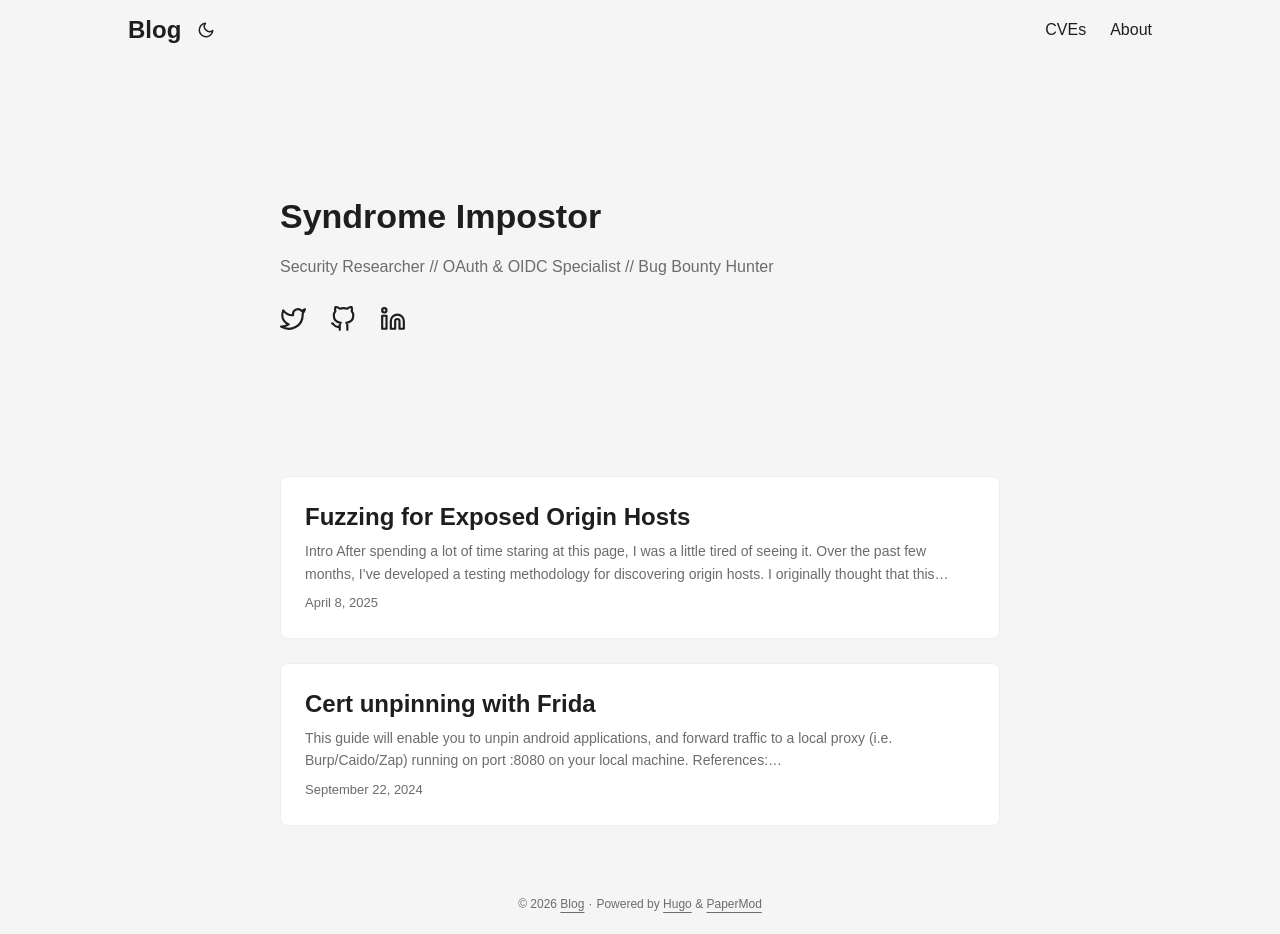
<file: index.html>
<!DOCTYPE html>
<html lang="en" dir="auto" data-theme="auto">

<head>
	<meta name="generator" content="Hugo 0.160.1"><meta charset="utf-8">
<meta http-equiv="X-UA-Compatible" content="IE=edge">
<meta name="viewport" content="width=device-width, initial-scale=1, shrink-to-fit=no">
<meta name="robots" content="index, follow">
<title>Blog</title>

<meta name="description" content="Security research, bug bounty hunting, and OAuth/OIDC vulnerability analysis">
<meta name="author" content="">
<link rel="canonical" href="https://syndrome-impostor.github.io/">
<link crossorigin="anonymous" href="/assets/css/stylesheet.85bb0b5224532cdf5ebf01d3a3a8759a149d086328c34849e538da4808303f7e.css" integrity="sha256-hbsLUiRTLN9evwHTo6h1mhSdCGMow0hJ5TjaSAgwP34=" rel="preload stylesheet" as="style">
<link rel="icon" href="https://syndrome-impostor.github.io/favicon.ico">
<link rel="icon" type="image/png" sizes="16x16" href="https://syndrome-impostor.github.io/favicon-16x16.png">
<link rel="icon" type="image/png" sizes="32x32" href="https://syndrome-impostor.github.io/favicon-32x32.png">
<link rel="apple-touch-icon" href="https://syndrome-impostor.github.io/apple-touch-icon.png">
<link rel="mask-icon" href="https://syndrome-impostor.github.io/safari-pinned-tab.svg">
<meta name="theme-color" content="#2e2e33">
<meta name="msapplication-TileColor" content="#2e2e33">
<link rel="alternate" type="application/rss+xml" href="https://syndrome-impostor.github.io/index.xml" title="rss">
<link rel="alternate" hreflang="en" href="https://syndrome-impostor.github.io/">
<noscript>
    <style>
        #theme-toggle,
        .top-link {
            display: none;
        }

    </style>
    <style>
        @media (prefers-color-scheme: dark) {
            :root {
                --theme: rgb(29, 30, 32);
                --entry: rgb(46, 46, 51);
                --primary: rgb(218, 218, 219);
                --secondary: rgb(155, 156, 157);
                --tertiary: rgb(65, 66, 68);
                --content: rgb(196, 196, 197);
                --code-block-bg: rgb(46, 46, 51);
                --code-bg: rgb(55, 56, 62);
                --border: rgb(51, 51, 51);
                color-scheme: dark;
            }

            .list {
                background: var(--theme);
            }

            .toc {
                background: var(--entry);
            }
        }

    </style>
</noscript>
<script>
    if (localStorage.getItem("pref-theme") === "dark") {
        document.querySelector("html").dataset.theme = 'dark';
    } else if (localStorage.getItem("pref-theme") === "light") {
       document.querySelector("html").dataset.theme = 'light';
    } else if (window.matchMedia('(prefers-color-scheme: dark)').matches) {
        document.querySelector("html").dataset.theme = 'dark';
    } else {
        document.querySelector("html").dataset.theme = 'light';
    }

</script><meta property="og:url" content="https://syndrome-impostor.github.io/">
  <meta property="og:site_name" content="Blog">
  <meta property="og:title" content="Blog">
  <meta property="og:description" content="Security research, bug bounty hunting, and OAuth/OIDC vulnerability analysis">
  <meta property="og:locale" content="en_us">
  <meta property="og:type" content="website">

  <meta name="twitter:card" content="summary">
  <meta name="twitter:title" content="Blog">
  <meta name="twitter:description" content="Security research, bug bounty hunting, and OAuth/OIDC vulnerability analysis">

<script type="application/ld+json">
{
  "@context": "https://schema.org",
  "@type": "Organization",
  "name": "Blog",
  "url": "https://syndrome-impostor.github.io/",
  "description": "Security research, bug bounty hunting, and OAuth/OIDC vulnerability analysis",
  "logo": "https://syndrome-impostor.github.io/favicon.ico",
  "sameAs": [
      "https://x.com/Syndromeimpostr", "https://github.com/syndrome-impostor", "https://www.linkedin.com/in/scott-infosec/"
  ]
}
</script>
</head>
<body class="list" id="top">
    <header class="header">
    <nav class="header-nav">
        <div class="logo">
            <a href="https://syndrome-impostor.github.io/" accesskey="h" title="Blog (Alt + H)">Blog</a>
            <div class="logo-switches">
                <button id="theme-toggle" class="theme-toggle" accesskey="t" title="(Alt + T)" aria-label="Toggle theme">
                    <svg class="moon" xmlns="http://www.w3.org/2000/svg" width="18" height="18" viewBox="0 0 24 24"
                        fill="none" stroke="currentColor" stroke-width="2" stroke-linecap="round"
                        stroke-linejoin="round">
                        <path d="M21 12.79A9 9 0 1 1 11.21 3 7 7 0 0 0 21 12.79z"></path>
                    </svg>
                    <svg class="sun" xmlns="http://www.w3.org/2000/svg" width="18" height="18" viewBox="0 0 24 24"
                        fill="none" stroke="currentColor" stroke-width="2" stroke-linecap="round"
                        stroke-linejoin="round">
                        <circle cx="12" cy="12" r="5"></circle>
                        <line x1="12" y1="1" x2="12" y2="3"></line>
                        <line x1="12" y1="21" x2="12" y2="23"></line>
                        <line x1="4.22" y1="4.22" x2="5.64" y2="5.64"></line>
                        <line x1="18.36" y1="18.36" x2="19.78" y2="19.78"></line>
                        <line x1="1" y1="12" x2="3" y2="12"></line>
                        <line x1="21" y1="12" x2="23" y2="12"></line>
                        <line x1="4.22" y1="19.78" x2="5.64" y2="18.36"></line>
                        <line x1="18.36" y1="5.64" x2="19.78" y2="4.22"></line>
                    </svg>
                </button>
            </div>
        </div>
        <ul id="menu" class="menu">
            <li>
                <a href="https://syndrome-impostor.github.io/cves/" title="CVEs">
                    <span>CVEs</span>
                </a>
            </li>
            <li>
                <a href="https://syndrome-impostor.github.io/about/" title="About">
                    <span>About</span>
                </a>
            </li>
        </ul>
    </nav>
</header>
<main class="main"> 
<article class="first-entry home-info">
    <header class="entry-header">
        <h1>Syndrome Impostor</h1>
    </header>
    <div class="entry-content md-content">
        
        <p>Security Researcher // OAuth &amp; OIDC Specialist // Bug Bounty Hunter</p>

    </div>
    <footer class="entry-footer">
        <div class="social-icons" >
    <a href="https://x.com/Syndromeimpostr" target="_blank" rel="noopener noreferrer me"
        title="Twitter">
        <svg xmlns="http://www.w3.org/2000/svg" viewBox="0 0 24 24" fill="none" stroke="currentColor" stroke-width="2"
    stroke-linecap="round" stroke-linejoin="round">
    <path
        d="M23 3a10.9 10.9 0 0 1-3.14 1.53 4.48 4.48 0 0 0-7.86 3v1A10.66 10.66 0 0 1 3 4s-4 9 5 13a11.64 11.64 0 0 1-7 2c9 5 20 0 20-11.5a4.5 4.5 0 0 0-.08-.83A7.72 7.72 0 0 0 23 3z">
    </path>
</svg>
    </a>
    <a href="https://github.com/syndrome-impostor" target="_blank" rel="noopener noreferrer me"
        title="Github">
        <svg xmlns="http://www.w3.org/2000/svg" viewBox="0 0 24 24" fill="none" stroke="currentColor" stroke-width="2"
    stroke-linecap="round" stroke-linejoin="round">
    <path
        d="M9 19c-5 1.5-5-2.5-7-3m14 6v-3.87a3.37 3.37 0 0 0-.94-2.61c3.14-.35 6.44-1.54 6.44-7A5.44 5.44 0 0 0 20 4.77 5.07 5.07 0 0 0 19.91 1S18.73.65 16 2.48a13.38 13.38 0 0 0-7 0C6.27.65 5.09 1 5.09 1A5.07 5.07 0 0 0 5 4.77a5.44 5.44 0 0 0-1.5 3.78c0 5.42 3.3 6.61 6.44 7A3.37 3.37 0 0 0 9 18.13V22">
    </path>
</svg>
    </a>
    <a href="https://www.linkedin.com/in/scott-infosec/" target="_blank" rel="noopener noreferrer me"
        title="Linkedin">
        <svg xmlns="http://www.w3.org/2000/svg" viewBox="0 0 24 24" fill="none" stroke="currentColor" stroke-width="2"
    stroke-linecap="round" stroke-linejoin="round">
    <path d="M16 8a6 6 0 0 1 6 6v7h-4v-7a2 2 0 0 0-2-2 2 2 0 0 0-2 2v7h-4v-7a6 6 0 0 1 6-6z"></path>
    <rect x="2" y="9" width="4" height="12"></rect>
    <circle cx="4" cy="4" r="2"></circle>
</svg>
    </a>
</div>

    </footer>
</article>

<article class="post-entry"> 
  <header class="entry-header">
    <h2 class="entry-hint-parent">Fuzzing for Exposed Origin Hosts
    </h2>
  </header>
  <div class="entry-content">
    <p>Intro After spending a lot of time staring at this page, I was a little tired of seeing it.
Over the past few months, I’ve developed a testing methodology for discovering origin hosts.
I originally thought that this methodology was just a WAF bypass. However, in the six months it took me to write this up, I’ve used origin host discovery to find applications with unlisted DNS addresses, to access restricted application paths, and to perform server-side attacks with absolutely no rate limits or content filtering. Since this is a methodology and not a direct vulnerability, the potential uses are limited only by your imagination.
...</p>
  </div>
  <footer class="entry-footer"><span title='2025-04-08 14:55:06 -0700 PDT'>April 8, 2025</span></footer>
  <a class="entry-link" aria-label="post link to Fuzzing for Exposed Origin Hosts" href="https://syndrome-impostor.github.io/post/origin_hosts/"></a>
</article>

<article class="post-entry"> 
  <header class="entry-header">
    <h2 class="entry-hint-parent">Cert unpinning with Frida
    </h2>
  </header>
  <div class="entry-content">
    <p>This guide will enable you to unpin android applications, and forward traffic to a local proxy (i.e. Burp/Caido/Zap) running on port :8080 on your local machine.
References:
https://gist.github.com/teknogeek/4dc35fb3801bd7f13e5f0da5b784c725
https://gitlab.com/newbit/rootAVD
https://github.com/frida/frida/releases
Prerequisites You should be running an emulated device with Play Store enabled.
You have a rooted device and adb working. If you do not already, follow instructions on https://gitlab.com/newbit/rootAVD
Modern versions of android require you to use the “FAKEBOOTIMG” option with rootAVD. More info can be found at the link above. You may need to do a clean boot during the setup like so: emulator @device_name -no-snapshot-load
...</p>
  </div>
  <footer class="entry-footer"><span title='2024-09-22 20:45:56 -0700 PDT'>September 22, 2024</span></footer>
  <a class="entry-link" aria-label="post link to Cert unpinning with Frida" href="https://syndrome-impostor.github.io/post/unpinning/"></a>
</article>
    </main>
    
<footer class="footer">
        <span>&copy; 2026 <a href="https://syndrome-impostor.github.io/">Blog</a></span> · 

    <span>
        Powered by
        <a href="https://gohugo.io/" rel="noopener noreferrer" target="_blank">Hugo</a> &
        <a href="https://github.com/adityatelange/hugo-PaperMod/" rel="noopener" target="_blank">PaperMod</a>
    </span>
</footer>
<a href="#top" id="top-link" class="top-link hidden" aria-label="go to top" title="Go to Top (Alt + G)" accesskey="g">
    <svg xmlns="http://www.w3.org/2000/svg" viewBox="0 0 24 24" fill="none" stroke="currentColor" stroke-width="2"
        stroke-linecap="round" stroke-linejoin="round" class="feather feather-chevrons-up">
        <polyline points="17 11 12 6 7 11"></polyline>
        <polyline points="17 18 12 13 7 18"></polyline>
    </svg>
</a>

<script>
    let menu = document.getElementById('menu');
    if (menu) {
        
        const scrollPosition = localStorage.getItem("menu-scroll-position");
        if (scrollPosition) {
            menu.scrollLeft = parseInt(scrollPosition, 10);
        }
        
        menu.onscroll = function () {
            localStorage.setItem("menu-scroll-position", menu.scrollLeft);
        }
    }

    document.querySelectorAll('a[href^="#"]').forEach(anchor => {
        anchor.addEventListener("click", function (e) {
            e.preventDefault();
            var id = this.getAttribute("href").substr(1);
            if (!window.matchMedia('(prefers-reduced-motion: reduce)').matches) {
                document.querySelector(`[id='${decodeURIComponent(id)}']`).scrollIntoView({
                    behavior: "smooth"
                });
            } else {
                document.querySelector(`[id='${decodeURIComponent(id)}']`).scrollIntoView();
            }
            if (id === "top") {
                history.replaceState(null, null, " ");
            } else {
                history.pushState(null, null, `#${id}`);
            }
        });
    });

</script>
<script>
    var toplink = document.getElementById("top-link");
    window.onscroll = function () {
        const scrollThreshold = window.innerHeight;
        if (document.body.scrollTop > scrollThreshold || document.documentElement.scrollTop > scrollThreshold) {
            toplink.classList.remove("hidden");
        } else {
            toplink.classList.add("hidden");
        }
    };

</script>
<script>
    document.getElementById("theme-toggle").addEventListener("click", () => {
        const html = document.querySelector("html");
        if (html.dataset.theme === "dark") {
            html.dataset.theme = 'light';
            localStorage.setItem("pref-theme", 'light');
        } else {
            html.dataset.theme = 'dark';
            localStorage.setItem("pref-theme", 'dark');
        }
    })

</script>
</body>

</html>
</file>
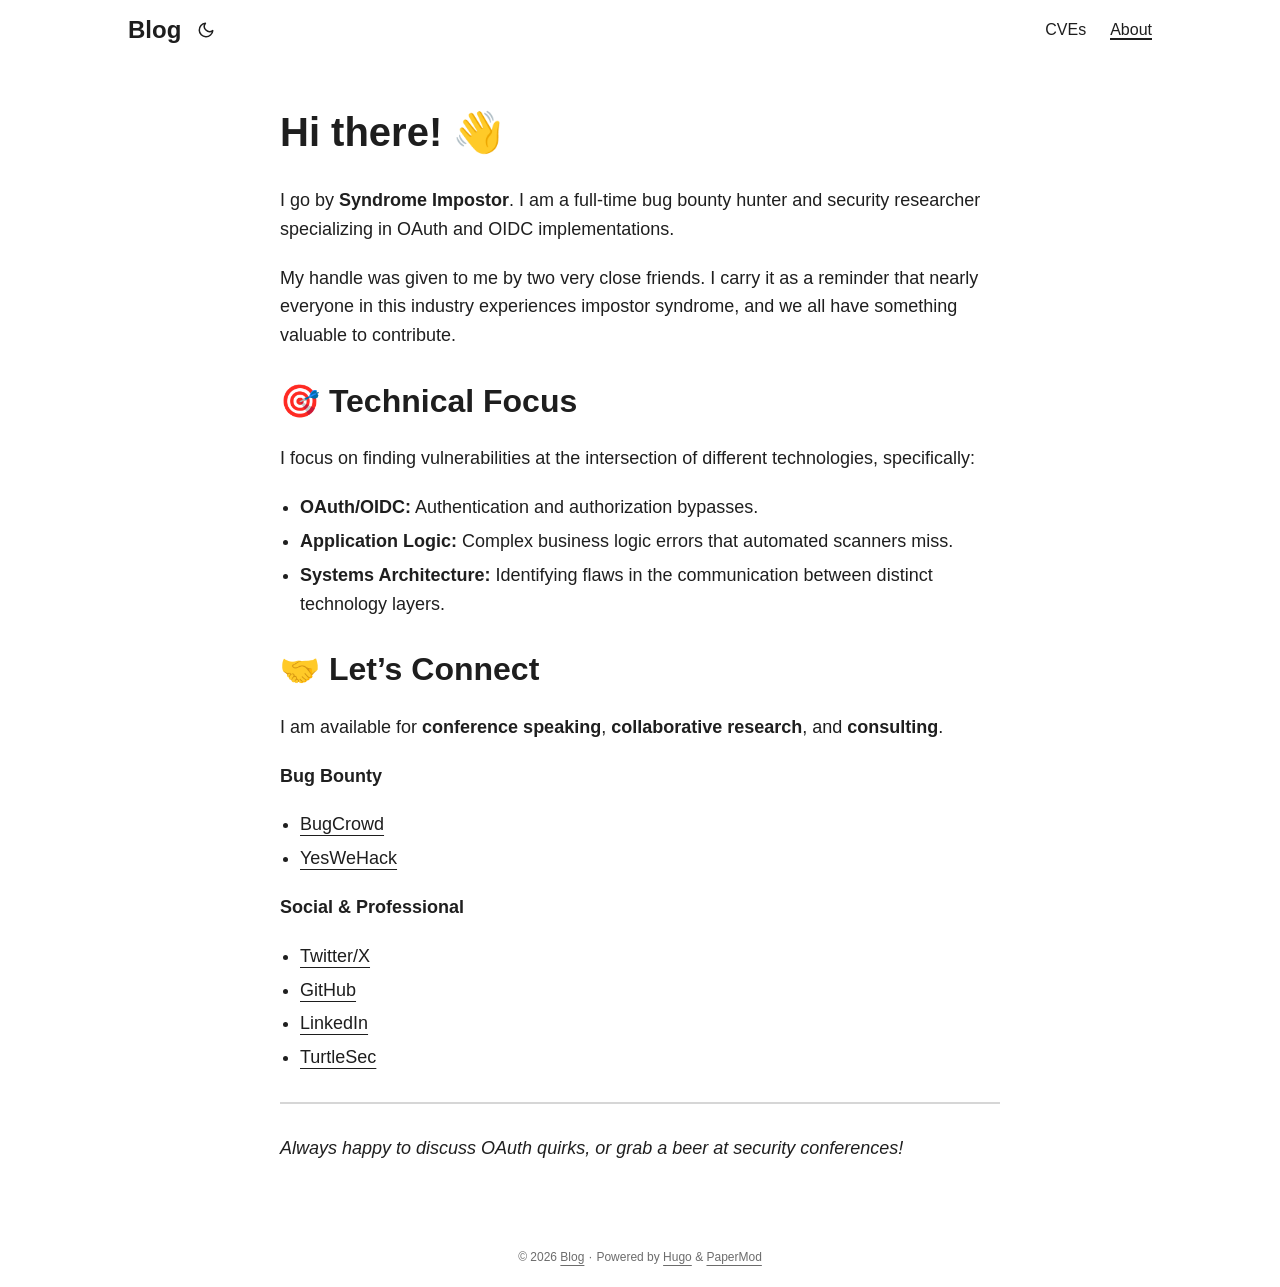
<file: about-us/index.html>
<!DOCTYPE html>
<html lang="en-us">
  <head>
    <title>https://syndrome-impostor.github.io/about/</title>
    <link rel="canonical" href="https://syndrome-impostor.github.io/about/">
    <meta charset="utf-8">
    <meta http-equiv="refresh" content="0; url=https://syndrome-impostor.github.io/about/">
  </head>
</html>
</file>
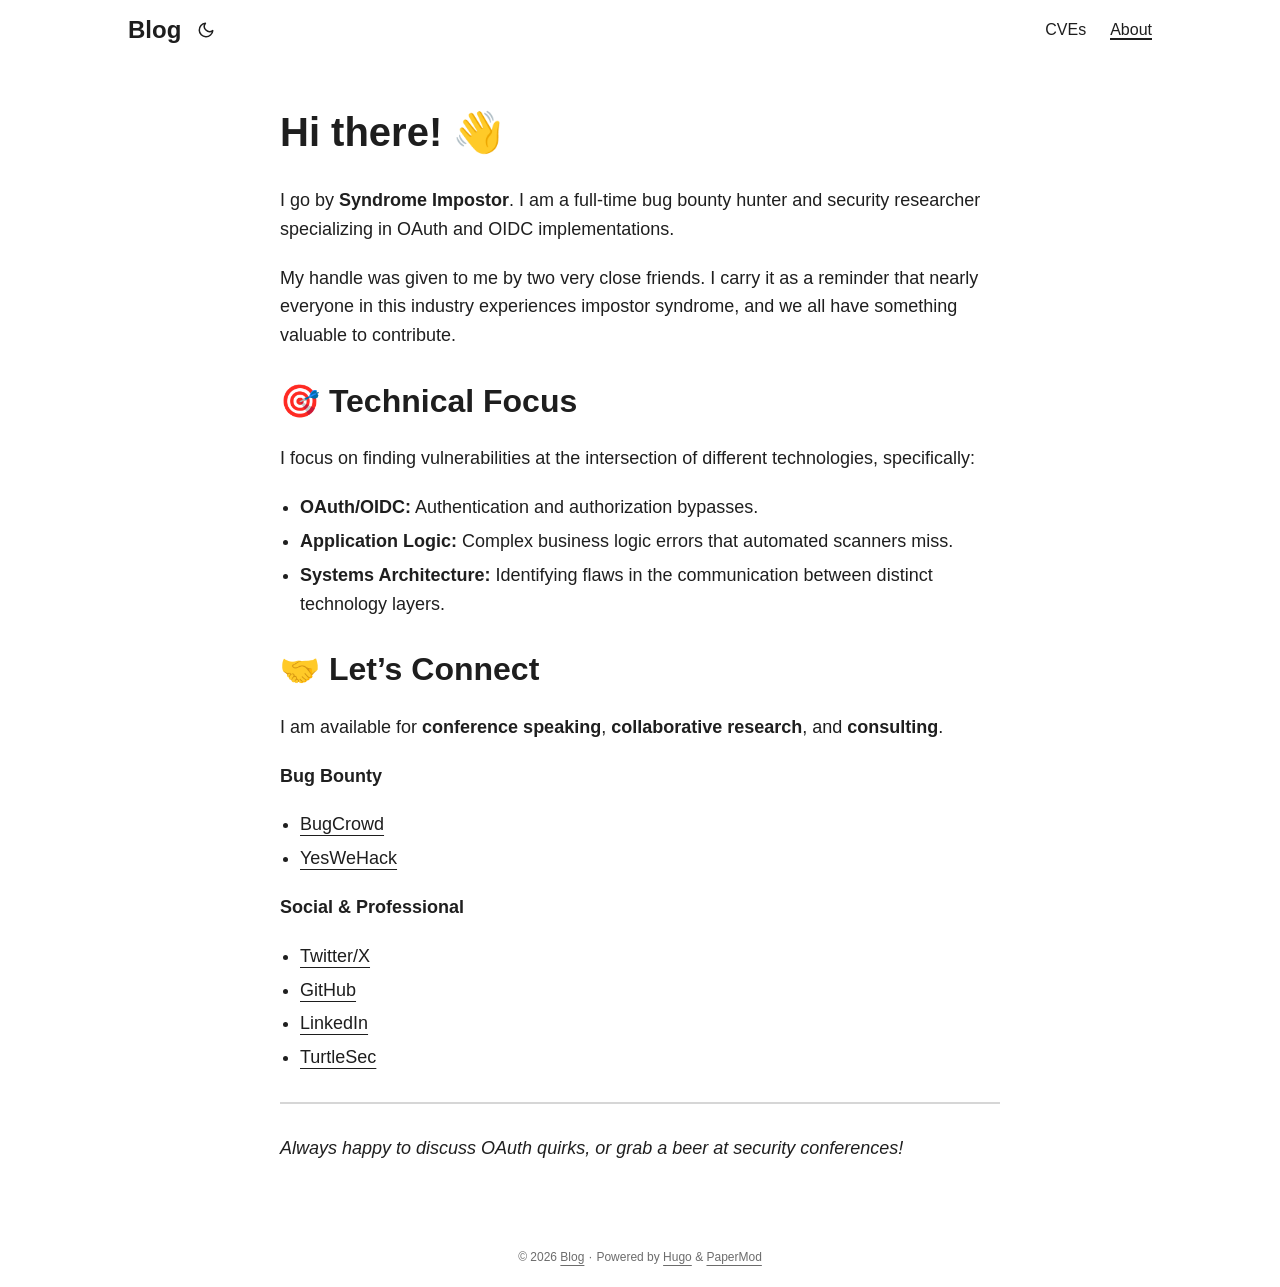
<file: about/index.html>
<!DOCTYPE html>
<html lang="en" dir="auto" data-theme="auto">

<head><meta charset="utf-8">
<meta http-equiv="X-UA-Compatible" content="IE=edge">
<meta name="viewport" content="width=device-width, initial-scale=1, shrink-to-fit=no">
<meta name="robots" content="index, follow">
<title>Hi there! 👋 | Blog</title>
<meta name="keywords" content="">
<meta name="description" content="I go by Syndrome Impostor. I am a full-time bug bounty hunter and security researcher specializing in OAuth and OIDC implementations.
My handle was given to me by two very close friends. I carry it as a reminder that nearly everyone in this industry experiences impostor syndrome, and we all have something valuable to contribute.
🎯 Technical Focus
I focus on finding vulnerabilities at the intersection of different technologies, specifically:">
<meta name="author" content="">
<link rel="canonical" href="https://syndrome-impostor.github.io/about/">
<link crossorigin="anonymous" href="/assets/css/stylesheet.85bb0b5224532cdf5ebf01d3a3a8759a149d086328c34849e538da4808303f7e.css" integrity="sha256-hbsLUiRTLN9evwHTo6h1mhSdCGMow0hJ5TjaSAgwP34=" rel="preload stylesheet" as="style">
<link rel="icon" href="https://syndrome-impostor.github.io/favicon.ico">
<link rel="icon" type="image/png" sizes="16x16" href="https://syndrome-impostor.github.io/favicon-16x16.png">
<link rel="icon" type="image/png" sizes="32x32" href="https://syndrome-impostor.github.io/favicon-32x32.png">
<link rel="apple-touch-icon" href="https://syndrome-impostor.github.io/apple-touch-icon.png">
<link rel="mask-icon" href="https://syndrome-impostor.github.io/safari-pinned-tab.svg">
<meta name="theme-color" content="#2e2e33">
<meta name="msapplication-TileColor" content="#2e2e33">
<link rel="alternate" hreflang="en" href="https://syndrome-impostor.github.io/about/">
<noscript>
    <style>
        #theme-toggle,
        .top-link {
            display: none;
        }

    </style>
    <style>
        @media (prefers-color-scheme: dark) {
            :root {
                --theme: rgb(29, 30, 32);
                --entry: rgb(46, 46, 51);
                --primary: rgb(218, 218, 219);
                --secondary: rgb(155, 156, 157);
                --tertiary: rgb(65, 66, 68);
                --content: rgb(196, 196, 197);
                --code-block-bg: rgb(46, 46, 51);
                --code-bg: rgb(55, 56, 62);
                --border: rgb(51, 51, 51);
                color-scheme: dark;
            }

            .list {
                background: var(--theme);
            }

            .toc {
                background: var(--entry);
            }
        }

    </style>
</noscript>
<script>
    if (localStorage.getItem("pref-theme") === "dark") {
        document.querySelector("html").dataset.theme = 'dark';
    } else if (localStorage.getItem("pref-theme") === "light") {
       document.querySelector("html").dataset.theme = 'light';
    } else if (window.matchMedia('(prefers-color-scheme: dark)').matches) {
        document.querySelector("html").dataset.theme = 'dark';
    } else {
        document.querySelector("html").dataset.theme = 'light';
    }

</script><meta property="og:url" content="https://syndrome-impostor.github.io/about/">
  <meta property="og:site_name" content="Blog">
  <meta property="og:title" content="Hi there! 👋">
  <meta property="og:description" content="I go by Syndrome Impostor. I am a full-time bug bounty hunter and security researcher specializing in OAuth and OIDC implementations.
My handle was given to me by two very close friends. I carry it as a reminder that nearly everyone in this industry experiences impostor syndrome, and we all have something valuable to contribute.
🎯 Technical Focus I focus on finding vulnerabilities at the intersection of different technologies, specifically:">
  <meta property="og:locale" content="en_us">
  <meta property="og:type" content="article">

  <meta name="twitter:card" content="summary">
  <meta name="twitter:title" content="Hi there! 👋">
  <meta name="twitter:description" content="I go by Syndrome Impostor. I am a full-time bug bounty hunter and security researcher specializing in OAuth and OIDC implementations.
My handle was given to me by two very close friends. I carry it as a reminder that nearly everyone in this industry experiences impostor syndrome, and we all have something valuable to contribute.
🎯 Technical Focus I focus on finding vulnerabilities at the intersection of different technologies, specifically:">


<script type="application/ld+json">
{
  "@context": "https://schema.org",
  "@type": "BreadcrumbList",
  "itemListElement": [
    {
      "@type": "ListItem",
      "position":  1 ,
      "name": "Hi there! 👋",
      "item": "https://syndrome-impostor.github.io/about/"
    }
  ]
}
</script>
<script type="application/ld+json">
{
  "@context": "https://schema.org",
  "@type": "BlogPosting",
  "headline": "Hi there! 👋",
  "name": "Hi there! 👋",
  "description": "I go by Syndrome Impostor. I am a full-time bug bounty hunter and security researcher specializing in OAuth and OIDC implementations.\nMy handle was given to me by two very close friends. I carry it as a reminder that nearly everyone in this industry experiences impostor syndrome, and we all have something valuable to contribute.\n🎯 Technical Focus I focus on finding vulnerabilities at the intersection of different technologies, specifically:\n",
  "keywords": [
    
  ],
  "articleBody": "I go by Syndrome Impostor. I am a full-time bug bounty hunter and security researcher specializing in OAuth and OIDC implementations.\nMy handle was given to me by two very close friends. I carry it as a reminder that nearly everyone in this industry experiences impostor syndrome, and we all have something valuable to contribute.\n🎯 Technical Focus I focus on finding vulnerabilities at the intersection of different technologies, specifically:\nOAuth/OIDC: Authentication and authorization bypasses. Application Logic: Complex business logic errors that automated scanners miss. Systems Architecture: Identifying flaws in the communication between distinct technology layers. 🤝 Let’s Connect I am available for conference speaking, collaborative research, and consulting.\nBug Bounty\nBugCrowd YesWeHack Social \u0026 Professional\nTwitter/X GitHub LinkedIn TurtleSec Always happy to discuss OAuth quirks, or grab a beer at security conferences!\n",
  "wordCount" : "133",
  "inLanguage": "en",
  "datePublished": "0001-01-01T00:00:00Z",
  "dateModified": "0001-01-01T00:00:00Z",
  "mainEntityOfPage": {
    "@type": "WebPage",
    "@id": "https://syndrome-impostor.github.io/about/"
  },
  "publisher": {
    "@type": "Organization",
    "name": "Blog",
    "logo": {
      "@type": "ImageObject",
      "url": "https://syndrome-impostor.github.io/favicon.ico"
    }
  }
}
</script>
</head>
<body id="top">
    <header class="header">
    <nav class="header-nav">
        <div class="logo">
            <a href="https://syndrome-impostor.github.io/" accesskey="h" title="Blog (Alt + H)">Blog</a>
            <div class="logo-switches">
                <button id="theme-toggle" class="theme-toggle" accesskey="t" title="(Alt + T)" aria-label="Toggle theme">
                    <svg class="moon" xmlns="http://www.w3.org/2000/svg" width="18" height="18" viewBox="0 0 24 24"
                        fill="none" stroke="currentColor" stroke-width="2" stroke-linecap="round"
                        stroke-linejoin="round">
                        <path d="M21 12.79A9 9 0 1 1 11.21 3 7 7 0 0 0 21 12.79z"></path>
                    </svg>
                    <svg class="sun" xmlns="http://www.w3.org/2000/svg" width="18" height="18" viewBox="0 0 24 24"
                        fill="none" stroke="currentColor" stroke-width="2" stroke-linecap="round"
                        stroke-linejoin="round">
                        <circle cx="12" cy="12" r="5"></circle>
                        <line x1="12" y1="1" x2="12" y2="3"></line>
                        <line x1="12" y1="21" x2="12" y2="23"></line>
                        <line x1="4.22" y1="4.22" x2="5.64" y2="5.64"></line>
                        <line x1="18.36" y1="18.36" x2="19.78" y2="19.78"></line>
                        <line x1="1" y1="12" x2="3" y2="12"></line>
                        <line x1="21" y1="12" x2="23" y2="12"></line>
                        <line x1="4.22" y1="19.78" x2="5.64" y2="18.36"></line>
                        <line x1="18.36" y1="5.64" x2="19.78" y2="4.22"></line>
                    </svg>
                </button>
            </div>
        </div>
        <ul id="menu" class="menu">
            <li>
                <a href="https://syndrome-impostor.github.io/cves/" title="CVEs">
                    <span>CVEs</span>
                </a>
            </li>
            <li>
                <a href="https://syndrome-impostor.github.io/about/" title="About">
                    <span class="active">About</span>
                </a>
            </li>
        </ul>
    </nav>
</header>
<main class="main">

<article class="post-single">
  <header class="post-header">
    
    <h1 class="post-title entry-hint-parent">
      Hi there! 👋
    </h1>
    <div class="post-meta">

</div>
  </header> 
  <div class="post-content md-content"><p>I go by <strong>Syndrome Impostor</strong>. I am a full-time bug bounty hunter and security researcher specializing in OAuth and OIDC implementations.</p>
<p>My handle was given to me by two very close friends. I carry it as a reminder that nearly everyone in this industry experiences impostor syndrome, and we all have something valuable to contribute.</p>
<h2 id="-technical-focus">🎯 Technical Focus<a hidden class="anchor" aria-hidden="true" href="#-technical-focus">#</a></h2>
<p>I focus on finding vulnerabilities at the intersection of different technologies, specifically:</p>
<ul>
<li><strong>OAuth/OIDC:</strong> Authentication and authorization bypasses.</li>
<li><strong>Application Logic:</strong> Complex business logic errors that automated scanners miss.</li>
<li><strong>Systems Architecture:</strong> Identifying flaws in the communication between distinct technology layers.</li>
</ul>
<h2 id="-lets-connect">🤝 Let&rsquo;s Connect<a hidden class="anchor" aria-hidden="true" href="#-lets-connect">#</a></h2>
<p>I am available for <strong>conference speaking</strong>, <strong>collaborative research</strong>, and <strong>consulting</strong>.</p>
<p><strong>Bug Bounty</strong></p>
<ul>
<li><a href="https://bugcrowd.com/h/syndrome-impostor">BugCrowd</a></li>
<li><a href="https://yeswehack.com/hunters/syndrome-impostor">YesWeHack</a></li>
</ul>
<p><strong>Social &amp; Professional</strong></p>
<ul>
<li><a href="https://x.com/Syndromeimpostr">Twitter/X</a></li>
<li><a href="https://github.com/syndrome-impostor">GitHub</a></li>
<li><a href="https://www.linkedin.com/in/scott-infosec/">LinkedIn</a></li>
<li><a href="https://turtlesec.io/">TurtleSec</a></li>
</ul>
<hr>
<p><em>Always happy to discuss OAuth quirks, or grab a beer at security conferences!</em></p>


  </div>

  <footer class="post-footer">
    <ul class="post-tags">
    </ul>
  </footer>
</article>
    </main>
    
<footer class="footer">
        <span>&copy; 2026 <a href="https://syndrome-impostor.github.io/">Blog</a></span> · 

    <span>
        Powered by
        <a href="https://gohugo.io/" rel="noopener noreferrer" target="_blank">Hugo</a> &
        <a href="https://github.com/adityatelange/hugo-PaperMod/" rel="noopener" target="_blank">PaperMod</a>
    </span>
</footer>
<a href="#top" id="top-link" class="top-link hidden" aria-label="go to top" title="Go to Top (Alt + G)" accesskey="g">
    <svg xmlns="http://www.w3.org/2000/svg" viewBox="0 0 24 24" fill="none" stroke="currentColor" stroke-width="2"
        stroke-linecap="round" stroke-linejoin="round" class="feather feather-chevrons-up">
        <polyline points="17 11 12 6 7 11"></polyline>
        <polyline points="17 18 12 13 7 18"></polyline>
    </svg>
</a>

<script>
    let menu = document.getElementById('menu');
    if (menu) {
        
        const scrollPosition = localStorage.getItem("menu-scroll-position");
        if (scrollPosition) {
            menu.scrollLeft = parseInt(scrollPosition, 10);
        }
        
        menu.onscroll = function () {
            localStorage.setItem("menu-scroll-position", menu.scrollLeft);
        }
    }

    document.querySelectorAll('a[href^="#"]').forEach(anchor => {
        anchor.addEventListener("click", function (e) {
            e.preventDefault();
            var id = this.getAttribute("href").substr(1);
            if (!window.matchMedia('(prefers-reduced-motion: reduce)').matches) {
                document.querySelector(`[id='${decodeURIComponent(id)}']`).scrollIntoView({
                    behavior: "smooth"
                });
            } else {
                document.querySelector(`[id='${decodeURIComponent(id)}']`).scrollIntoView();
            }
            if (id === "top") {
                history.replaceState(null, null, " ");
            } else {
                history.pushState(null, null, `#${id}`);
            }
        });
    });

</script>
<script>
    var toplink = document.getElementById("top-link");
    window.onscroll = function () {
        const scrollThreshold = window.innerHeight;
        if (document.body.scrollTop > scrollThreshold || document.documentElement.scrollTop > scrollThreshold) {
            toplink.classList.remove("hidden");
        } else {
            toplink.classList.add("hidden");
        }
    };

</script>
<script>
    document.getElementById("theme-toggle").addEventListener("click", () => {
        const html = document.querySelector("html");
        if (html.dataset.theme === "dark") {
            html.dataset.theme = 'light';
            localStorage.setItem("pref-theme", 'light');
        } else {
            html.dataset.theme = 'dark';
            localStorage.setItem("pref-theme", 'dark');
        }
    })

</script>
</body>

</html>
</file>
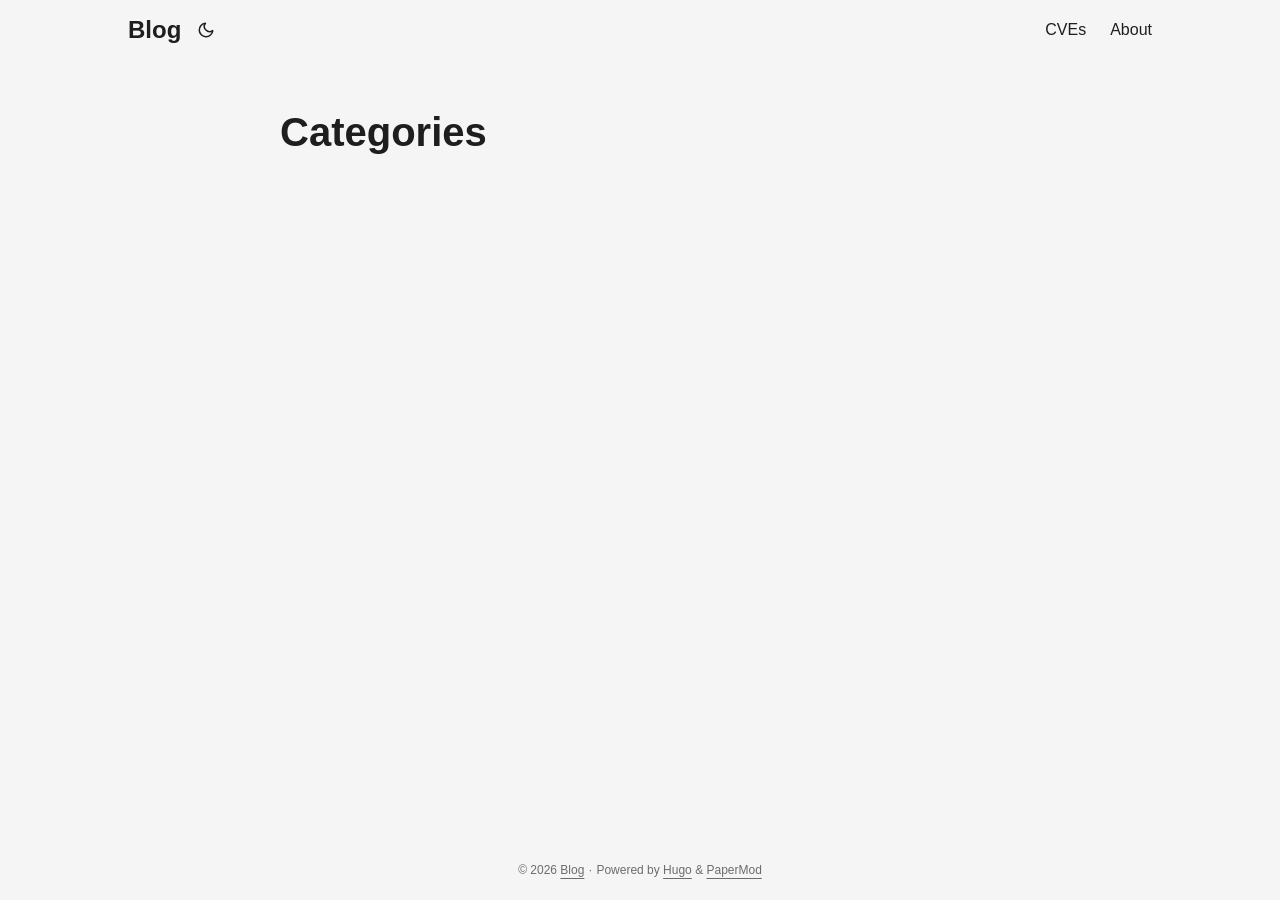
<file: categories/index.html>
<!DOCTYPE html>
<html lang="en" dir="auto" data-theme="auto">

<head><meta charset="utf-8">
<meta http-equiv="X-UA-Compatible" content="IE=edge">
<meta name="viewport" content="width=device-width, initial-scale=1, shrink-to-fit=no">
<meta name="robots" content="index, follow">
<title>Categories | Blog</title>
<meta name="keywords" content="">
<meta name="description" content="Security research, bug bounty hunting, and OAuth/OIDC vulnerability analysis">
<meta name="author" content="">
<link rel="canonical" href="https://syndrome-impostor.github.io/categories/">
<link crossorigin="anonymous" href="/assets/css/stylesheet.85bb0b5224532cdf5ebf01d3a3a8759a149d086328c34849e538da4808303f7e.css" integrity="sha256-hbsLUiRTLN9evwHTo6h1mhSdCGMow0hJ5TjaSAgwP34=" rel="preload stylesheet" as="style">
<link rel="icon" href="https://syndrome-impostor.github.io/favicon.ico">
<link rel="icon" type="image/png" sizes="16x16" href="https://syndrome-impostor.github.io/favicon-16x16.png">
<link rel="icon" type="image/png" sizes="32x32" href="https://syndrome-impostor.github.io/favicon-32x32.png">
<link rel="apple-touch-icon" href="https://syndrome-impostor.github.io/apple-touch-icon.png">
<link rel="mask-icon" href="https://syndrome-impostor.github.io/safari-pinned-tab.svg">
<meta name="theme-color" content="#2e2e33">
<meta name="msapplication-TileColor" content="#2e2e33">
<link rel="alternate" type="application/rss+xml" href="https://syndrome-impostor.github.io/categories/index.xml" title="rss">
<link rel="alternate" hreflang="en" href="https://syndrome-impostor.github.io/categories/">
<noscript>
    <style>
        #theme-toggle,
        .top-link {
            display: none;
        }

    </style>
    <style>
        @media (prefers-color-scheme: dark) {
            :root {
                --theme: rgb(29, 30, 32);
                --entry: rgb(46, 46, 51);
                --primary: rgb(218, 218, 219);
                --secondary: rgb(155, 156, 157);
                --tertiary: rgb(65, 66, 68);
                --content: rgb(196, 196, 197);
                --code-block-bg: rgb(46, 46, 51);
                --code-bg: rgb(55, 56, 62);
                --border: rgb(51, 51, 51);
                color-scheme: dark;
            }

            .list {
                background: var(--theme);
            }

            .toc {
                background: var(--entry);
            }
        }

    </style>
</noscript>
<script>
    if (localStorage.getItem("pref-theme") === "dark") {
        document.querySelector("html").dataset.theme = 'dark';
    } else if (localStorage.getItem("pref-theme") === "light") {
       document.querySelector("html").dataset.theme = 'light';
    } else if (window.matchMedia('(prefers-color-scheme: dark)').matches) {
        document.querySelector("html").dataset.theme = 'dark';
    } else {
        document.querySelector("html").dataset.theme = 'light';
    }

</script><meta property="og:url" content="https://syndrome-impostor.github.io/categories/">
  <meta property="og:site_name" content="Blog">
  <meta property="og:title" content="Categories">
  <meta property="og:description" content="Security research, bug bounty hunting, and OAuth/OIDC vulnerability analysis">
  <meta property="og:locale" content="en_us">
  <meta property="og:type" content="website">

  <meta name="twitter:card" content="summary">
  <meta name="twitter:title" content="Categories">
  <meta name="twitter:description" content="Security research, bug bounty hunting, and OAuth/OIDC vulnerability analysis">

</head>
<body class="list" id="top">
    <header class="header">
    <nav class="header-nav">
        <div class="logo">
            <a href="https://syndrome-impostor.github.io/" accesskey="h" title="Blog (Alt + H)">Blog</a>
            <div class="logo-switches">
                <button id="theme-toggle" class="theme-toggle" accesskey="t" title="(Alt + T)" aria-label="Toggle theme">
                    <svg class="moon" xmlns="http://www.w3.org/2000/svg" width="18" height="18" viewBox="0 0 24 24"
                        fill="none" stroke="currentColor" stroke-width="2" stroke-linecap="round"
                        stroke-linejoin="round">
                        <path d="M21 12.79A9 9 0 1 1 11.21 3 7 7 0 0 0 21 12.79z"></path>
                    </svg>
                    <svg class="sun" xmlns="http://www.w3.org/2000/svg" width="18" height="18" viewBox="0 0 24 24"
                        fill="none" stroke="currentColor" stroke-width="2" stroke-linecap="round"
                        stroke-linejoin="round">
                        <circle cx="12" cy="12" r="5"></circle>
                        <line x1="12" y1="1" x2="12" y2="3"></line>
                        <line x1="12" y1="21" x2="12" y2="23"></line>
                        <line x1="4.22" y1="4.22" x2="5.64" y2="5.64"></line>
                        <line x1="18.36" y1="18.36" x2="19.78" y2="19.78"></line>
                        <line x1="1" y1="12" x2="3" y2="12"></line>
                        <line x1="21" y1="12" x2="23" y2="12"></line>
                        <line x1="4.22" y1="19.78" x2="5.64" y2="18.36"></line>
                        <line x1="18.36" y1="5.64" x2="19.78" y2="4.22"></line>
                    </svg>
                </button>
            </div>
        </div>
        <ul id="menu" class="menu">
            <li>
                <a href="https://syndrome-impostor.github.io/cves/" title="CVEs">
                    <span>CVEs</span>
                </a>
            </li>
            <li>
                <a href="https://syndrome-impostor.github.io/about/" title="About">
                    <span>About</span>
                </a>
            </li>
        </ul>
    </nav>
</header>
<main class="main">
<header class="page-header">
    <h1>Categories</h1>
</header>

<ul class="terms-tags">
</ul>
    </main>
    
<footer class="footer">
        <span>&copy; 2026 <a href="https://syndrome-impostor.github.io/">Blog</a></span> · 

    <span>
        Powered by
        <a href="https://gohugo.io/" rel="noopener noreferrer" target="_blank">Hugo</a> &
        <a href="https://github.com/adityatelange/hugo-PaperMod/" rel="noopener" target="_blank">PaperMod</a>
    </span>
</footer>
<a href="#top" id="top-link" class="top-link hidden" aria-label="go to top" title="Go to Top (Alt + G)" accesskey="g">
    <svg xmlns="http://www.w3.org/2000/svg" viewBox="0 0 24 24" fill="none" stroke="currentColor" stroke-width="2"
        stroke-linecap="round" stroke-linejoin="round" class="feather feather-chevrons-up">
        <polyline points="17 11 12 6 7 11"></polyline>
        <polyline points="17 18 12 13 7 18"></polyline>
    </svg>
</a>

<script>
    let menu = document.getElementById('menu');
    if (menu) {
        
        const scrollPosition = localStorage.getItem("menu-scroll-position");
        if (scrollPosition) {
            menu.scrollLeft = parseInt(scrollPosition, 10);
        }
        
        menu.onscroll = function () {
            localStorage.setItem("menu-scroll-position", menu.scrollLeft);
        }
    }

    document.querySelectorAll('a[href^="#"]').forEach(anchor => {
        anchor.addEventListener("click", function (e) {
            e.preventDefault();
            var id = this.getAttribute("href").substr(1);
            if (!window.matchMedia('(prefers-reduced-motion: reduce)').matches) {
                document.querySelector(`[id='${decodeURIComponent(id)}']`).scrollIntoView({
                    behavior: "smooth"
                });
            } else {
                document.querySelector(`[id='${decodeURIComponent(id)}']`).scrollIntoView();
            }
            if (id === "top") {
                history.replaceState(null, null, " ");
            } else {
                history.pushState(null, null, `#${id}`);
            }
        });
    });

</script>
<script>
    var toplink = document.getElementById("top-link");
    window.onscroll = function () {
        const scrollThreshold = window.innerHeight;
        if (document.body.scrollTop > scrollThreshold || document.documentElement.scrollTop > scrollThreshold) {
            toplink.classList.remove("hidden");
        } else {
            toplink.classList.add("hidden");
        }
    };

</script>
<script>
    document.getElementById("theme-toggle").addEventListener("click", () => {
        const html = document.querySelector("html");
        if (html.dataset.theme === "dark") {
            html.dataset.theme = 'light';
            localStorage.setItem("pref-theme", 'light');
        } else {
            html.dataset.theme = 'dark';
            localStorage.setItem("pref-theme", 'dark');
        }
    })

</script>
</body>

</html>
</file>
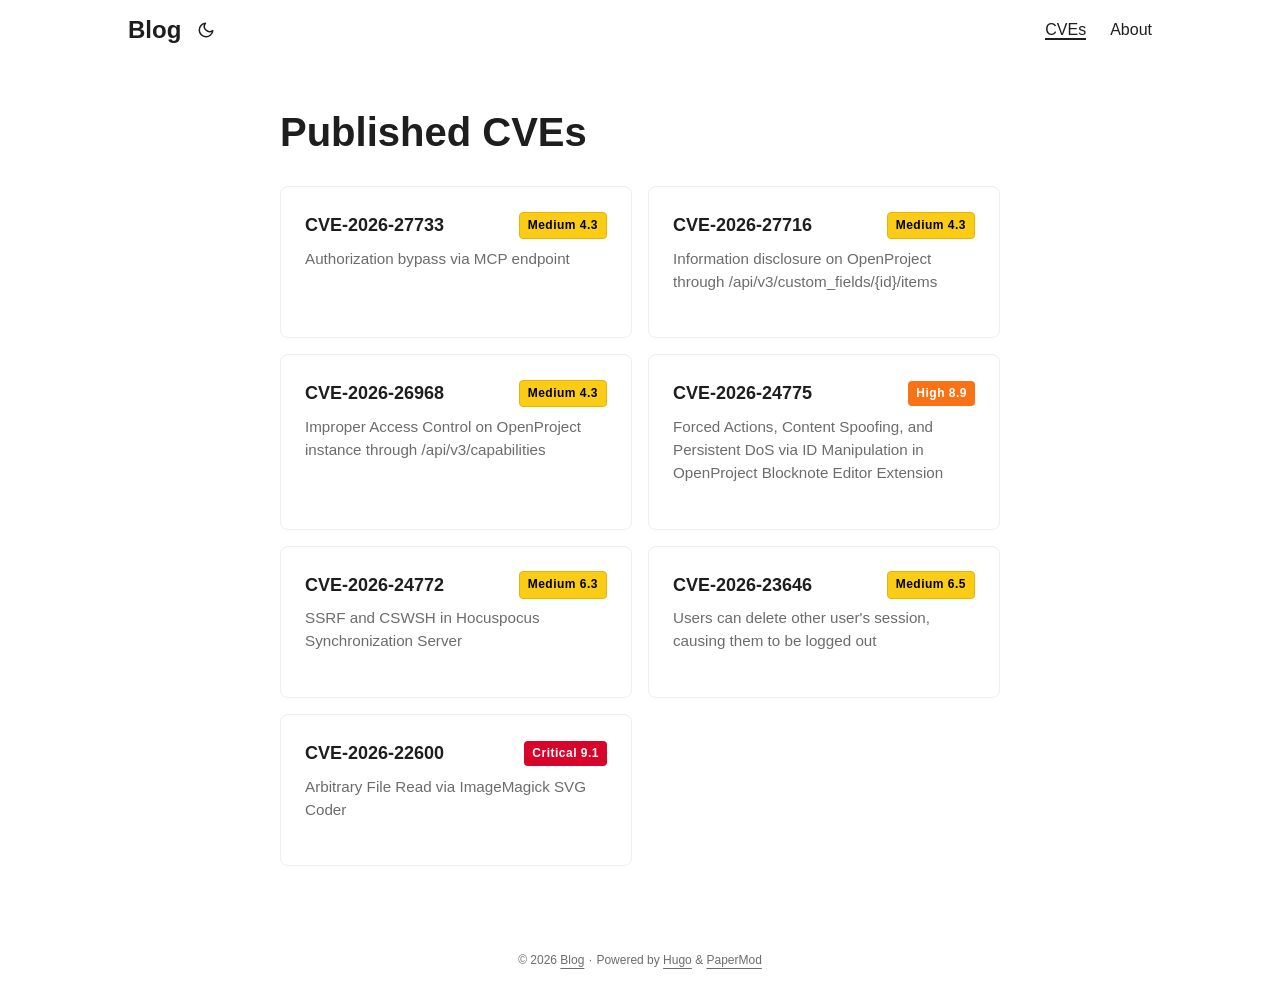
<file: cves/index.html>
<!DOCTYPE html>
<html lang="en" dir="auto" data-theme="auto">

<head><meta charset="utf-8">
<meta http-equiv="X-UA-Compatible" content="IE=edge">
<meta name="viewport" content="width=device-width, initial-scale=1, shrink-to-fit=no">
<meta name="robots" content="index, follow">
<title>Published CVEs | Blog</title>
<meta name="keywords" content="">
<meta name="description" content="
    
    
        
            
                CVE-2026-27733
            
            Medium 4.3
        
        Authorization bypass via MCP endpoint
    
    
    
        
            
                CVE-2026-27716
            
            Medium 4.3
        
        Information disclosure on OpenProject through /api/v3/custom_fields/{id}/items
    
    
    
        
            
                CVE-2026-26968
            
            Medium 4.3
        
        Improper Access Control on OpenProject instance through /api/v3/capabilities
    
    
    
        
            
                CVE-2026-24775
            
            High 8.9
        
        Forced Actions, Content Spoofing, and Persistent DoS via ID Manipulation in OpenProject Blocknote Editor Extension
    
    
    
        
            
                CVE-2026-24772
            
            Medium 6.3
        
        SSRF and CSWSH in Hocuspocus Synchronization Server
    
    
    
        
            
                CVE-2026-23646
            
            Medium 6.5
        
        Users can delete other user&#39;s session, causing them to be logged out
    
    
    
        
            
                CVE-2026-22600
            
            Critical 9.1
        
        Arbitrary File Read via ImageMagick SVG Coder">
<meta name="author" content="">
<link rel="canonical" href="https://syndrome-impostor.github.io/cves/">
<link crossorigin="anonymous" href="/assets/css/stylesheet.85bb0b5224532cdf5ebf01d3a3a8759a149d086328c34849e538da4808303f7e.css" integrity="sha256-hbsLUiRTLN9evwHTo6h1mhSdCGMow0hJ5TjaSAgwP34=" rel="preload stylesheet" as="style">
<link rel="icon" href="https://syndrome-impostor.github.io/favicon.ico">
<link rel="icon" type="image/png" sizes="16x16" href="https://syndrome-impostor.github.io/favicon-16x16.png">
<link rel="icon" type="image/png" sizes="32x32" href="https://syndrome-impostor.github.io/favicon-32x32.png">
<link rel="apple-touch-icon" href="https://syndrome-impostor.github.io/apple-touch-icon.png">
<link rel="mask-icon" href="https://syndrome-impostor.github.io/safari-pinned-tab.svg">
<meta name="theme-color" content="#2e2e33">
<meta name="msapplication-TileColor" content="#2e2e33">
<link rel="alternate" hreflang="en" href="https://syndrome-impostor.github.io/cves/">
<noscript>
    <style>
        #theme-toggle,
        .top-link {
            display: none;
        }

    </style>
    <style>
        @media (prefers-color-scheme: dark) {
            :root {
                --theme: rgb(29, 30, 32);
                --entry: rgb(46, 46, 51);
                --primary: rgb(218, 218, 219);
                --secondary: rgb(155, 156, 157);
                --tertiary: rgb(65, 66, 68);
                --content: rgb(196, 196, 197);
                --code-block-bg: rgb(46, 46, 51);
                --code-bg: rgb(55, 56, 62);
                --border: rgb(51, 51, 51);
                color-scheme: dark;
            }

            .list {
                background: var(--theme);
            }

            .toc {
                background: var(--entry);
            }
        }

    </style>
</noscript>
<script>
    if (localStorage.getItem("pref-theme") === "dark") {
        document.querySelector("html").dataset.theme = 'dark';
    } else if (localStorage.getItem("pref-theme") === "light") {
       document.querySelector("html").dataset.theme = 'light';
    } else if (window.matchMedia('(prefers-color-scheme: dark)').matches) {
        document.querySelector("html").dataset.theme = 'dark';
    } else {
        document.querySelector("html").dataset.theme = 'light';
    }

</script><meta property="og:url" content="https://syndrome-impostor.github.io/cves/">
  <meta property="og:site_name" content="Blog">
  <meta property="og:title" content="Published CVEs">
  <meta property="og:description" content="CVE-2026-27733 Medium 4.3 Authorization bypass via MCP endpoint
CVE-2026-27716 Medium 4.3 Information disclosure on OpenProject through /api/v3/custom_fields/{id}/items
CVE-2026-26968 Medium 4.3 Improper Access Control on OpenProject instance through /api/v3/capabilities
CVE-2026-24775 High 8.9 Forced Actions, Content Spoofing, and Persistent DoS via ID Manipulation in OpenProject Blocknote Editor Extension
CVE-2026-24772 Medium 6.3 SSRF and CSWSH in Hocuspocus Synchronization Server
CVE-2026-23646 Medium 6.5 Users can delete other user&#39;s session, causing them to be logged out
CVE-2026-22600 Critical 9.1 Arbitrary File Read via ImageMagick SVG Coder">
  <meta property="og:locale" content="en_us">
  <meta property="og:type" content="article">

  <meta name="twitter:card" content="summary">
  <meta name="twitter:title" content="Published CVEs">
  <meta name="twitter:description" content="CVE-2026-27733 Medium 4.3 Authorization bypass via MCP endpoint
CVE-2026-27716 Medium 4.3 Information disclosure on OpenProject through /api/v3/custom_fields/{id}/items
CVE-2026-26968 Medium 4.3 Improper Access Control on OpenProject instance through /api/v3/capabilities
CVE-2026-24775 High 8.9 Forced Actions, Content Spoofing, and Persistent DoS via ID Manipulation in OpenProject Blocknote Editor Extension
CVE-2026-24772 Medium 6.3 SSRF and CSWSH in Hocuspocus Synchronization Server
CVE-2026-23646 Medium 6.5 Users can delete other user&#39;s session, causing them to be logged out
CVE-2026-22600 Critical 9.1 Arbitrary File Read via ImageMagick SVG Coder">


<script type="application/ld+json">
{
  "@context": "https://schema.org",
  "@type": "BreadcrumbList",
  "itemListElement": [
    {
      "@type": "ListItem",
      "position":  1 ,
      "name": "Published CVEs",
      "item": "https://syndrome-impostor.github.io/cves/"
    }
  ]
}
</script>
<script type="application/ld+json">
{
  "@context": "https://schema.org",
  "@type": "BlogPosting",
  "headline": "Published CVEs",
  "name": "Published CVEs",
  "description": " CVE-2026-27733 Medium 4.3 Authorization bypass via MCP endpoint\nCVE-2026-27716 Medium 4.3 Information disclosure on OpenProject through /api/v3/custom_fields/{id}/items\nCVE-2026-26968 Medium 4.3 Improper Access Control on OpenProject instance through /api/v3/capabilities\nCVE-2026-24775 High 8.9 Forced Actions, Content Spoofing, and Persistent DoS via ID Manipulation in OpenProject Blocknote Editor Extension\nCVE-2026-24772 Medium 6.3 SSRF and CSWSH in Hocuspocus Synchronization Server\nCVE-2026-23646 Medium 6.5 Users can delete other user\u0026#39;s session, causing them to be logged out\nCVE-2026-22600 Critical 9.1 Arbitrary File Read via ImageMagick SVG Coder\n",
  "keywords": [
    
  ],
  "articleBody": " CVE-2026-27733 Medium 4.3 Authorization bypass via MCP endpoint\nCVE-2026-27716 Medium 4.3 Information disclosure on OpenProject through /api/v3/custom_fields/{id}/items\nCVE-2026-26968 Medium 4.3 Improper Access Control on OpenProject instance through /api/v3/capabilities\nCVE-2026-24775 High 8.9 Forced Actions, Content Spoofing, and Persistent DoS via ID Manipulation in OpenProject Blocknote Editor Extension\nCVE-2026-24772 Medium 6.3 SSRF and CSWSH in Hocuspocus Synchronization Server\nCVE-2026-23646 Medium 6.5 Users can delete other user's session, causing them to be logged out\nCVE-2026-22600 Critical 9.1 Arbitrary File Read via ImageMagick SVG Coder\n",
  "wordCount" : "81",
  "inLanguage": "en",
  "datePublished": "0001-01-01T00:00:00Z",
  "dateModified": "0001-01-01T00:00:00Z",
  "mainEntityOfPage": {
    "@type": "WebPage",
    "@id": "https://syndrome-impostor.github.io/cves/"
  },
  "publisher": {
    "@type": "Organization",
    "name": "Blog",
    "logo": {
      "@type": "ImageObject",
      "url": "https://syndrome-impostor.github.io/favicon.ico"
    }
  }
}
</script>
</head>
<body id="top">
    <header class="header">
    <nav class="header-nav">
        <div class="logo">
            <a href="https://syndrome-impostor.github.io/" accesskey="h" title="Blog (Alt + H)">Blog</a>
            <div class="logo-switches">
                <button id="theme-toggle" class="theme-toggle" accesskey="t" title="(Alt + T)" aria-label="Toggle theme">
                    <svg class="moon" xmlns="http://www.w3.org/2000/svg" width="18" height="18" viewBox="0 0 24 24"
                        fill="none" stroke="currentColor" stroke-width="2" stroke-linecap="round"
                        stroke-linejoin="round">
                        <path d="M21 12.79A9 9 0 1 1 11.21 3 7 7 0 0 0 21 12.79z"></path>
                    </svg>
                    <svg class="sun" xmlns="http://www.w3.org/2000/svg" width="18" height="18" viewBox="0 0 24 24"
                        fill="none" stroke="currentColor" stroke-width="2" stroke-linecap="round"
                        stroke-linejoin="round">
                        <circle cx="12" cy="12" r="5"></circle>
                        <line x1="12" y1="1" x2="12" y2="3"></line>
                        <line x1="12" y1="21" x2="12" y2="23"></line>
                        <line x1="4.22" y1="4.22" x2="5.64" y2="5.64"></line>
                        <line x1="18.36" y1="18.36" x2="19.78" y2="19.78"></line>
                        <line x1="1" y1="12" x2="3" y2="12"></line>
                        <line x1="21" y1="12" x2="23" y2="12"></line>
                        <line x1="4.22" y1="19.78" x2="5.64" y2="18.36"></line>
                        <line x1="18.36" y1="5.64" x2="19.78" y2="4.22"></line>
                    </svg>
                </button>
            </div>
        </div>
        <ul id="menu" class="menu">
            <li>
                <a href="https://syndrome-impostor.github.io/cves/" title="CVEs">
                    <span class="active">CVEs</span>
                </a>
            </li>
            <li>
                <a href="https://syndrome-impostor.github.io/about/" title="About">
                    <span>About</span>
                </a>
            </li>
        </ul>
    </nav>
</header>
<main class="main">

<article class="post-single">
  <header class="post-header">
    
    <h1 class="post-title entry-hint-parent">
      Published CVEs
    </h1>
    <div class="post-meta">

</div>
  </header> 
  <div class="post-content md-content"><div class="cve-grid">
    
    <div class="cve-card">
        <div class="cve-header">
            <span class="cve-id">
                <a href="https://github.com/opf/openproject/security/advisories/GHSA-w9w6-f59w-89vj" target="_blank" rel="noopener noreferrer">CVE-2026-27733</a>
            </span>
            <span class="cve-badge medium">Medium 4.3</span>
        </div>
        <p class="cve-desc">Authorization bypass via MCP endpoint</p>
    </div>
    
    <div class="cve-card">
        <div class="cve-header">
            <span class="cve-id">
                <a href="https://github.com/opf/openproject/security/advisories/GHSA-qpg6-635j-wjc2" target="_blank" rel="noopener noreferrer">CVE-2026-27716</a>
            </span>
            <span class="cve-badge medium">Medium 4.3</span>
        </div>
        <p class="cve-desc">Information disclosure on OpenProject through /api/v3/custom_fields/{id}/items</p>
    </div>
    
    <div class="cve-card">
        <div class="cve-header">
            <span class="cve-id">
                <a href="https://github.com/opf/openproject/security/advisories/GHSA-g62r-9rgf-h53q" target="_blank" rel="noopener noreferrer">CVE-2026-26968</a>
            </span>
            <span class="cve-badge medium">Medium 4.3</span>
        </div>
        <p class="cve-desc">Improper Access Control on OpenProject instance through /api/v3/capabilities</p>
    </div>
    
    <div class="cve-card">
        <div class="cve-header">
            <span class="cve-id">
                <a href="https://nvd.nist.gov/vuln/detail/CVE-2026-24775" target="_blank" rel="noopener noreferrer">CVE-2026-24775</a>
            </span>
            <span class="cve-badge high">High 8.9</span>
        </div>
        <p class="cve-desc">Forced Actions, Content Spoofing, and Persistent DoS via ID Manipulation in OpenProject Blocknote Editor Extension</p>
    </div>
    
    <div class="cve-card">
        <div class="cve-header">
            <span class="cve-id">
                <a href="https://nvd.nist.gov/vuln/detail/CVE-2026-24772" target="_blank" rel="noopener noreferrer">CVE-2026-24772</a>
            </span>
            <span class="cve-badge medium">Medium 6.3</span>
        </div>
        <p class="cve-desc">SSRF and CSWSH in Hocuspocus Synchronization Server</p>
    </div>
    
    <div class="cve-card">
        <div class="cve-header">
            <span class="cve-id">
                <a href="https://nvd.nist.gov/vuln/detail/CVE-2026-23646" target="_blank" rel="noopener noreferrer">CVE-2026-23646</a>
            </span>
            <span class="cve-badge medium">Medium 6.5</span>
        </div>
        <p class="cve-desc">Users can delete other user&#39;s session, causing them to be logged out</p>
    </div>
    
    <div class="cve-card">
        <div class="cve-header">
            <span class="cve-id">
                <a href="https://nvd.nist.gov/vuln/detail/CVE-2026-22600" target="_blank" rel="noopener noreferrer">CVE-2026-22600</a>
            </span>
            <span class="cve-badge critical">Critical 9.1</span>
        </div>
        <p class="cve-desc">Arbitrary File Read via ImageMagick SVG Coder</p>
    </div>
    
</div>


  </div>

  <footer class="post-footer">
    <ul class="post-tags">
    </ul>
  </footer>
</article>
    </main>
    
<footer class="footer">
        <span>&copy; 2026 <a href="https://syndrome-impostor.github.io/">Blog</a></span> · 

    <span>
        Powered by
        <a href="https://gohugo.io/" rel="noopener noreferrer" target="_blank">Hugo</a> &
        <a href="https://github.com/adityatelange/hugo-PaperMod/" rel="noopener" target="_blank">PaperMod</a>
    </span>
</footer>
<a href="#top" id="top-link" class="top-link hidden" aria-label="go to top" title="Go to Top (Alt + G)" accesskey="g">
    <svg xmlns="http://www.w3.org/2000/svg" viewBox="0 0 24 24" fill="none" stroke="currentColor" stroke-width="2"
        stroke-linecap="round" stroke-linejoin="round" class="feather feather-chevrons-up">
        <polyline points="17 11 12 6 7 11"></polyline>
        <polyline points="17 18 12 13 7 18"></polyline>
    </svg>
</a>

<script>
    let menu = document.getElementById('menu');
    if (menu) {
        
        const scrollPosition = localStorage.getItem("menu-scroll-position");
        if (scrollPosition) {
            menu.scrollLeft = parseInt(scrollPosition, 10);
        }
        
        menu.onscroll = function () {
            localStorage.setItem("menu-scroll-position", menu.scrollLeft);
        }
    }

    document.querySelectorAll('a[href^="#"]').forEach(anchor => {
        anchor.addEventListener("click", function (e) {
            e.preventDefault();
            var id = this.getAttribute("href").substr(1);
            if (!window.matchMedia('(prefers-reduced-motion: reduce)').matches) {
                document.querySelector(`[id='${decodeURIComponent(id)}']`).scrollIntoView({
                    behavior: "smooth"
                });
            } else {
                document.querySelector(`[id='${decodeURIComponent(id)}']`).scrollIntoView();
            }
            if (id === "top") {
                history.replaceState(null, null, " ");
            } else {
                history.pushState(null, null, `#${id}`);
            }
        });
    });

</script>
<script>
    var toplink = document.getElementById("top-link");
    window.onscroll = function () {
        const scrollThreshold = window.innerHeight;
        if (document.body.scrollTop > scrollThreshold || document.documentElement.scrollTop > scrollThreshold) {
            toplink.classList.remove("hidden");
        } else {
            toplink.classList.add("hidden");
        }
    };

</script>
<script>
    document.getElementById("theme-toggle").addEventListener("click", () => {
        const html = document.querySelector("html");
        if (html.dataset.theme === "dark") {
            html.dataset.theme = 'light';
            localStorage.setItem("pref-theme", 'light');
        } else {
            html.dataset.theme = 'dark';
            localStorage.setItem("pref-theme", 'dark');
        }
    })

</script>
</body>

</html>
</file>
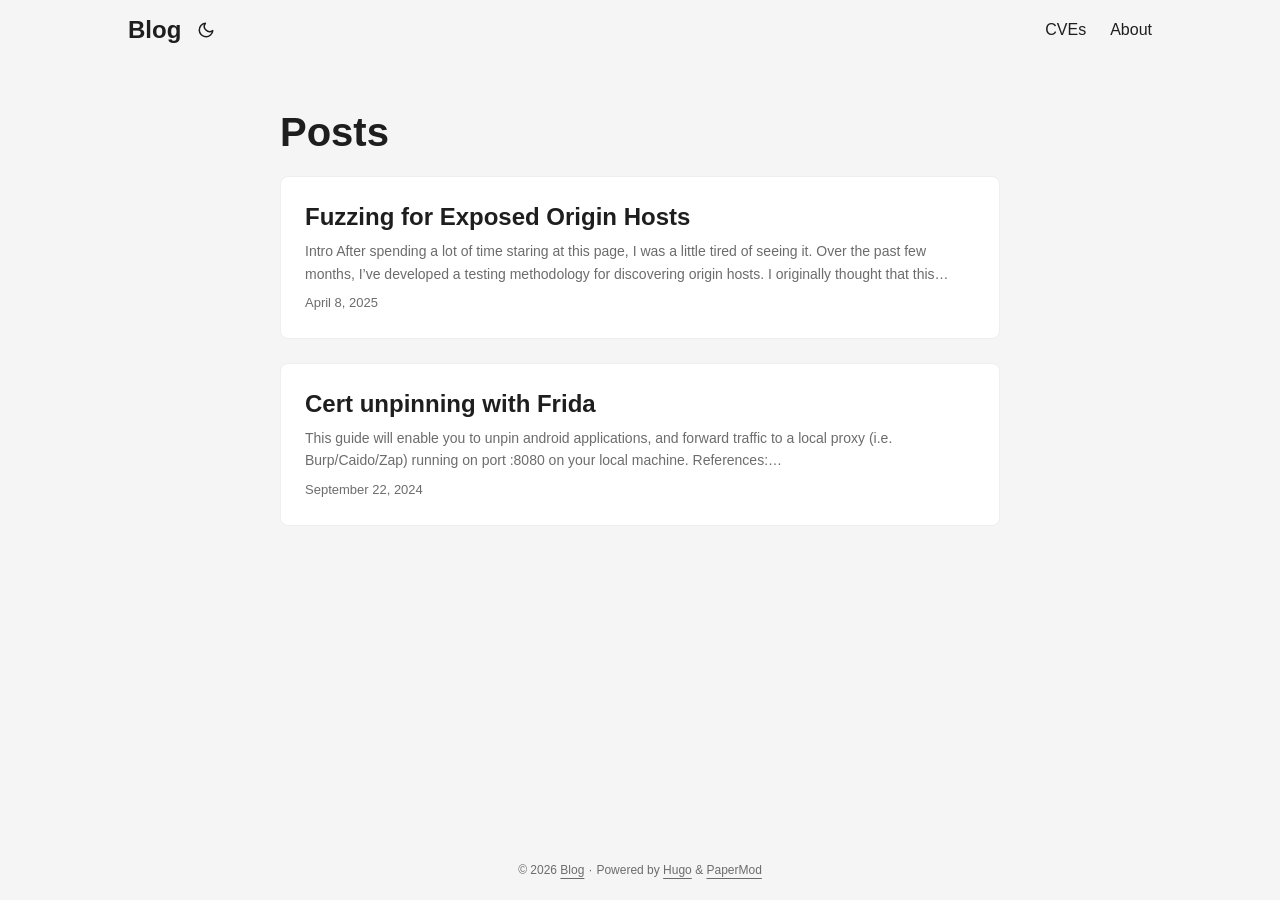
<file: post/index.html>
<!DOCTYPE html>
<html lang="en" dir="auto" data-theme="auto">

<head><meta charset="utf-8">
<meta http-equiv="X-UA-Compatible" content="IE=edge">
<meta name="viewport" content="width=device-width, initial-scale=1, shrink-to-fit=no">
<meta name="robots" content="index, follow">
<title>Posts | Blog</title>
<meta name="keywords" content="">
<meta name="description" content="Posts - Blog">
<meta name="author" content="">
<link rel="canonical" href="https://syndrome-impostor.github.io/post/">
<link crossorigin="anonymous" href="/assets/css/stylesheet.85bb0b5224532cdf5ebf01d3a3a8759a149d086328c34849e538da4808303f7e.css" integrity="sha256-hbsLUiRTLN9evwHTo6h1mhSdCGMow0hJ5TjaSAgwP34=" rel="preload stylesheet" as="style">
<link rel="icon" href="https://syndrome-impostor.github.io/favicon.ico">
<link rel="icon" type="image/png" sizes="16x16" href="https://syndrome-impostor.github.io/favicon-16x16.png">
<link rel="icon" type="image/png" sizes="32x32" href="https://syndrome-impostor.github.io/favicon-32x32.png">
<link rel="apple-touch-icon" href="https://syndrome-impostor.github.io/apple-touch-icon.png">
<link rel="mask-icon" href="https://syndrome-impostor.github.io/safari-pinned-tab.svg">
<meta name="theme-color" content="#2e2e33">
<meta name="msapplication-TileColor" content="#2e2e33">
<link rel="alternate" type="application/rss+xml" href="https://syndrome-impostor.github.io/post/index.xml" title="rss">
<link rel="alternate" hreflang="en" href="https://syndrome-impostor.github.io/post/">
<noscript>
    <style>
        #theme-toggle,
        .top-link {
            display: none;
        }

    </style>
    <style>
        @media (prefers-color-scheme: dark) {
            :root {
                --theme: rgb(29, 30, 32);
                --entry: rgb(46, 46, 51);
                --primary: rgb(218, 218, 219);
                --secondary: rgb(155, 156, 157);
                --tertiary: rgb(65, 66, 68);
                --content: rgb(196, 196, 197);
                --code-block-bg: rgb(46, 46, 51);
                --code-bg: rgb(55, 56, 62);
                --border: rgb(51, 51, 51);
                color-scheme: dark;
            }

            .list {
                background: var(--theme);
            }

            .toc {
                background: var(--entry);
            }
        }

    </style>
</noscript>
<script>
    if (localStorage.getItem("pref-theme") === "dark") {
        document.querySelector("html").dataset.theme = 'dark';
    } else if (localStorage.getItem("pref-theme") === "light") {
       document.querySelector("html").dataset.theme = 'light';
    } else if (window.matchMedia('(prefers-color-scheme: dark)').matches) {
        document.querySelector("html").dataset.theme = 'dark';
    } else {
        document.querySelector("html").dataset.theme = 'light';
    }

</script><meta property="og:url" content="https://syndrome-impostor.github.io/post/">
  <meta property="og:site_name" content="Blog">
  <meta property="og:title" content="Posts">
  <meta property="og:description" content="Security research, bug bounty hunting, and OAuth/OIDC vulnerability analysis">
  <meta property="og:locale" content="en_us">
  <meta property="og:type" content="website">

  <meta name="twitter:card" content="summary">
  <meta name="twitter:title" content="Posts">
  <meta name="twitter:description" content="Security research, bug bounty hunting, and OAuth/OIDC vulnerability analysis">


<script type="application/ld+json">
{
  "@context": "https://schema.org",
  "@type": "BreadcrumbList",
  "itemListElement": [
    {
      "@type": "ListItem",
      "position":  1 ,
      "name": "Posts",
      "item": "https://syndrome-impostor.github.io/post/"
    }
  ]
}
</script>
</head>
<body class="list" id="top">
    <header class="header">
    <nav class="header-nav">
        <div class="logo">
            <a href="https://syndrome-impostor.github.io/" accesskey="h" title="Blog (Alt + H)">Blog</a>
            <div class="logo-switches">
                <button id="theme-toggle" class="theme-toggle" accesskey="t" title="(Alt + T)" aria-label="Toggle theme">
                    <svg class="moon" xmlns="http://www.w3.org/2000/svg" width="18" height="18" viewBox="0 0 24 24"
                        fill="none" stroke="currentColor" stroke-width="2" stroke-linecap="round"
                        stroke-linejoin="round">
                        <path d="M21 12.79A9 9 0 1 1 11.21 3 7 7 0 0 0 21 12.79z"></path>
                    </svg>
                    <svg class="sun" xmlns="http://www.w3.org/2000/svg" width="18" height="18" viewBox="0 0 24 24"
                        fill="none" stroke="currentColor" stroke-width="2" stroke-linecap="round"
                        stroke-linejoin="round">
                        <circle cx="12" cy="12" r="5"></circle>
                        <line x1="12" y1="1" x2="12" y2="3"></line>
                        <line x1="12" y1="21" x2="12" y2="23"></line>
                        <line x1="4.22" y1="4.22" x2="5.64" y2="5.64"></line>
                        <line x1="18.36" y1="18.36" x2="19.78" y2="19.78"></line>
                        <line x1="1" y1="12" x2="3" y2="12"></line>
                        <line x1="21" y1="12" x2="23" y2="12"></line>
                        <line x1="4.22" y1="19.78" x2="5.64" y2="18.36"></line>
                        <line x1="18.36" y1="5.64" x2="19.78" y2="4.22"></line>
                    </svg>
                </button>
            </div>
        </div>
        <ul id="menu" class="menu">
            <li>
                <a href="https://syndrome-impostor.github.io/cves/" title="CVEs">
                    <span>CVEs</span>
                </a>
            </li>
            <li>
                <a href="https://syndrome-impostor.github.io/about/" title="About">
                    <span>About</span>
                </a>
            </li>
        </ul>
    </nav>
</header>
<main class="main"> 
<header class="page-header">
  <h1>
    Posts
  </h1>
</header>

<article class="post-entry"> 
  <header class="entry-header">
    <h2 class="entry-hint-parent">Fuzzing for Exposed Origin Hosts
    </h2>
  </header>
  <div class="entry-content">
    <p>Intro After spending a lot of time staring at this page, I was a little tired of seeing it.
Over the past few months, I’ve developed a testing methodology for discovering origin hosts.
I originally thought that this methodology was just a WAF bypass. However, in the six months it took me to write this up, I’ve used origin host discovery to find applications with unlisted DNS addresses, to access restricted application paths, and to perform server-side attacks with absolutely no rate limits or content filtering. Since this is a methodology and not a direct vulnerability, the potential uses are limited only by your imagination.
...</p>
  </div>
  <footer class="entry-footer"><span title='2025-04-08 14:55:06 -0700 PDT'>April 8, 2025</span></footer>
  <a class="entry-link" aria-label="post link to Fuzzing for Exposed Origin Hosts" href="https://syndrome-impostor.github.io/post/origin_hosts/"></a>
</article>

<article class="post-entry"> 
  <header class="entry-header">
    <h2 class="entry-hint-parent">Cert unpinning with Frida
    </h2>
  </header>
  <div class="entry-content">
    <p>This guide will enable you to unpin android applications, and forward traffic to a local proxy (i.e. Burp/Caido/Zap) running on port :8080 on your local machine.
References:
https://gist.github.com/teknogeek/4dc35fb3801bd7f13e5f0da5b784c725
https://gitlab.com/newbit/rootAVD
https://github.com/frida/frida/releases
Prerequisites You should be running an emulated device with Play Store enabled.
You have a rooted device and adb working. If you do not already, follow instructions on https://gitlab.com/newbit/rootAVD
Modern versions of android require you to use the “FAKEBOOTIMG” option with rootAVD. More info can be found at the link above. You may need to do a clean boot during the setup like so: emulator @device_name -no-snapshot-load
...</p>
  </div>
  <footer class="entry-footer"><span title='2024-09-22 20:45:56 -0700 PDT'>September 22, 2024</span></footer>
  <a class="entry-link" aria-label="post link to Cert unpinning with Frida" href="https://syndrome-impostor.github.io/post/unpinning/"></a>
</article>
    </main>
    
<footer class="footer">
        <span>&copy; 2026 <a href="https://syndrome-impostor.github.io/">Blog</a></span> · 

    <span>
        Powered by
        <a href="https://gohugo.io/" rel="noopener noreferrer" target="_blank">Hugo</a> &
        <a href="https://github.com/adityatelange/hugo-PaperMod/" rel="noopener" target="_blank">PaperMod</a>
    </span>
</footer>
<a href="#top" id="top-link" class="top-link hidden" aria-label="go to top" title="Go to Top (Alt + G)" accesskey="g">
    <svg xmlns="http://www.w3.org/2000/svg" viewBox="0 0 24 24" fill="none" stroke="currentColor" stroke-width="2"
        stroke-linecap="round" stroke-linejoin="round" class="feather feather-chevrons-up">
        <polyline points="17 11 12 6 7 11"></polyline>
        <polyline points="17 18 12 13 7 18"></polyline>
    </svg>
</a>

<script>
    let menu = document.getElementById('menu');
    if (menu) {
        
        const scrollPosition = localStorage.getItem("menu-scroll-position");
        if (scrollPosition) {
            menu.scrollLeft = parseInt(scrollPosition, 10);
        }
        
        menu.onscroll = function () {
            localStorage.setItem("menu-scroll-position", menu.scrollLeft);
        }
    }

    document.querySelectorAll('a[href^="#"]').forEach(anchor => {
        anchor.addEventListener("click", function (e) {
            e.preventDefault();
            var id = this.getAttribute("href").substr(1);
            if (!window.matchMedia('(prefers-reduced-motion: reduce)').matches) {
                document.querySelector(`[id='${decodeURIComponent(id)}']`).scrollIntoView({
                    behavior: "smooth"
                });
            } else {
                document.querySelector(`[id='${decodeURIComponent(id)}']`).scrollIntoView();
            }
            if (id === "top") {
                history.replaceState(null, null, " ");
            } else {
                history.pushState(null, null, `#${id}`);
            }
        });
    });

</script>
<script>
    var toplink = document.getElementById("top-link");
    window.onscroll = function () {
        const scrollThreshold = window.innerHeight;
        if (document.body.scrollTop > scrollThreshold || document.documentElement.scrollTop > scrollThreshold) {
            toplink.classList.remove("hidden");
        } else {
            toplink.classList.add("hidden");
        }
    };

</script>
<script>
    document.getElementById("theme-toggle").addEventListener("click", () => {
        const html = document.querySelector("html");
        if (html.dataset.theme === "dark") {
            html.dataset.theme = 'light';
            localStorage.setItem("pref-theme", 'light');
        } else {
            html.dataset.theme = 'dark';
            localStorage.setItem("pref-theme", 'dark');
        }
    })

</script>
</body>

</html>
</file>
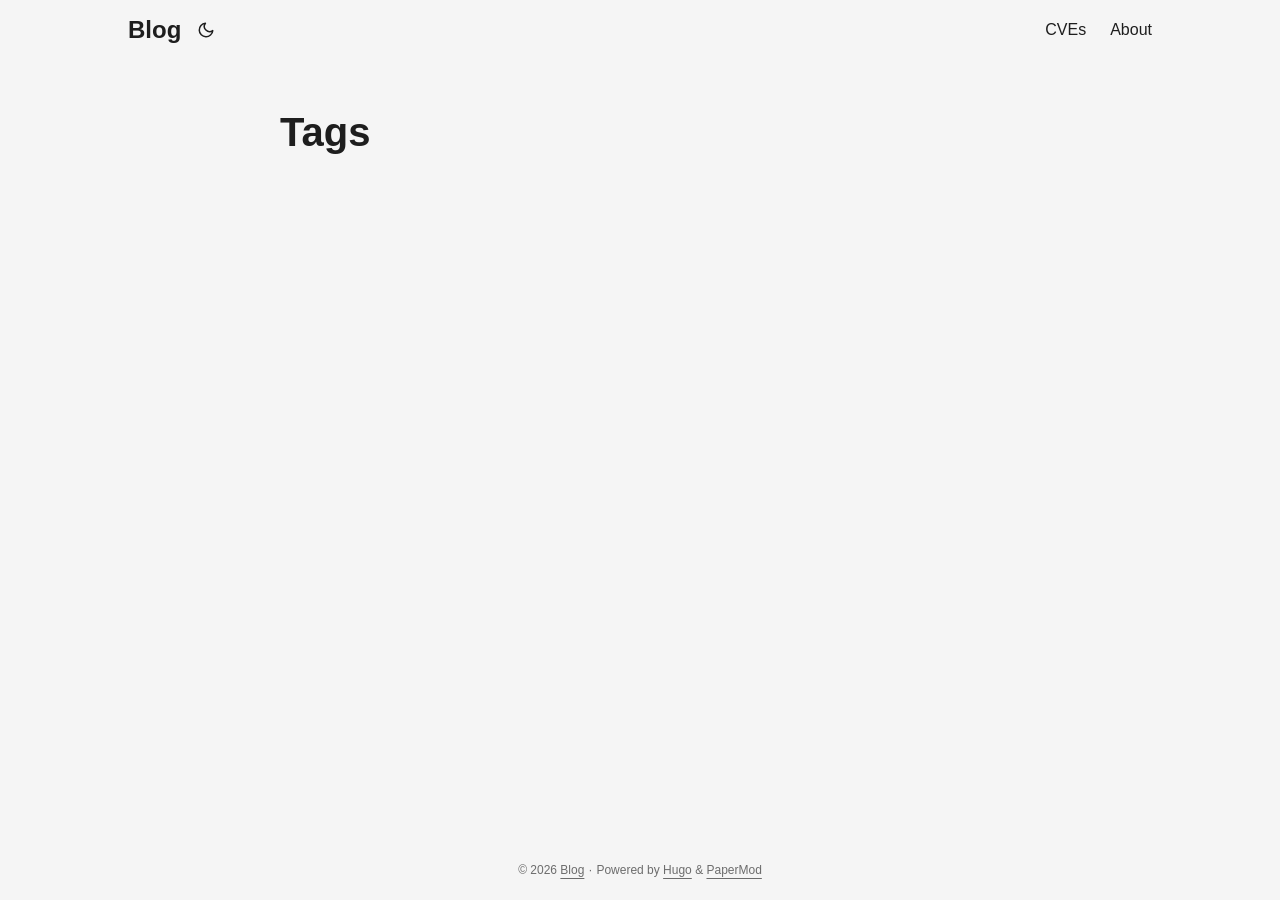
<file: tags/index.html>
<!DOCTYPE html>
<html lang="en" dir="auto" data-theme="auto">

<head><meta charset="utf-8">
<meta http-equiv="X-UA-Compatible" content="IE=edge">
<meta name="viewport" content="width=device-width, initial-scale=1, shrink-to-fit=no">
<meta name="robots" content="index, follow">
<title>Tags | Blog</title>
<meta name="keywords" content="">
<meta name="description" content="Security research, bug bounty hunting, and OAuth/OIDC vulnerability analysis">
<meta name="author" content="">
<link rel="canonical" href="https://syndrome-impostor.github.io/tags/">
<link crossorigin="anonymous" href="/assets/css/stylesheet.85bb0b5224532cdf5ebf01d3a3a8759a149d086328c34849e538da4808303f7e.css" integrity="sha256-hbsLUiRTLN9evwHTo6h1mhSdCGMow0hJ5TjaSAgwP34=" rel="preload stylesheet" as="style">
<link rel="icon" href="https://syndrome-impostor.github.io/favicon.ico">
<link rel="icon" type="image/png" sizes="16x16" href="https://syndrome-impostor.github.io/favicon-16x16.png">
<link rel="icon" type="image/png" sizes="32x32" href="https://syndrome-impostor.github.io/favicon-32x32.png">
<link rel="apple-touch-icon" href="https://syndrome-impostor.github.io/apple-touch-icon.png">
<link rel="mask-icon" href="https://syndrome-impostor.github.io/safari-pinned-tab.svg">
<meta name="theme-color" content="#2e2e33">
<meta name="msapplication-TileColor" content="#2e2e33">
<link rel="alternate" type="application/rss+xml" href="https://syndrome-impostor.github.io/tags/index.xml" title="rss">
<link rel="alternate" hreflang="en" href="https://syndrome-impostor.github.io/tags/">
<noscript>
    <style>
        #theme-toggle,
        .top-link {
            display: none;
        }

    </style>
    <style>
        @media (prefers-color-scheme: dark) {
            :root {
                --theme: rgb(29, 30, 32);
                --entry: rgb(46, 46, 51);
                --primary: rgb(218, 218, 219);
                --secondary: rgb(155, 156, 157);
                --tertiary: rgb(65, 66, 68);
                --content: rgb(196, 196, 197);
                --code-block-bg: rgb(46, 46, 51);
                --code-bg: rgb(55, 56, 62);
                --border: rgb(51, 51, 51);
                color-scheme: dark;
            }

            .list {
                background: var(--theme);
            }

            .toc {
                background: var(--entry);
            }
        }

    </style>
</noscript>
<script>
    if (localStorage.getItem("pref-theme") === "dark") {
        document.querySelector("html").dataset.theme = 'dark';
    } else if (localStorage.getItem("pref-theme") === "light") {
       document.querySelector("html").dataset.theme = 'light';
    } else if (window.matchMedia('(prefers-color-scheme: dark)').matches) {
        document.querySelector("html").dataset.theme = 'dark';
    } else {
        document.querySelector("html").dataset.theme = 'light';
    }

</script><meta property="og:url" content="https://syndrome-impostor.github.io/tags/">
  <meta property="og:site_name" content="Blog">
  <meta property="og:title" content="Tags">
  <meta property="og:description" content="Security research, bug bounty hunting, and OAuth/OIDC vulnerability analysis">
  <meta property="og:locale" content="en_us">
  <meta property="og:type" content="website">

  <meta name="twitter:card" content="summary">
  <meta name="twitter:title" content="Tags">
  <meta name="twitter:description" content="Security research, bug bounty hunting, and OAuth/OIDC vulnerability analysis">

</head>
<body class="list" id="top">
    <header class="header">
    <nav class="header-nav">
        <div class="logo">
            <a href="https://syndrome-impostor.github.io/" accesskey="h" title="Blog (Alt + H)">Blog</a>
            <div class="logo-switches">
                <button id="theme-toggle" class="theme-toggle" accesskey="t" title="(Alt + T)" aria-label="Toggle theme">
                    <svg class="moon" xmlns="http://www.w3.org/2000/svg" width="18" height="18" viewBox="0 0 24 24"
                        fill="none" stroke="currentColor" stroke-width="2" stroke-linecap="round"
                        stroke-linejoin="round">
                        <path d="M21 12.79A9 9 0 1 1 11.21 3 7 7 0 0 0 21 12.79z"></path>
                    </svg>
                    <svg class="sun" xmlns="http://www.w3.org/2000/svg" width="18" height="18" viewBox="0 0 24 24"
                        fill="none" stroke="currentColor" stroke-width="2" stroke-linecap="round"
                        stroke-linejoin="round">
                        <circle cx="12" cy="12" r="5"></circle>
                        <line x1="12" y1="1" x2="12" y2="3"></line>
                        <line x1="12" y1="21" x2="12" y2="23"></line>
                        <line x1="4.22" y1="4.22" x2="5.64" y2="5.64"></line>
                        <line x1="18.36" y1="18.36" x2="19.78" y2="19.78"></line>
                        <line x1="1" y1="12" x2="3" y2="12"></line>
                        <line x1="21" y1="12" x2="23" y2="12"></line>
                        <line x1="4.22" y1="19.78" x2="5.64" y2="18.36"></line>
                        <line x1="18.36" y1="5.64" x2="19.78" y2="4.22"></line>
                    </svg>
                </button>
            </div>
        </div>
        <ul id="menu" class="menu">
            <li>
                <a href="https://syndrome-impostor.github.io/cves/" title="CVEs">
                    <span>CVEs</span>
                </a>
            </li>
            <li>
                <a href="https://syndrome-impostor.github.io/about/" title="About">
                    <span>About</span>
                </a>
            </li>
        </ul>
    </nav>
</header>
<main class="main">
<header class="page-header">
    <h1>Tags</h1>
</header>

<ul class="terms-tags">
</ul>
    </main>
    
<footer class="footer">
        <span>&copy; 2026 <a href="https://syndrome-impostor.github.io/">Blog</a></span> · 

    <span>
        Powered by
        <a href="https://gohugo.io/" rel="noopener noreferrer" target="_blank">Hugo</a> &
        <a href="https://github.com/adityatelange/hugo-PaperMod/" rel="noopener" target="_blank">PaperMod</a>
    </span>
</footer>
<a href="#top" id="top-link" class="top-link hidden" aria-label="go to top" title="Go to Top (Alt + G)" accesskey="g">
    <svg xmlns="http://www.w3.org/2000/svg" viewBox="0 0 24 24" fill="none" stroke="currentColor" stroke-width="2"
        stroke-linecap="round" stroke-linejoin="round" class="feather feather-chevrons-up">
        <polyline points="17 11 12 6 7 11"></polyline>
        <polyline points="17 18 12 13 7 18"></polyline>
    </svg>
</a>

<script>
    let menu = document.getElementById('menu');
    if (menu) {
        
        const scrollPosition = localStorage.getItem("menu-scroll-position");
        if (scrollPosition) {
            menu.scrollLeft = parseInt(scrollPosition, 10);
        }
        
        menu.onscroll = function () {
            localStorage.setItem("menu-scroll-position", menu.scrollLeft);
        }
    }

    document.querySelectorAll('a[href^="#"]').forEach(anchor => {
        anchor.addEventListener("click", function (e) {
            e.preventDefault();
            var id = this.getAttribute("href").substr(1);
            if (!window.matchMedia('(prefers-reduced-motion: reduce)').matches) {
                document.querySelector(`[id='${decodeURIComponent(id)}']`).scrollIntoView({
                    behavior: "smooth"
                });
            } else {
                document.querySelector(`[id='${decodeURIComponent(id)}']`).scrollIntoView();
            }
            if (id === "top") {
                history.replaceState(null, null, " ");
            } else {
                history.pushState(null, null, `#${id}`);
            }
        });
    });

</script>
<script>
    var toplink = document.getElementById("top-link");
    window.onscroll = function () {
        const scrollThreshold = window.innerHeight;
        if (document.body.scrollTop > scrollThreshold || document.documentElement.scrollTop > scrollThreshold) {
            toplink.classList.remove("hidden");
        } else {
            toplink.classList.add("hidden");
        }
    };

</script>
<script>
    document.getElementById("theme-toggle").addEventListener("click", () => {
        const html = document.querySelector("html");
        if (html.dataset.theme === "dark") {
            html.dataset.theme = 'light';
            localStorage.setItem("pref-theme", 'light');
        } else {
            html.dataset.theme = 'dark';
            localStorage.setItem("pref-theme", 'dark');
        }
    })

</script>
</body>

</html>
</file>
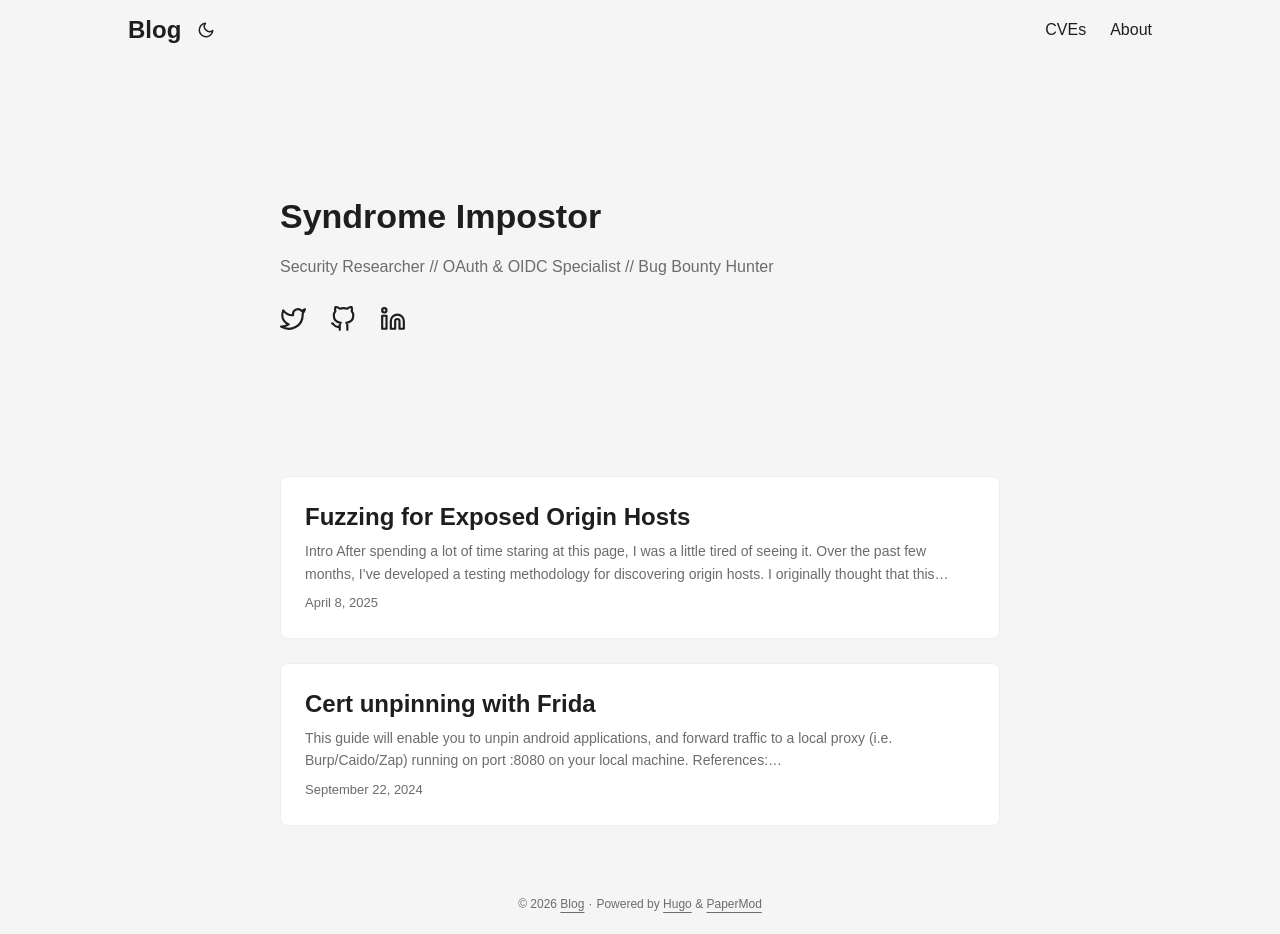
<file: page/1/index.html>
<!DOCTYPE html>
<html lang="en-us">
  <head>
    <title>https://syndrome-impostor.github.io/</title>
    <link rel="canonical" href="https://syndrome-impostor.github.io/">
    <meta charset="utf-8">
    <meta http-equiv="refresh" content="0; url=https://syndrome-impostor.github.io/">
  </head>
</html>
</file>
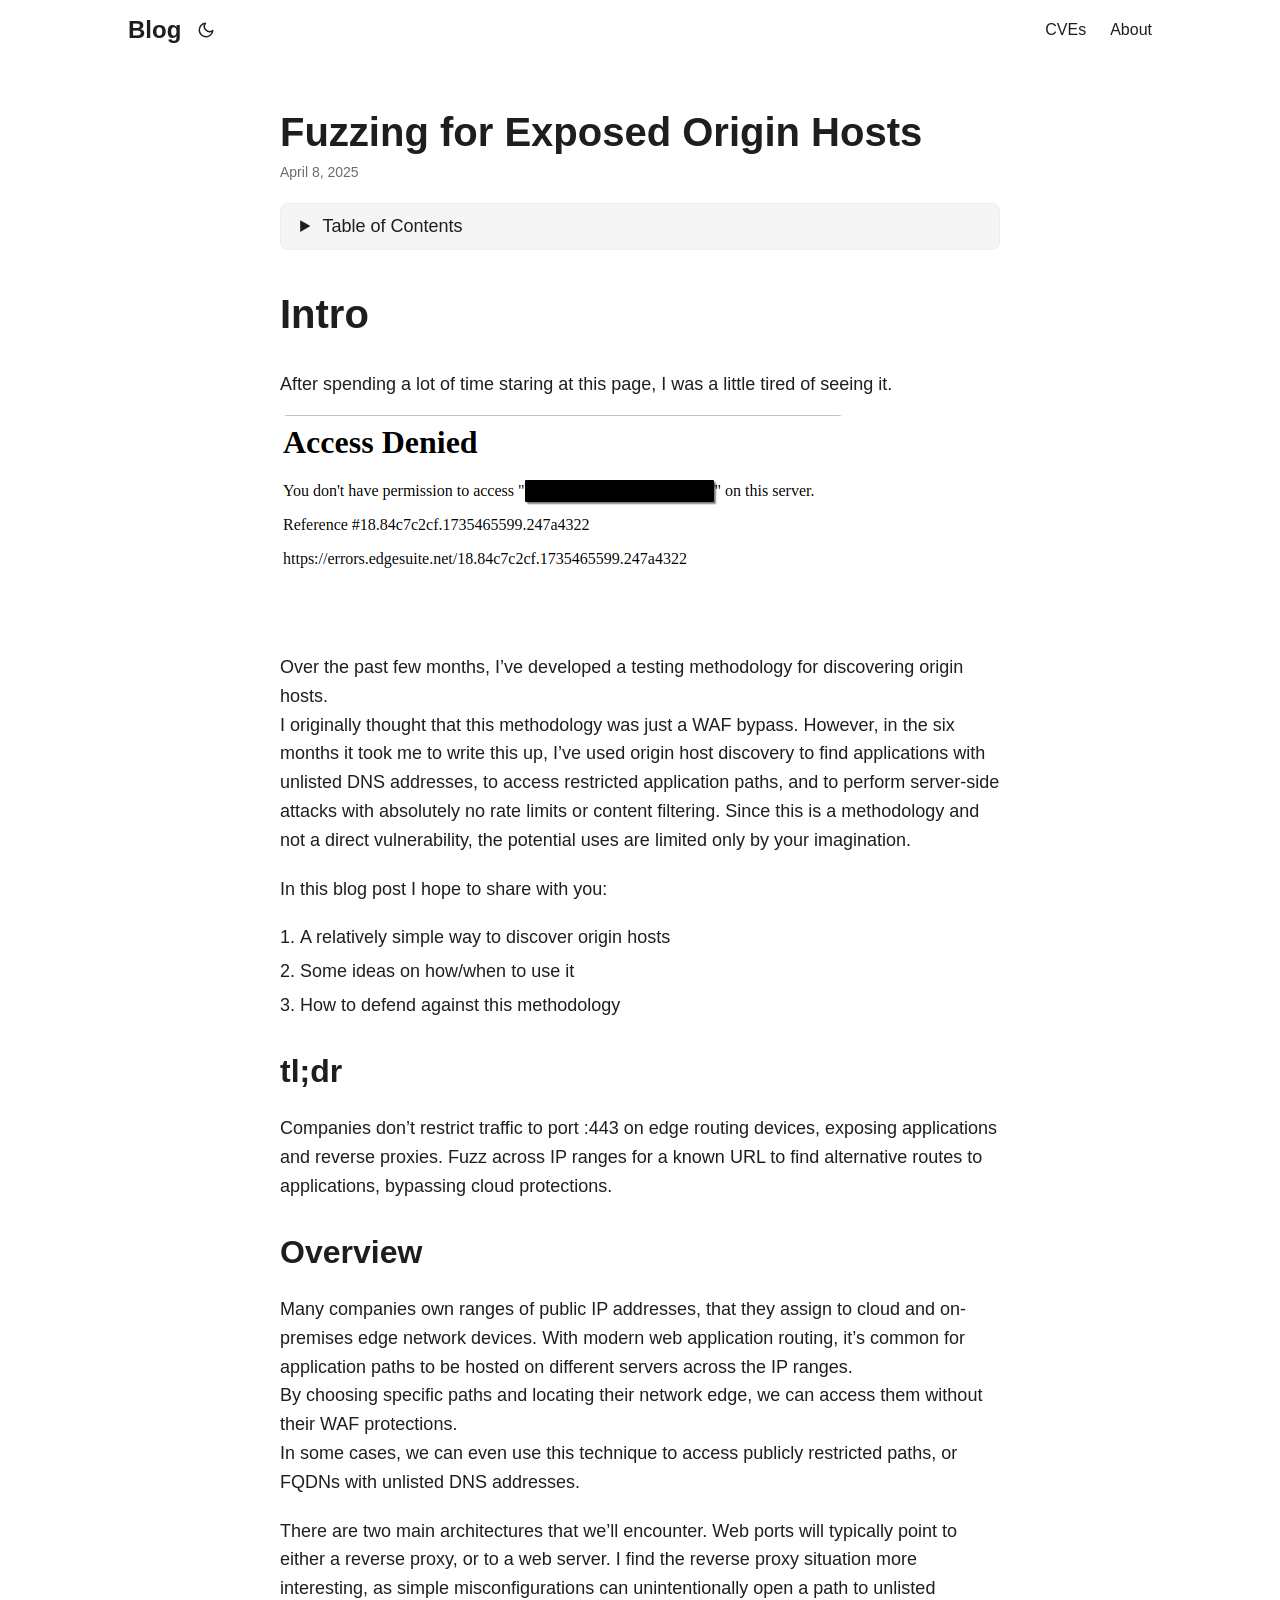
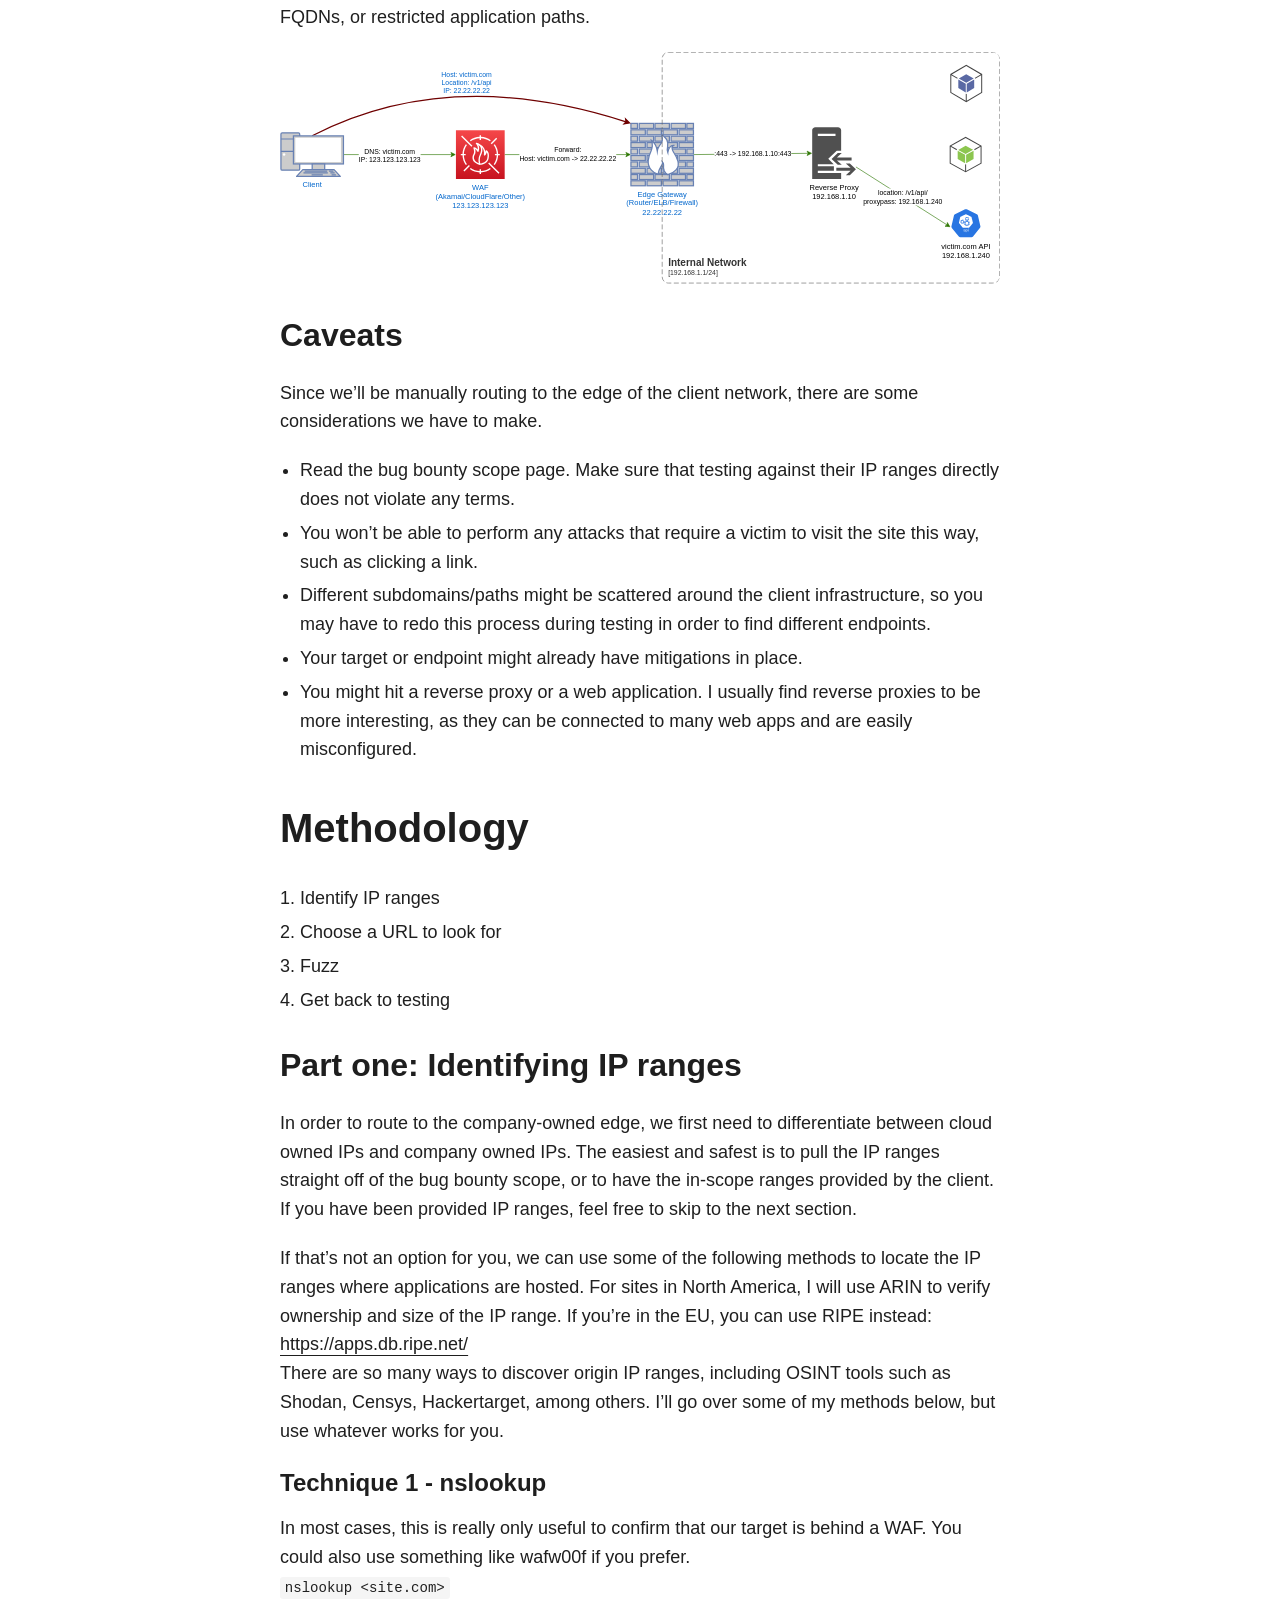
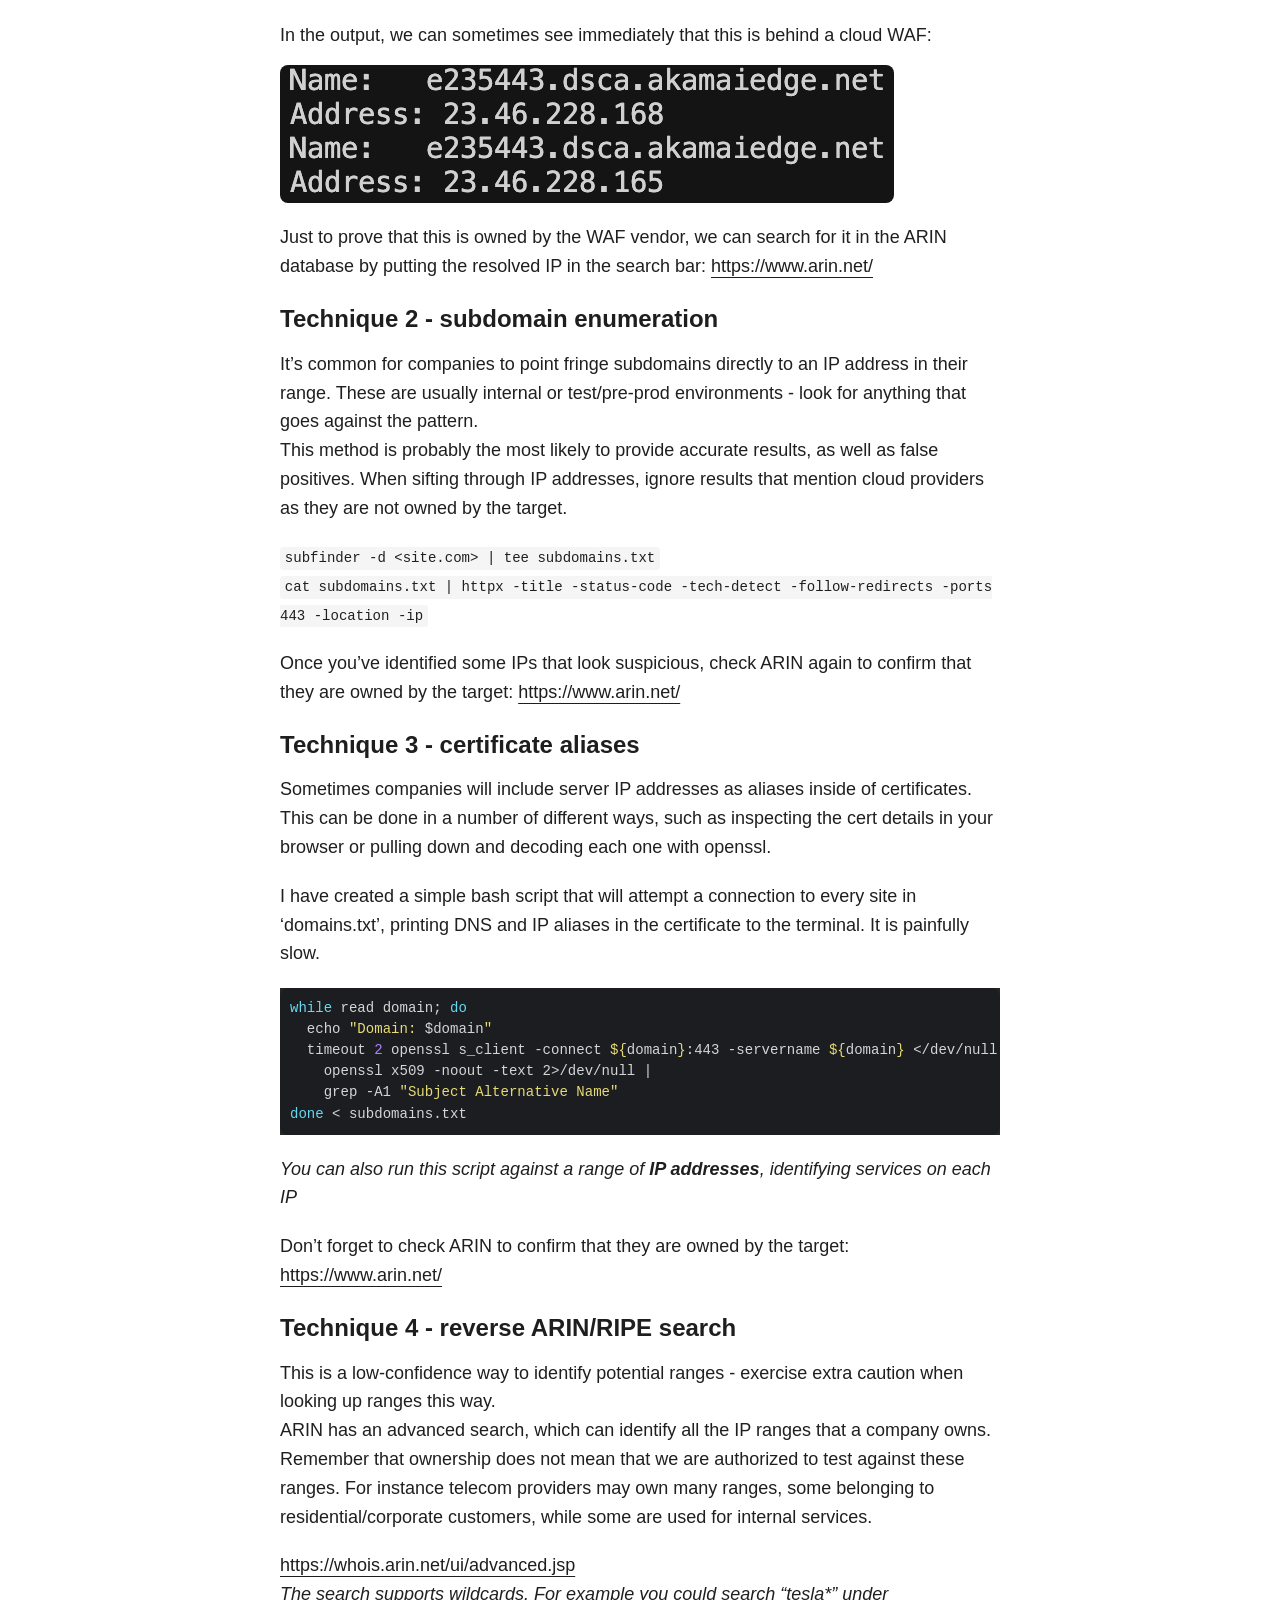
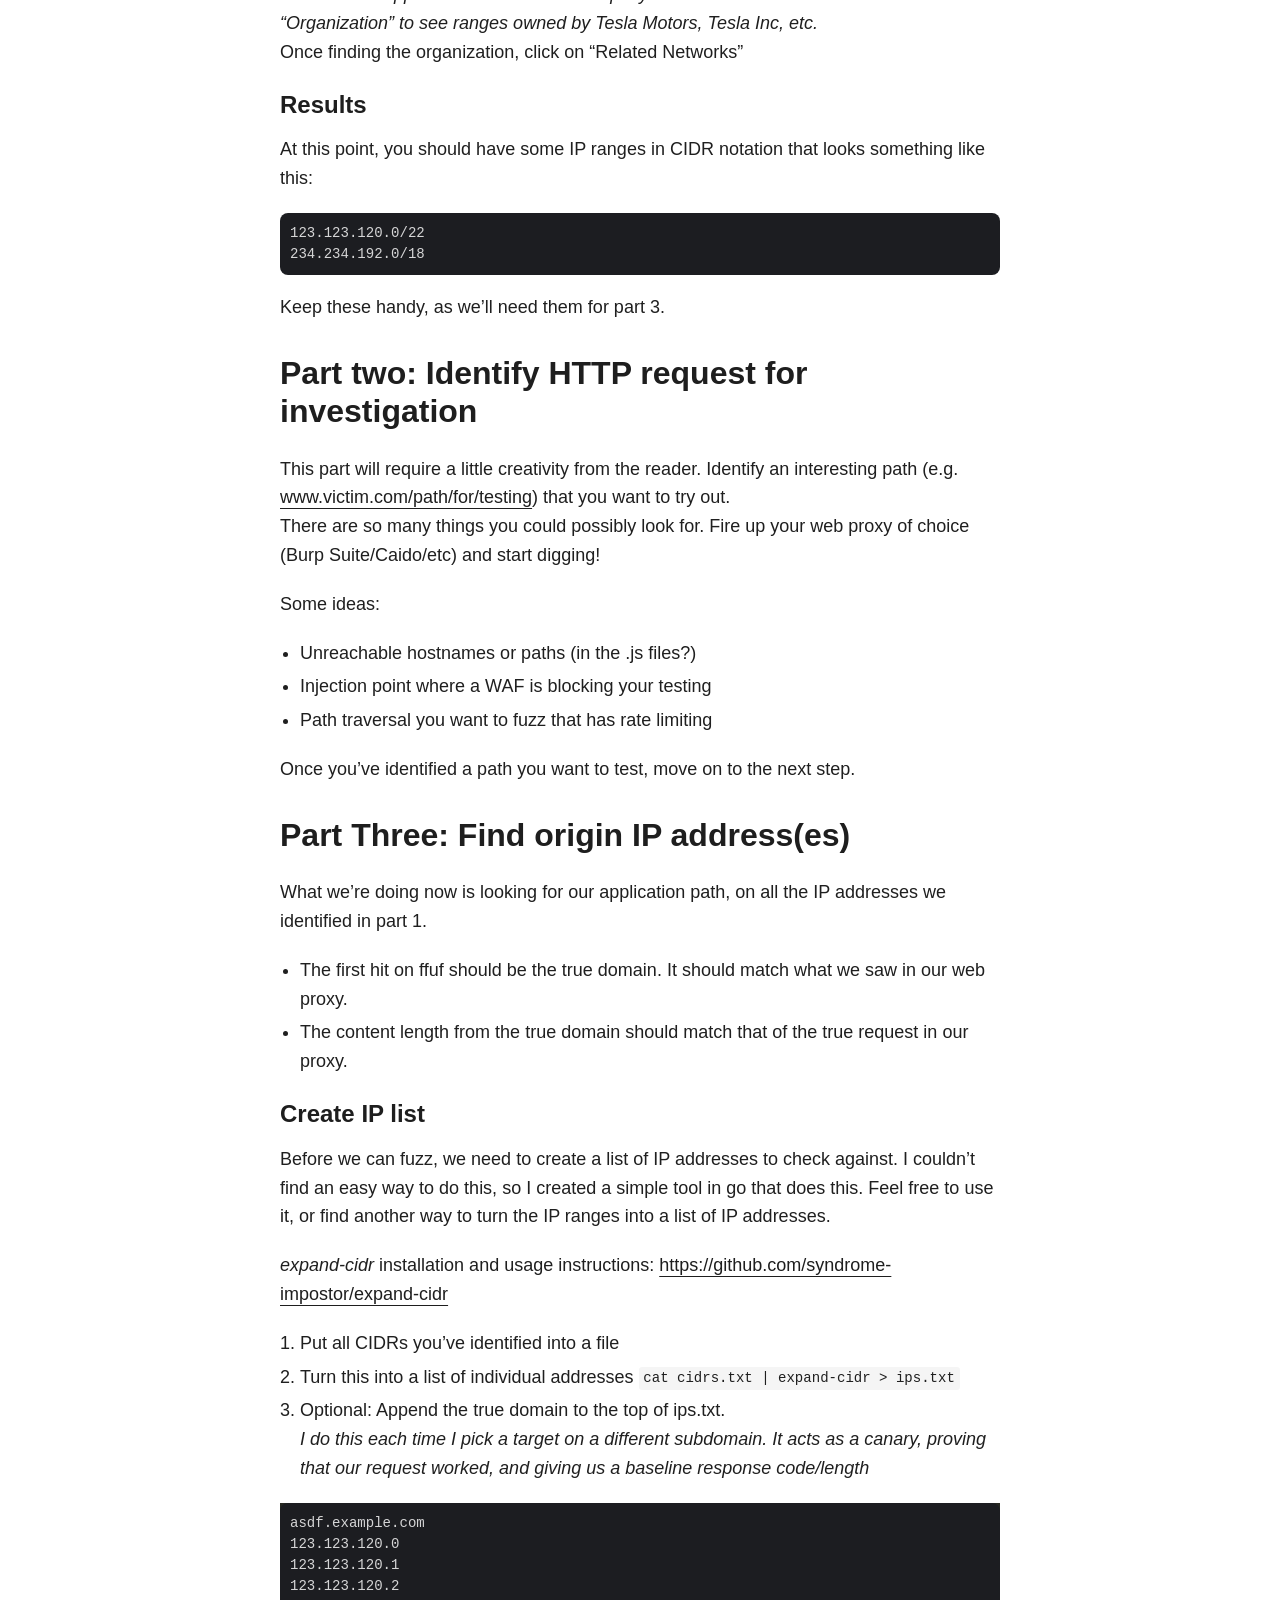
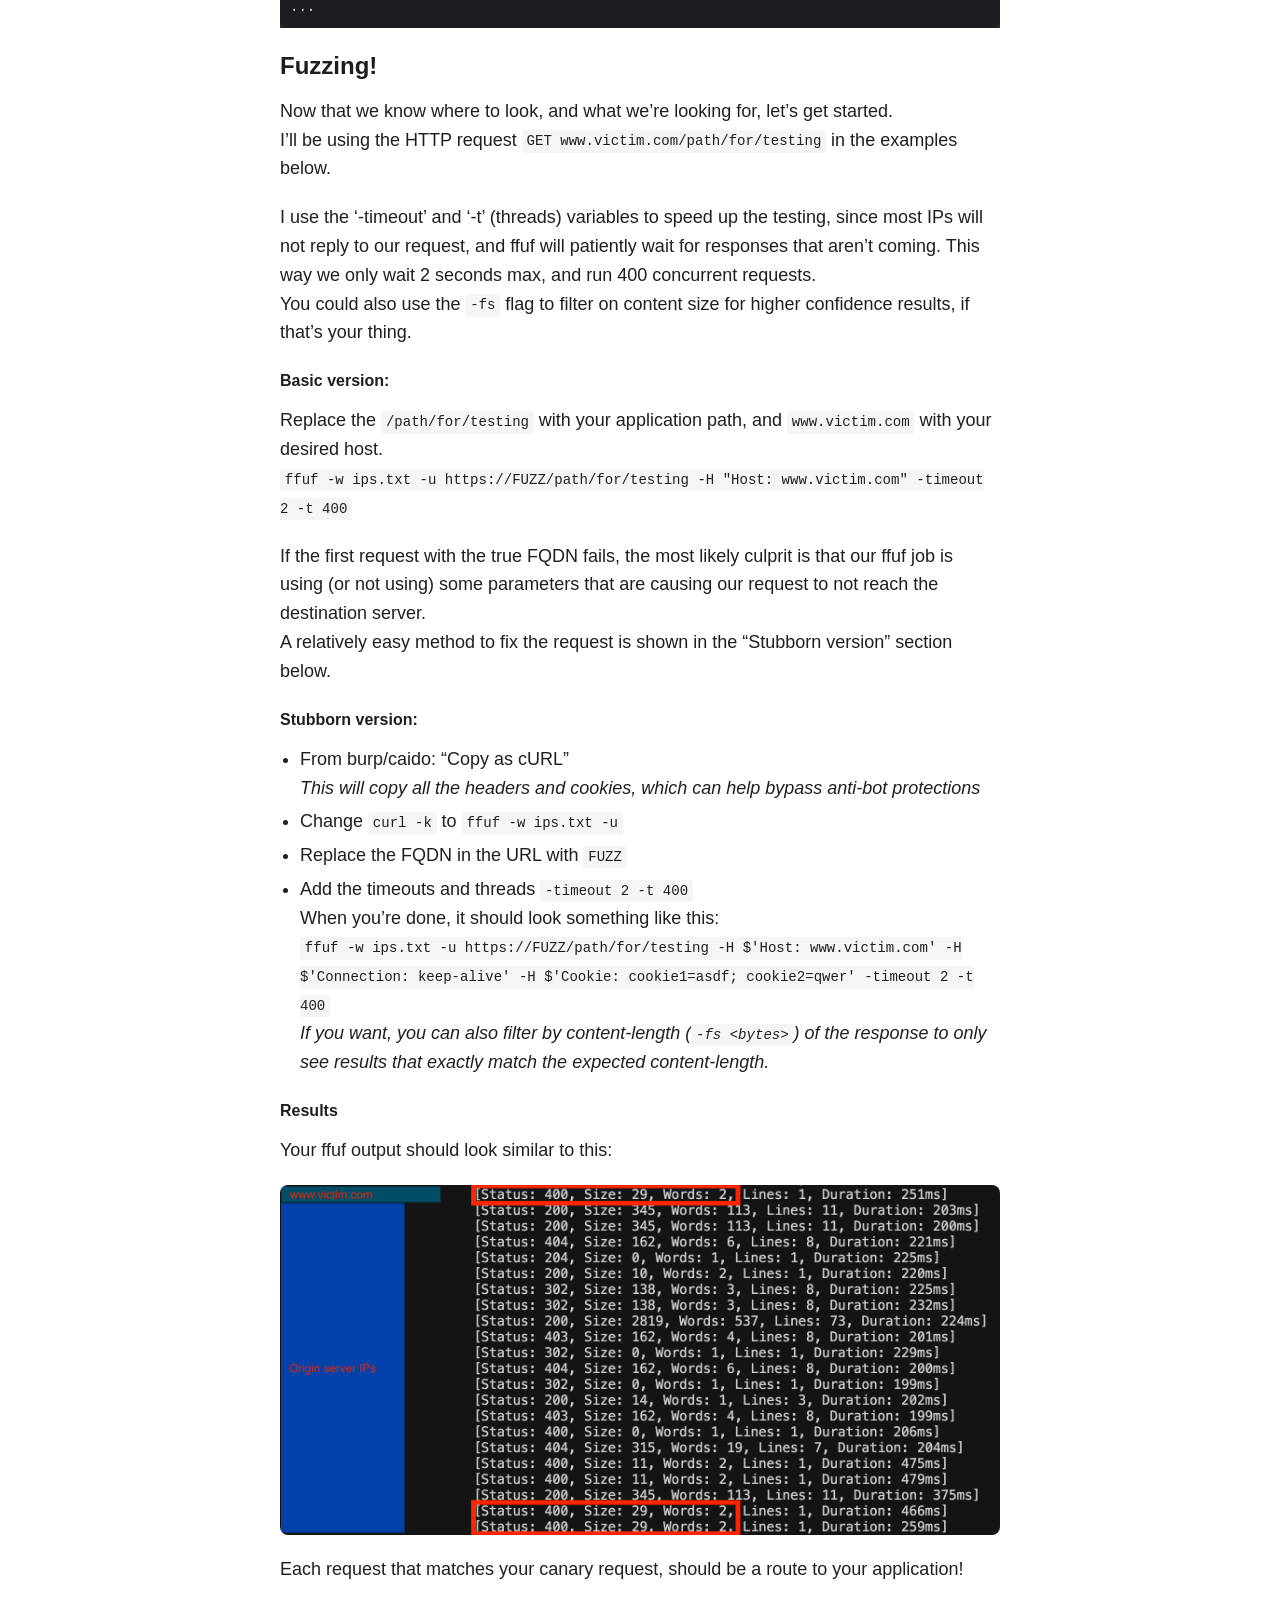
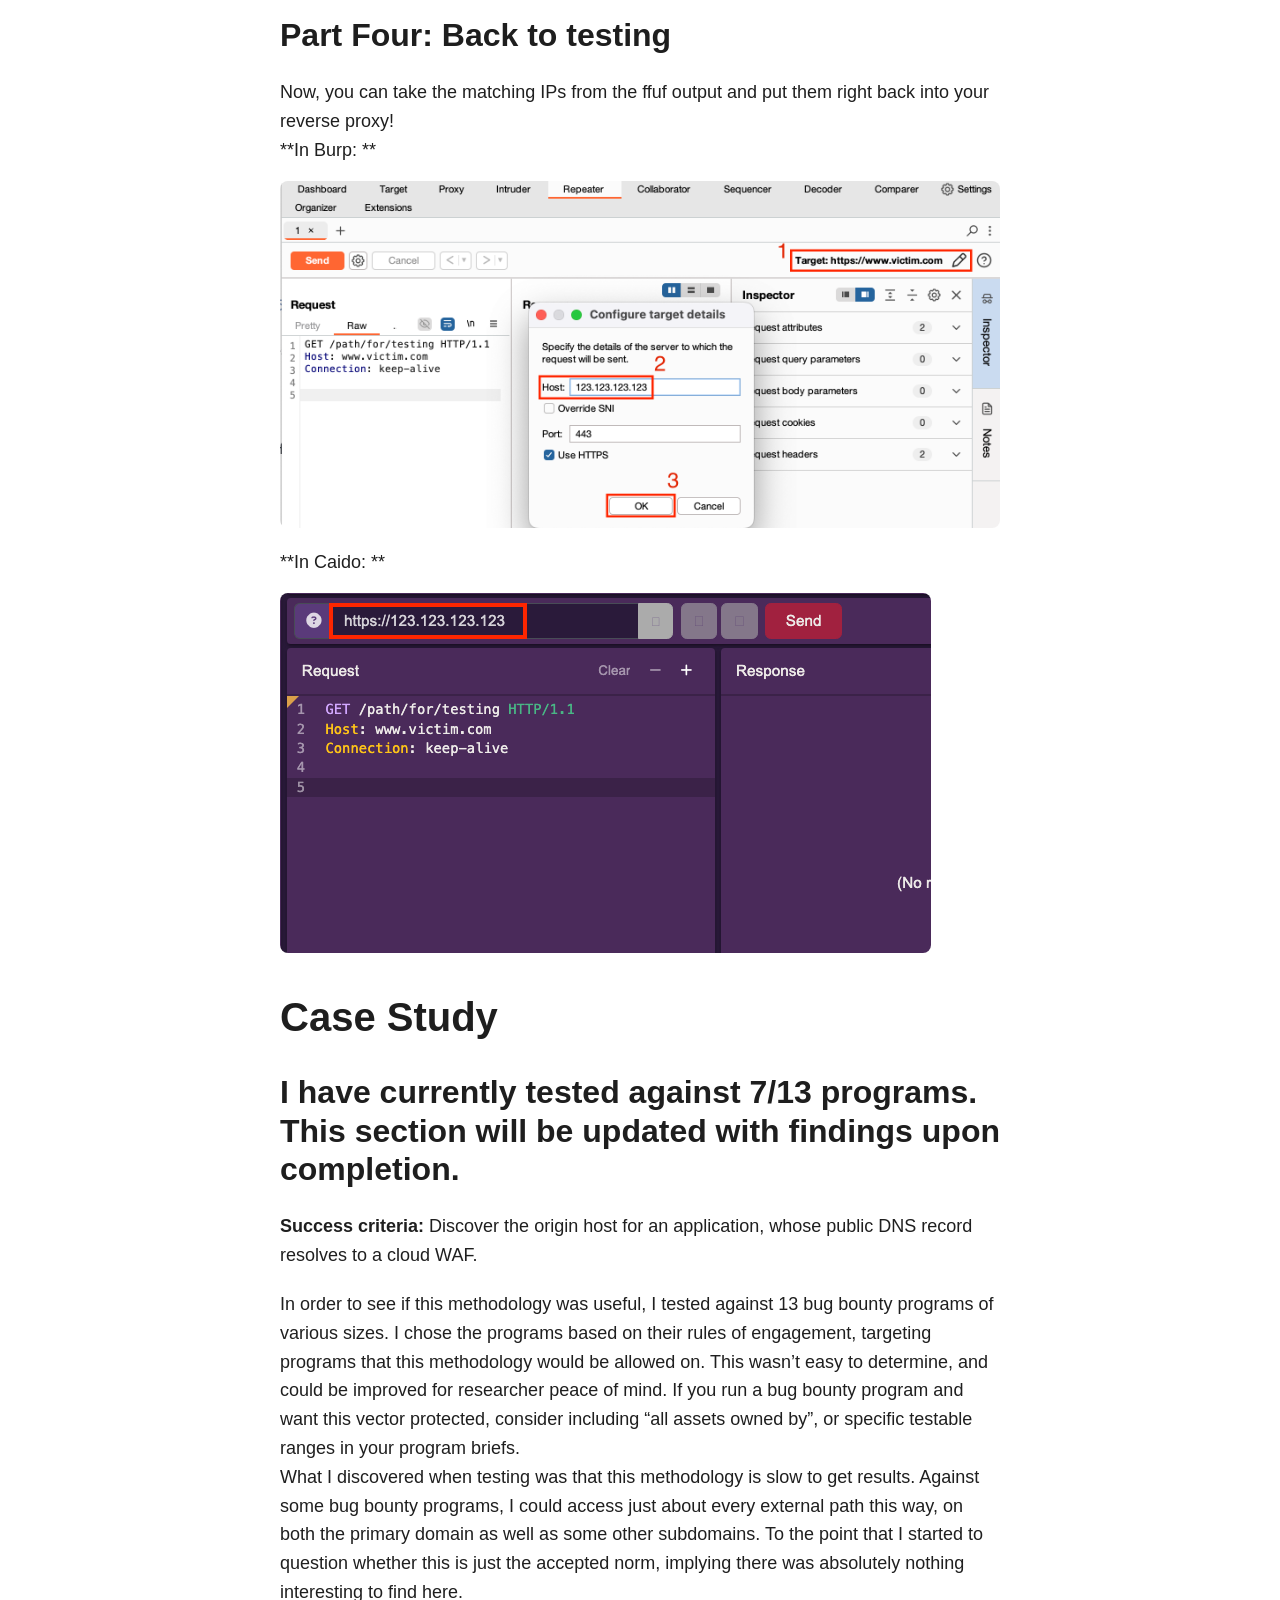
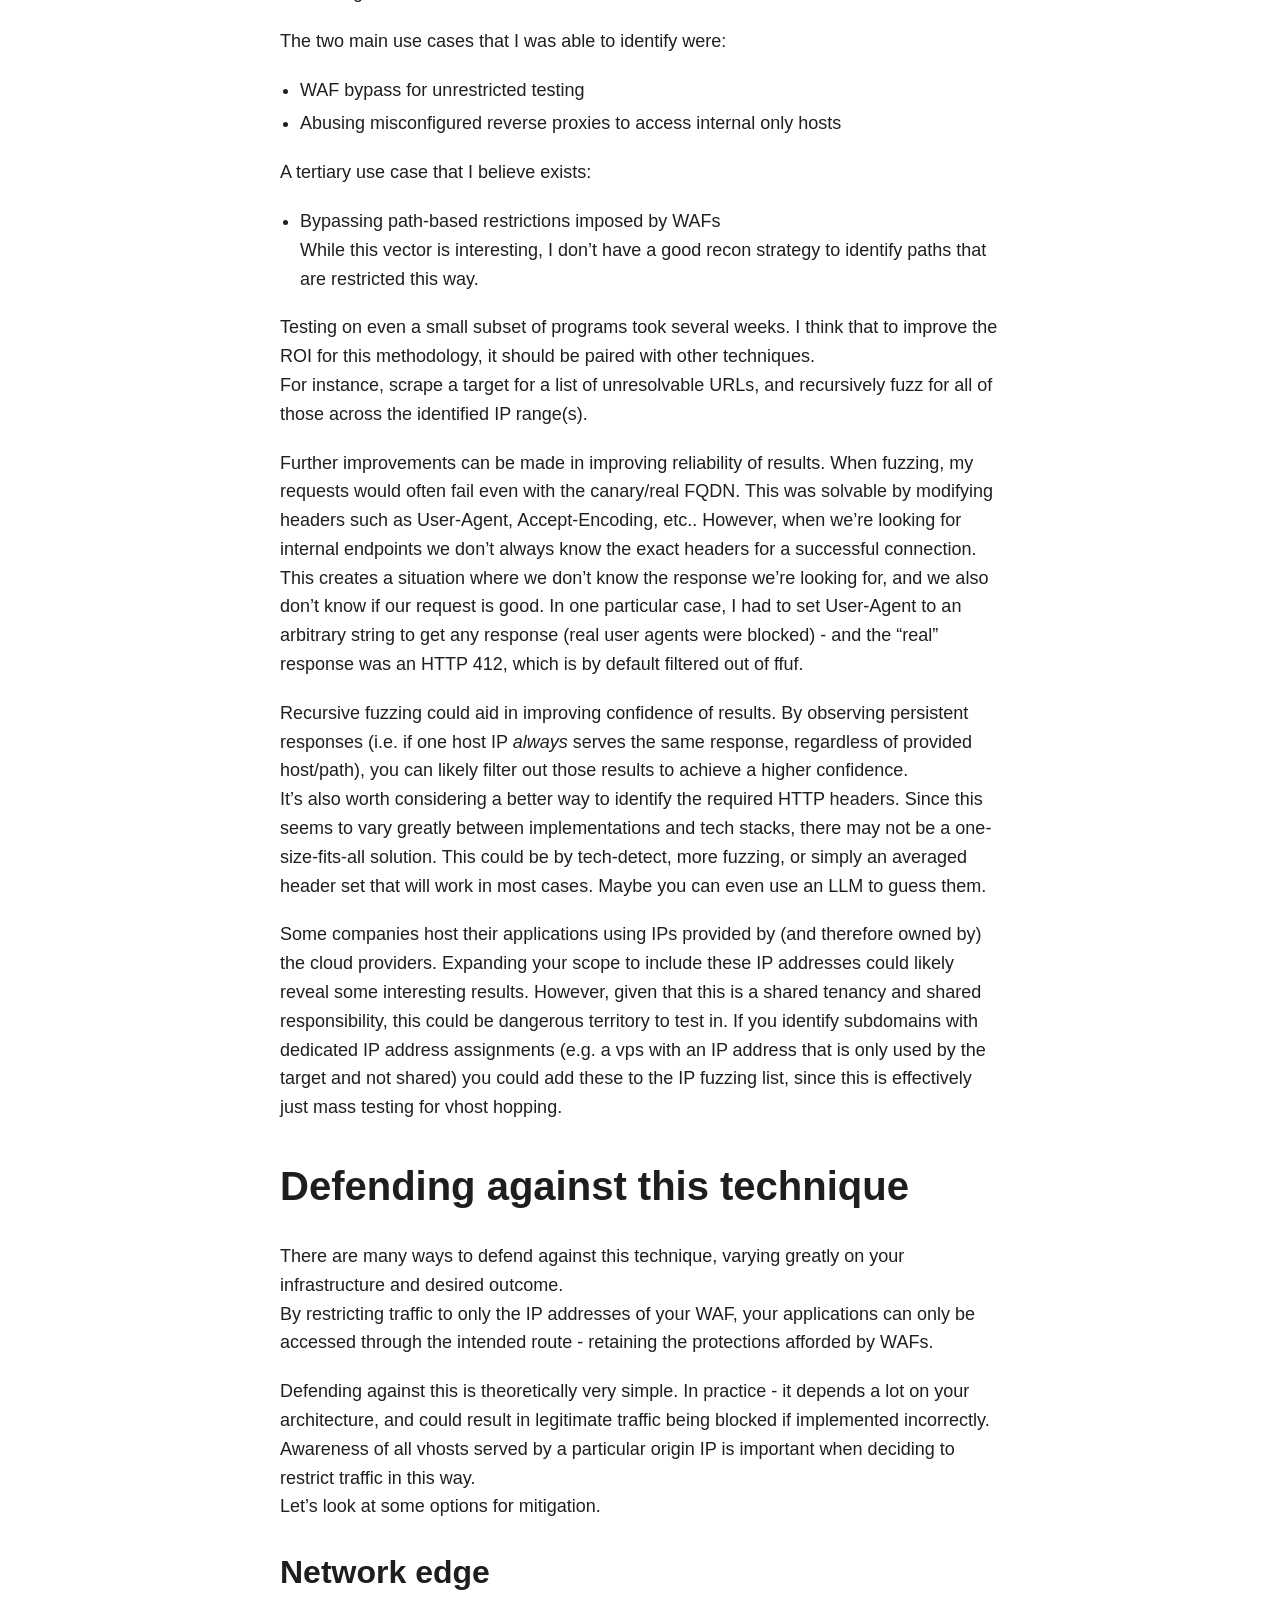
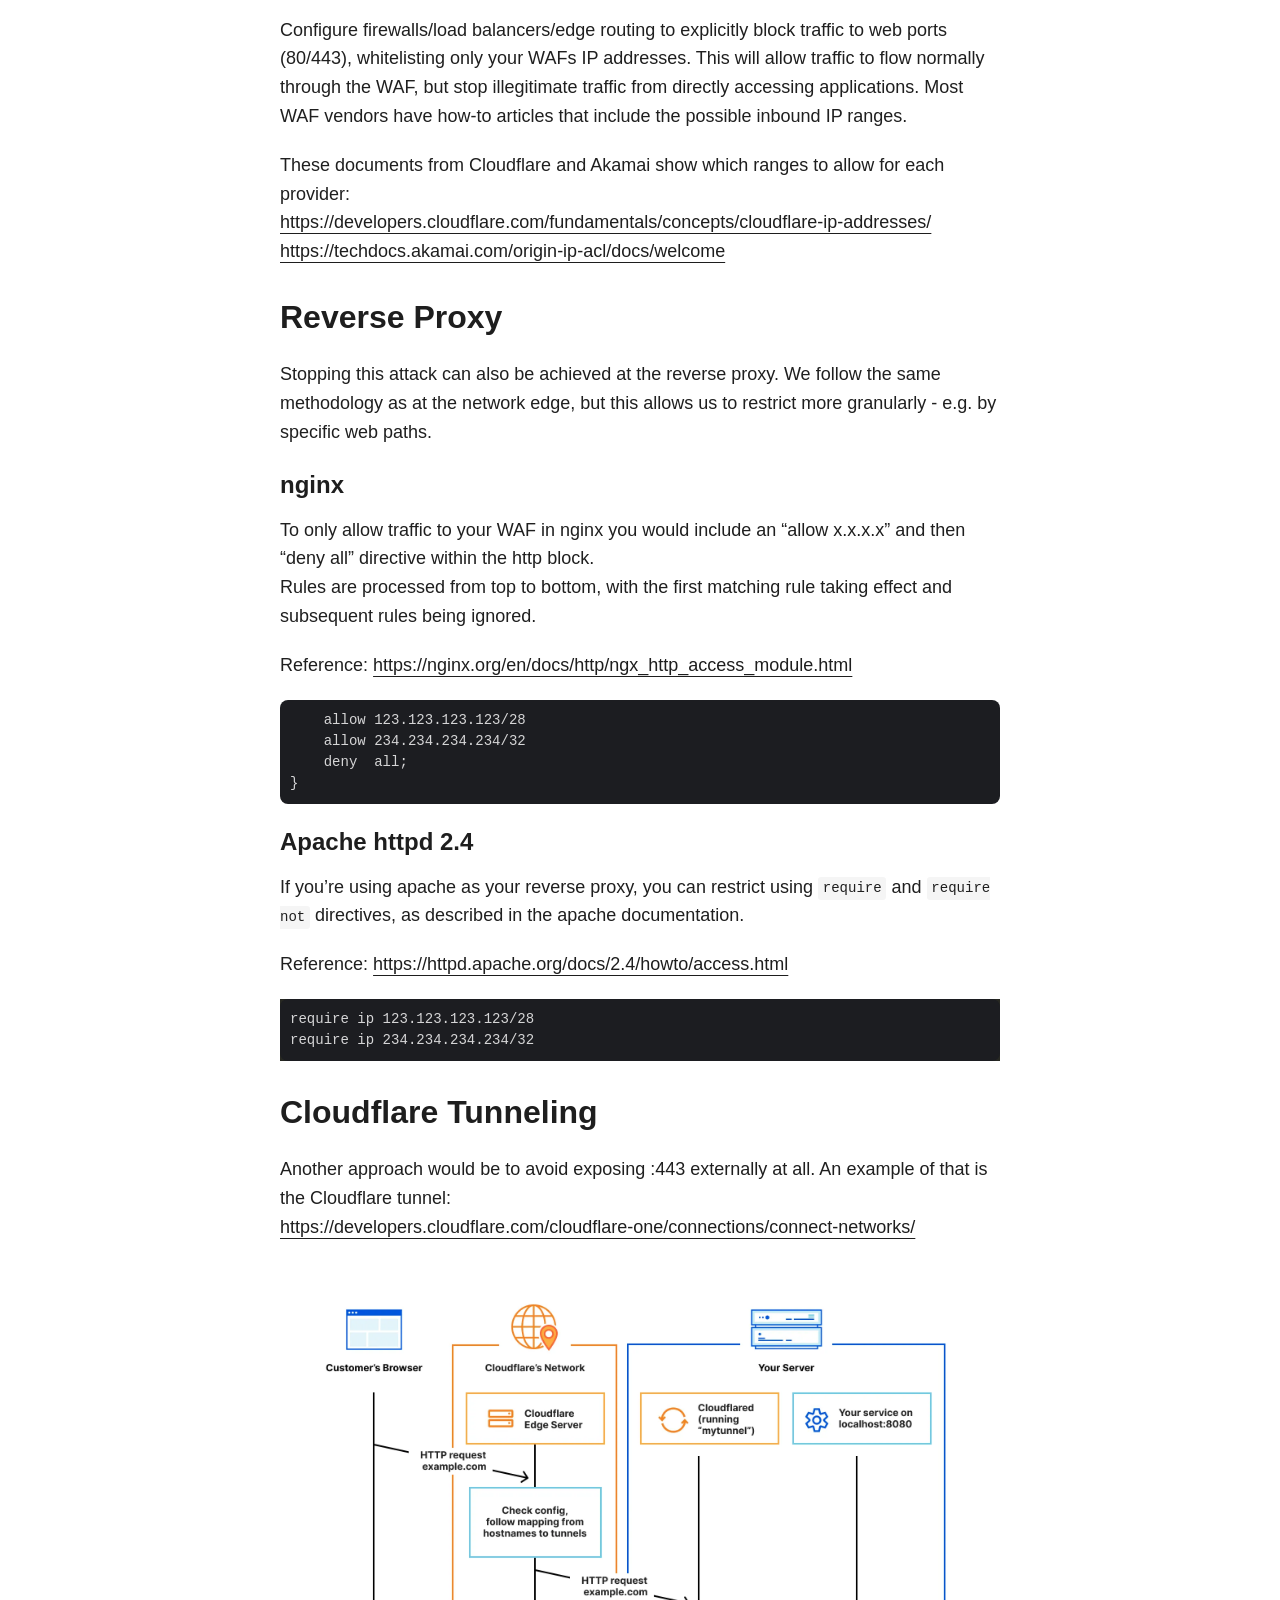
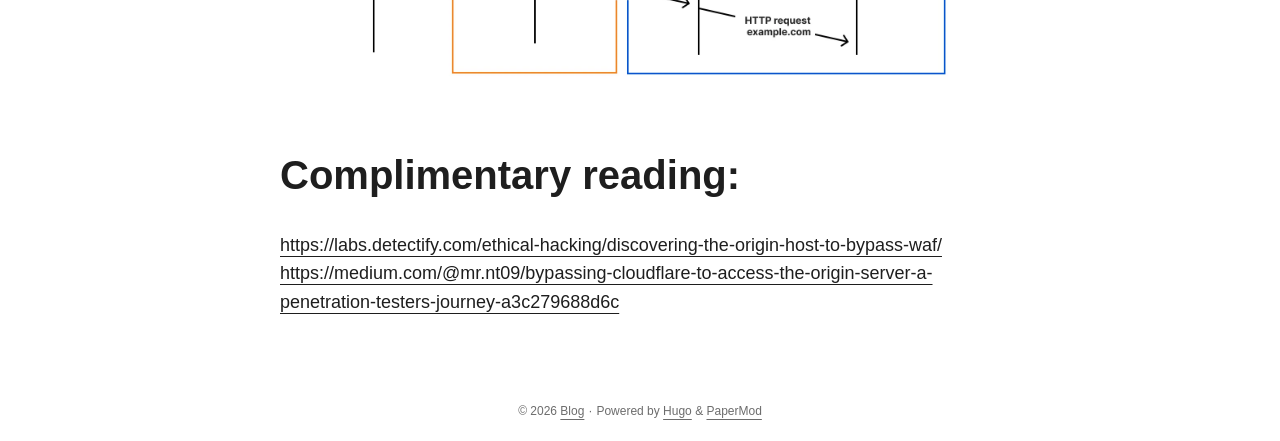
<file: post/origin_hosts/index.html>
<!DOCTYPE html>
<html lang="en" dir="auto" data-theme="auto">

<head><meta charset="utf-8">
<meta http-equiv="X-UA-Compatible" content="IE=edge">
<meta name="viewport" content="width=device-width, initial-scale=1, shrink-to-fit=no">
<meta name="robots" content="index, follow">
<title>Fuzzing for Exposed Origin Hosts | Blog</title>
<meta name="keywords" content="">
<meta name="description" content="Intro
After spending a lot of time staring at this page, I was a little tired of seeing it.

Over the past few months, I&rsquo;ve developed a testing methodology for discovering origin hosts.
I originally thought that this methodology was just a WAF bypass. However, in the six months it took me to write this up, I&rsquo;ve used origin host discovery to find applications with unlisted DNS addresses, to access restricted application paths, and to perform server-side attacks with absolutely no rate limits or content filtering. Since this is a methodology and not a direct vulnerability, the potential uses are limited only by your imagination.">
<meta name="author" content="">
<link rel="canonical" href="https://syndrome-impostor.github.io/post/origin_hosts/">
<link crossorigin="anonymous" href="/assets/css/stylesheet.85bb0b5224532cdf5ebf01d3a3a8759a149d086328c34849e538da4808303f7e.css" integrity="sha256-hbsLUiRTLN9evwHTo6h1mhSdCGMow0hJ5TjaSAgwP34=" rel="preload stylesheet" as="style">
<link rel="icon" href="https://syndrome-impostor.github.io/favicon.ico">
<link rel="icon" type="image/png" sizes="16x16" href="https://syndrome-impostor.github.io/favicon-16x16.png">
<link rel="icon" type="image/png" sizes="32x32" href="https://syndrome-impostor.github.io/favicon-32x32.png">
<link rel="apple-touch-icon" href="https://syndrome-impostor.github.io/apple-touch-icon.png">
<link rel="mask-icon" href="https://syndrome-impostor.github.io/safari-pinned-tab.svg">
<meta name="theme-color" content="#2e2e33">
<meta name="msapplication-TileColor" content="#2e2e33">
<link rel="alternate" hreflang="en" href="https://syndrome-impostor.github.io/post/origin_hosts/">
<noscript>
    <style>
        #theme-toggle,
        .top-link {
            display: none;
        }

    </style>
    <style>
        @media (prefers-color-scheme: dark) {
            :root {
                --theme: rgb(29, 30, 32);
                --entry: rgb(46, 46, 51);
                --primary: rgb(218, 218, 219);
                --secondary: rgb(155, 156, 157);
                --tertiary: rgb(65, 66, 68);
                --content: rgb(196, 196, 197);
                --code-block-bg: rgb(46, 46, 51);
                --code-bg: rgb(55, 56, 62);
                --border: rgb(51, 51, 51);
                color-scheme: dark;
            }

            .list {
                background: var(--theme);
            }

            .toc {
                background: var(--entry);
            }
        }

    </style>
</noscript>
<script>
    if (localStorage.getItem("pref-theme") === "dark") {
        document.querySelector("html").dataset.theme = 'dark';
    } else if (localStorage.getItem("pref-theme") === "light") {
       document.querySelector("html").dataset.theme = 'light';
    } else if (window.matchMedia('(prefers-color-scheme: dark)').matches) {
        document.querySelector("html").dataset.theme = 'dark';
    } else {
        document.querySelector("html").dataset.theme = 'light';
    }

</script><meta property="og:url" content="https://syndrome-impostor.github.io/post/origin_hosts/">
  <meta property="og:site_name" content="Blog">
  <meta property="og:title" content="Fuzzing for Exposed Origin Hosts">
  <meta property="og:description" content="Intro After spending a lot of time staring at this page, I was a little tired of seeing it.
Over the past few months, I’ve developed a testing methodology for discovering origin hosts.
I originally thought that this methodology was just a WAF bypass. However, in the six months it took me to write this up, I’ve used origin host discovery to find applications with unlisted DNS addresses, to access restricted application paths, and to perform server-side attacks with absolutely no rate limits or content filtering. Since this is a methodology and not a direct vulnerability, the potential uses are limited only by your imagination.">
  <meta property="og:locale" content="en_us">
  <meta property="og:type" content="article">
    <meta property="article:section" content="post">
    <meta property="article:published_time" content="2025-04-08T14:55:06-07:00">
    <meta property="article:modified_time" content="2025-04-08T14:55:06-07:00">

  <meta name="twitter:card" content="summary">
  <meta name="twitter:title" content="Fuzzing for Exposed Origin Hosts">
  <meta name="twitter:description" content="Intro After spending a lot of time staring at this page, I was a little tired of seeing it.
Over the past few months, I’ve developed a testing methodology for discovering origin hosts.
I originally thought that this methodology was just a WAF bypass. However, in the six months it took me to write this up, I’ve used origin host discovery to find applications with unlisted DNS addresses, to access restricted application paths, and to perform server-side attacks with absolutely no rate limits or content filtering. Since this is a methodology and not a direct vulnerability, the potential uses are limited only by your imagination.">


<script type="application/ld+json">
{
  "@context": "https://schema.org",
  "@type": "BreadcrumbList",
  "itemListElement": [
    {
      "@type": "ListItem",
      "position":  1 ,
      "name": "Posts",
      "item": "https://syndrome-impostor.github.io/post/"
    }, 
    {
      "@type": "ListItem",
      "position":  2 ,
      "name": "Fuzzing for Exposed Origin Hosts",
      "item": "https://syndrome-impostor.github.io/post/origin_hosts/"
    }
  ]
}
</script>
<script type="application/ld+json">
{
  "@context": "https://schema.org",
  "@type": "BlogPosting",
  "headline": "Fuzzing for Exposed Origin Hosts",
  "name": "Fuzzing for Exposed Origin Hosts",
  "description": "Intro After spending a lot of time staring at this page, I was a little tired of seeing it.\nOver the past few months, I\u0026rsquo;ve developed a testing methodology for discovering origin hosts.\nI originally thought that this methodology was just a WAF bypass. However, in the six months it took me to write this up, I\u0026rsquo;ve used origin host discovery to find applications with unlisted DNS addresses, to access restricted application paths, and to perform server-side attacks with absolutely no rate limits or content filtering. Since this is a methodology and not a direct vulnerability, the potential uses are limited only by your imagination.\n",
  "keywords": [
    
  ],
  "articleBody": "Intro After spending a lot of time staring at this page, I was a little tired of seeing it.\nOver the past few months, I’ve developed a testing methodology for discovering origin hosts.\nI originally thought that this methodology was just a WAF bypass. However, in the six months it took me to write this up, I’ve used origin host discovery to find applications with unlisted DNS addresses, to access restricted application paths, and to perform server-side attacks with absolutely no rate limits or content filtering. Since this is a methodology and not a direct vulnerability, the potential uses are limited only by your imagination.\nIn this blog post I hope to share with you:\nA relatively simple way to discover origin hosts Some ideas on how/when to use it How to defend against this methodology tl;dr Companies don’t restrict traffic to port :443 on edge routing devices, exposing applications and reverse proxies. Fuzz across IP ranges for a known URL to find alternative routes to applications, bypassing cloud protections.\nOverview Many companies own ranges of public IP addresses, that they assign to cloud and on-premises edge network devices. With modern web application routing, it’s common for application paths to be hosted on different servers across the IP ranges.\nBy choosing specific paths and locating their network edge, we can access them without their WAF protections.\nIn some cases, we can even use this technique to access publicly restricted paths, or FQDNs with unlisted DNS addresses.\nThere are two main architectures that we’ll encounter. Web ports will typically point to either a reverse proxy, or to a web server. I find the reverse proxy situation more interesting, as simple misconfigurations can unintentionally open a path to unlisted FQDNs, or restricted application paths.\nCaveats Since we’ll be manually routing to the edge of the client network, there are some considerations we have to make.\nRead the bug bounty scope page. Make sure that testing against their IP ranges directly does not violate any terms. You won’t be able to perform any attacks that require a victim to visit the site this way, such as clicking a link. Different subdomains/paths might be scattered around the client infrastructure, so you may have to redo this process during testing in order to find different endpoints. Your target or endpoint might already have mitigations in place. You might hit a reverse proxy or a web application. I usually find reverse proxies to be more interesting, as they can be connected to many web apps and are easily misconfigured. Methodology Identify IP ranges Choose a URL to look for Fuzz Get back to testing Part one: Identifying IP ranges In order to route to the company-owned edge, we first need to differentiate between cloud owned IPs and company owned IPs. The easiest and safest is to pull the IP ranges straight off of the bug bounty scope, or to have the in-scope ranges provided by the client. If you have been provided IP ranges, feel free to skip to the next section.\nIf that’s not an option for you, we can use some of the following methods to locate the IP ranges where applications are hosted. For sites in North America, I will use ARIN to verify ownership and size of the IP range. If you’re in the EU, you can use RIPE instead: https://apps.db.ripe.net/\nThere are so many ways to discover origin IP ranges, including OSINT tools such as Shodan, Censys, Hackertarget, among others. I’ll go over some of my methods below, but use whatever works for you.\nTechnique 1 - nslookup In most cases, this is really only useful to confirm that our target is behind a WAF. You could also use something like wafw00f if you prefer.\nnslookup In the output, we can sometimes see immediately that this is behind a cloud WAF:\nJust to prove that this is owned by the WAF vendor, we can search for it in the ARIN database by putting the resolved IP in the search bar: https://www.arin.net/\nTechnique 2 - subdomain enumeration It’s common for companies to point fringe subdomains directly to an IP address in their range. These are usually internal or test/pre-prod environments - look for anything that goes against the pattern.\nThis method is probably the most likely to provide accurate results, as well as false positives. When sifting through IP addresses, ignore results that mention cloud providers as they are not owned by the target.\nsubfinder -d | tee subdomains.txt\ncat subdomains.txt | httpx -title -status-code -tech-detect -follow-redirects -ports 443 -location -ip\nOnce you’ve identified some IPs that look suspicious, check ARIN again to confirm that they are owned by the target: https://www.arin.net/\nTechnique 3 - certificate aliases Sometimes companies will include server IP addresses as aliases inside of certificates.\nThis can be done in a number of different ways, such as inspecting the cert details in your browser or pulling down and decoding each one with openssl.\nI have created a simple bash script that will attempt a connection to every site in ‘domains.txt’, printing DNS and IP aliases in the certificate to the terminal. It is painfully slow.\nwhile read domain; do echo \"Domain: $domain\" timeout 2 openssl s_client -connect ${domain}:443 -servername ${domain} /dev/null | openssl x509 -noout -text 2\u003e/dev/null | grep -A1 \"Subject Alternative Name\" done \u003c subdomains.txt You can also run this script against a range of IP addresses, identifying services on each IP\nDon’t forget to check ARIN to confirm that they are owned by the target: https://www.arin.net/\nTechnique 4 - reverse ARIN/RIPE search This is a low-confidence way to identify potential ranges - exercise extra caution when looking up ranges this way.\nARIN has an advanced search, which can identify all the IP ranges that a company owns.\nRemember that ownership does not mean that we are authorized to test against these ranges. For instance telecom providers may own many ranges, some belonging to residential/corporate customers, while some are used for internal services.\nhttps://whois.arin.net/ui/advanced.jsp\nThe search supports wildcards. For example you could search “tesla*” under “Organization” to see ranges owned by Tesla Motors, Tesla Inc, etc.\nOnce finding the organization, click on “Related Networks”\nResults At this point, you should have some IP ranges in CIDR notation that looks something like this:\n123.123.120.0/22 234.234.192.0/18 Keep these handy, as we’ll need them for part 3.\nPart two: Identify HTTP request for investigation This part will require a little creativity from the reader. Identify an interesting path (e.g. www.victim.com/path/for/testing) that you want to try out.\nThere are so many things you could possibly look for. Fire up your web proxy of choice (Burp Suite/Caido/etc) and start digging!\nSome ideas:\nUnreachable hostnames or paths (in the .js files?) Injection point where a WAF is blocking your testing Path traversal you want to fuzz that has rate limiting Once you’ve identified a path you want to test, move on to the next step.\nPart Three: Find origin IP address(es) What we’re doing now is looking for our application path, on all the IP addresses we identified in part 1.\nThe first hit on ffuf should be the true domain. It should match what we saw in our web proxy. The content length from the true domain should match that of the true request in our proxy. Create IP list Before we can fuzz, we need to create a list of IP addresses to check against. I couldn’t find an easy way to do this, so I created a simple tool in go that does this. Feel free to use it, or find another way to turn the IP ranges into a list of IP addresses.\nexpand-cidr installation and usage instructions: https://github.com/syndrome-impostor/expand-cidr\nPut all CIDRs you’ve identified into a file Turn this into a list of individual addresses cat cidrs.txt | expand-cidr \u003e ips.txt Optional: Append the true domain to the top of ips.txt.\nI do this each time I pick a target on a different subdomain. It acts as a canary, proving that our request worked, and giving us a baseline response code/length asdf.example.com 123.123.120.0 123.123.120.1 123.123.120.2 ... Fuzzing! Now that we know where to look, and what we’re looking for, let’s get started.\nI’ll be using the HTTP request GET www.victim.com/path/for/testing in the examples below.\nI use the ‘-timeout’ and ‘-t’ (threads) variables to speed up the testing, since most IPs will not reply to our request, and ffuf will patiently wait for responses that aren’t coming. This way we only wait 2 seconds max, and run 400 concurrent requests.\nYou could also use the -fs flag to filter on content size for higher confidence results, if that’s your thing.\nBasic version: Replace the /path/for/testing with your application path, and www.victim.com with your desired host.\nffuf -w ips.txt -u https://FUZZ/path/for/testing -H \"Host: www.victim.com\" -timeout 2 -t 400\nIf the first request with the true FQDN fails, the most likely culprit is that our ffuf job is using (or not using) some parameters that are causing our request to not reach the destination server.\nA relatively easy method to fix the request is shown in the “Stubborn version” section below.\nStubborn version: From burp/caido: “Copy as cURL”\nThis will copy all the headers and cookies, which can help bypass anti-bot protections Change curl -k to ffuf -w ips.txt -u Replace the FQDN in the URL with FUZZ Add the timeouts and threads -timeout 2 -t 400\nWhen you’re done, it should look something like this:\nffuf -w ips.txt -u https://FUZZ/path/for/testing -H $'Host: www.victim.com' -H $'Connection: keep-alive' -H $'Cookie: cookie1=asdf; cookie2=qwer' -timeout 2 -t 400\nIf you want, you can also filter by content-length (-fs ) of the response to only see results that exactly match the expected content-length. Results Your ffuf output should look similar to this:\nEach request that matches your canary request, should be a route to your application!\nPart Four: Back to testing Now, you can take the matching IPs from the ffuf output and put them right back into your reverse proxy!\n**In Burp: ** **In Caido: ** Case Study I have currently tested against 7/13 programs. This section will be updated with findings upon completion. Success criteria: Discover the origin host for an application, whose public DNS record resolves to a cloud WAF.\nIn order to see if this methodology was useful, I tested against 13 bug bounty programs of various sizes. I chose the programs based on their rules of engagement, targeting programs that this methodology would be allowed on. This wasn’t easy to determine, and could be improved for researcher peace of mind. If you run a bug bounty program and want this vector protected, consider including “all assets owned by”, or specific testable ranges in your program briefs.\nWhat I discovered when testing was that this methodology is slow to get results. Against some bug bounty programs, I could access just about every external path this way, on both the primary domain as well as some other subdomains. To the point that I started to question whether this is just the accepted norm, implying there was absolutely nothing interesting to find here.\nThe two main use cases that I was able to identify were:\nWAF bypass for unrestricted testing Abusing misconfigured reverse proxies to access internal only hosts A tertiary use case that I believe exists:\nBypassing path-based restrictions imposed by WAFs\nWhile this vector is interesting, I don’t have a good recon strategy to identify paths that are restricted this way. Testing on even a small subset of programs took several weeks. I think that to improve the ROI for this methodology, it should be paired with other techniques.\nFor instance, scrape a target for a list of unresolvable URLs, and recursively fuzz for all of those across the identified IP range(s).\nFurther improvements can be made in improving reliability of results. When fuzzing, my requests would often fail even with the canary/real FQDN. This was solvable by modifying headers such as User-Agent, Accept-Encoding, etc.. However, when we’re looking for internal endpoints we don’t always know the exact headers for a successful connection. This creates a situation where we don’t know the response we’re looking for, and we also don’t know if our request is good. In one particular case, I had to set User-Agent to an arbitrary string to get any response (real user agents were blocked) - and the “real” response was an HTTP 412, which is by default filtered out of ffuf.\nRecursive fuzzing could aid in improving confidence of results. By observing persistent responses (i.e. if one host IP always serves the same response, regardless of provided host/path), you can likely filter out those results to achieve a higher confidence.\nIt’s also worth considering a better way to identify the required HTTP headers. Since this seems to vary greatly between implementations and tech stacks, there may not be a one-size-fits-all solution. This could be by tech-detect, more fuzzing, or simply an averaged header set that will work in most cases. Maybe you can even use an LLM to guess them.\nSome companies host their applications using IPs provided by (and therefore owned by) the cloud providers. Expanding your scope to include these IP addresses could likely reveal some interesting results. However, given that this is a shared tenancy and shared responsibility, this could be dangerous territory to test in. If you identify subdomains with dedicated IP address assignments (e.g. a vps with an IP address that is only used by the target and not shared) you could add these to the IP fuzzing list, since this is effectively just mass testing for vhost hopping.\nDefending against this technique There are many ways to defend against this technique, varying greatly on your infrastructure and desired outcome.\nBy restricting traffic to only the IP addresses of your WAF, your applications can only be accessed through the intended route - retaining the protections afforded by WAFs.\nDefending against this is theoretically very simple. In practice - it depends a lot on your architecture, and could result in legitimate traffic being blocked if implemented incorrectly. Awareness of all vhosts served by a particular origin IP is important when deciding to restrict traffic in this way.\nLet’s look at some options for mitigation.\nNetwork edge Configure firewalls/load balancers/edge routing to explicitly block traffic to web ports (80/443), whitelisting only your WAFs IP addresses. This will allow traffic to flow normally through the WAF, but stop illegitimate traffic from directly accessing applications. Most WAF vendors have how-to articles that include the possible inbound IP ranges.\nThese documents from Cloudflare and Akamai show which ranges to allow for each provider:\nhttps://developers.cloudflare.com/fundamentals/concepts/cloudflare-ip-addresses/\nhttps://techdocs.akamai.com/origin-ip-acl/docs/welcome\nReverse Proxy Stopping this attack can also be achieved at the reverse proxy. We follow the same methodology as at the network edge, but this allows us to restrict more granularly - e.g. by specific web paths.\nnginx To only allow traffic to your WAF in nginx you would include an “allow x.x.x.x” and then “deny all” directive within the http block.\nRules are processed from top to bottom, with the first matching rule taking effect and subsequent rules being ignored.\nReference: https://nginx.org/en/docs/http/ngx_http_access_module.html\nallow 123.123.123.123/28 allow 234.234.234.234/32 deny all; } Apache httpd 2.4 If you’re using apache as your reverse proxy, you can restrict using require and require not directives, as described in the apache documentation.\nReference: https://httpd.apache.org/docs/2.4/howto/access.html\nrequire ip 123.123.123.123/28 require ip 234.234.234.234/32 Cloudflare Tunneling Another approach would be to avoid exposing :443 externally at all. An example of that is the Cloudflare tunnel:\nhttps://developers.cloudflare.com/cloudflare-one/connections/connect-networks/\nComplimentary reading: https://labs.detectify.com/ethical-hacking/discovering-the-origin-host-to-bypass-waf/\nhttps://medium.com/@mr.nt09/bypassing-cloudflare-to-access-the-origin-server-a-penetration-testers-journey-a3c279688d6c\n",
  "wordCount" : "2590",
  "inLanguage": "en",
  "datePublished": "2025-04-08T14:55:06-07:00",
  "dateModified": "2025-04-08T14:55:06-07:00",
  "mainEntityOfPage": {
    "@type": "WebPage",
    "@id": "https://syndrome-impostor.github.io/post/origin_hosts/"
  },
  "publisher": {
    "@type": "Organization",
    "name": "Blog",
    "logo": {
      "@type": "ImageObject",
      "url": "https://syndrome-impostor.github.io/favicon.ico"
    }
  }
}
</script>
</head>
<body id="top">
    <header class="header">
    <nav class="header-nav">
        <div class="logo">
            <a href="https://syndrome-impostor.github.io/" accesskey="h" title="Blog (Alt + H)">Blog</a>
            <div class="logo-switches">
                <button id="theme-toggle" class="theme-toggle" accesskey="t" title="(Alt + T)" aria-label="Toggle theme">
                    <svg class="moon" xmlns="http://www.w3.org/2000/svg" width="18" height="18" viewBox="0 0 24 24"
                        fill="none" stroke="currentColor" stroke-width="2" stroke-linecap="round"
                        stroke-linejoin="round">
                        <path d="M21 12.79A9 9 0 1 1 11.21 3 7 7 0 0 0 21 12.79z"></path>
                    </svg>
                    <svg class="sun" xmlns="http://www.w3.org/2000/svg" width="18" height="18" viewBox="0 0 24 24"
                        fill="none" stroke="currentColor" stroke-width="2" stroke-linecap="round"
                        stroke-linejoin="round">
                        <circle cx="12" cy="12" r="5"></circle>
                        <line x1="12" y1="1" x2="12" y2="3"></line>
                        <line x1="12" y1="21" x2="12" y2="23"></line>
                        <line x1="4.22" y1="4.22" x2="5.64" y2="5.64"></line>
                        <line x1="18.36" y1="18.36" x2="19.78" y2="19.78"></line>
                        <line x1="1" y1="12" x2="3" y2="12"></line>
                        <line x1="21" y1="12" x2="23" y2="12"></line>
                        <line x1="4.22" y1="19.78" x2="5.64" y2="18.36"></line>
                        <line x1="18.36" y1="5.64" x2="19.78" y2="4.22"></line>
                    </svg>
                </button>
            </div>
        </div>
        <ul id="menu" class="menu">
            <li>
                <a href="https://syndrome-impostor.github.io/cves/" title="CVEs">
                    <span>CVEs</span>
                </a>
            </li>
            <li>
                <a href="https://syndrome-impostor.github.io/about/" title="About">
                    <span>About</span>
                </a>
            </li>
        </ul>
    </nav>
</header>
<main class="main">

<article class="post-single">
  <header class="post-header">
    
    <h1 class="post-title entry-hint-parent">
      Fuzzing for Exposed Origin Hosts
    </h1>
    <div class="post-meta"><span title='2025-04-08 14:55:06 -0700 PDT'>April 8, 2025</span>

</div>
  </header> <details class="toc" >
    <summary accesskey="c" title="(Alt + C)">
        <span class="title">Table of Contents</span>
    </summary>

    <div class="inner"><ul>
            <li>
                <a href="#intro" aria-label="Intro">Intro</a><ul>
                    
            <li>
                <a href="#tldr" aria-label="tl;dr">tl;dr</a></li>
            <li>
                <a href="#overview" aria-label="Overview">Overview</a></li>
            <li>
                <a href="#caveats" aria-label="Caveats">Caveats</a></li></ul>
            </li>
            <li>
                <a href="#methodology" aria-label="Methodology">Methodology</a><ul>
                    
            <li>
                <a href="#part-one-identifying-ip-ranges" aria-label="Part one: Identifying IP ranges">Part one: Identifying IP ranges</a><ul>
                    
            <li>
                <a href="#technique-1---nslookup" aria-label="Technique 1 - nslookup">Technique 1 - nslookup</a></li>
            <li>
                <a href="#technique-2---subdomain-enumeration" aria-label="Technique 2 - subdomain enumeration">Technique 2 - subdomain enumeration</a></li>
            <li>
                <a href="#technique-3---certificate-aliases" aria-label="Technique 3 - certificate aliases">Technique 3 - certificate aliases</a></li>
            <li>
                <a href="#technique-4---reverse-arinripe-search" aria-label="Technique 4 - reverse ARIN/RIPE search">Technique 4 - reverse ARIN/RIPE search</a></li>
            <li>
                <a href="#results" aria-label="Results">Results</a></li></ul>
            </li>
            <li>
                <a href="#part-two-identify-http-request-for-investigation" aria-label="Part two: Identify HTTP request for investigation">Part two: Identify HTTP request for investigation</a></li>
            <li>
                <a href="#part-three-find-origin-ip-addresses" aria-label="Part Three: Find origin IP address(es)">Part Three: Find origin IP address(es)</a><ul>
                    
            <li>
                <a href="#create-ip-list" aria-label="Create IP list">Create IP list</a></li>
            <li>
                <a href="#fuzzing" aria-label="Fuzzing!">Fuzzing!</a><ul>
                    
            <li>
                <a href="#basic-version" aria-label="Basic version:">Basic version:</a></li>
            <li>
                <a href="#stubborn-version" aria-label="Stubborn version:">Stubborn version:</a></li>
            <li>
                <a href="#results-1" aria-label="Results">Results</a></li></ul>
            </li></ul>
            </li>
            <li>
                <a href="#part-four-back-to-testing" aria-label="Part Four: Back to testing">Part Four: Back to testing</a></li></ul>
            </li>
            <li>
                <a href="#case-study" aria-label="Case Study">Case Study</a><ul>
                    
            <li>
                <a href="#i-have-currently-tested-against-713-programs-this-section-will-be-updated-with-findings-upon-completion" aria-label="I have currently tested against 7/13 programs. This section will be updated with findings upon completion.">I have currently tested against 7/13 programs. This section will be updated with findings upon completion.</a></li></ul>
            </li>
            <li>
                <a href="#defending-against-this-technique" aria-label="Defending against this technique">Defending against this technique</a><ul>
                    
            <li>
                <a href="#network-edge" aria-label="Network edge">Network edge</a></li>
            <li>
                <a href="#reverse-proxy" aria-label="Reverse Proxy">Reverse Proxy</a><ul>
                    
            <li>
                <a href="#nginx" aria-label="nginx">nginx</a></li>
            <li>
                <a href="#apache-httpd-24" aria-label="Apache httpd 2.4">Apache httpd 2.4</a></li></ul>
            </li>
            <li>
                <a href="#cloudflare-tunneling" aria-label="Cloudflare Tunneling">Cloudflare Tunneling</a></li></ul>
            </li>
            <li>
                <a href="#complimentary-reading" aria-label="Complimentary reading:">Complimentary reading:</a>
            </li>
        </ul>
    </div>
</details>

  <div class="post-content md-content"><h1 id="intro">Intro<a hidden class="anchor" aria-hidden="true" href="#intro">#</a></h1>
<p>After spending a lot of time staring at this page, I was a little tired of seeing it.<br>
<img alt="2193894b96768f213c63a17e420f44b6.png" loading="lazy" src="/post/origin_hosts/images/2193894b96768f213c63a17e420f44b6.png"></p>
<p>Over the past few months, I&rsquo;ve developed a testing methodology for discovering origin hosts.<br>
I originally thought that this methodology was just a WAF bypass. However, in the six months it took me to write this up, I&rsquo;ve used origin host discovery to find applications with unlisted DNS addresses, to access restricted application paths, and to perform server-side attacks with absolutely no rate limits or content filtering. Since this is a methodology and not a direct vulnerability, the potential uses are limited only by your imagination.</p>
<p>In this blog post I hope to share with you:</p>
<ol>
<li>A relatively simple way to discover origin hosts</li>
<li>Some ideas on how/when to use it</li>
<li>How to defend against this methodology</li>
</ol>
<h2 id="tldr">tl;dr<a hidden class="anchor" aria-hidden="true" href="#tldr">#</a></h2>
<p>Companies don&rsquo;t restrict traffic to port :443 on edge routing devices, exposing applications and reverse proxies. Fuzz across IP ranges for a known URL to find alternative routes to applications, bypassing cloud protections.</p>
<h2 id="overview">Overview<a hidden class="anchor" aria-hidden="true" href="#overview">#</a></h2>
<p>Many companies own ranges of public IP addresses, that they assign to cloud and on-premises edge network devices. With modern web application routing, it&rsquo;s common for application paths to be hosted on different servers across the IP ranges.<br>
By choosing specific paths and locating their network edge, we can access them without their WAF protections.<br>
In some cases, we can even use this technique to access publicly restricted paths, or FQDNs with unlisted DNS addresses.</p>
<p>There are two main architectures that we&rsquo;ll encounter. Web ports will typically point to either a reverse proxy, or to a web server. I find the reverse proxy situation more interesting, as simple misconfigurations can unintentionally open a path to unlisted FQDNs, or restricted application paths.</p>
<p><img alt="WAFroute.drawio.svg" loading="lazy" src="/post/origin_hosts/images/WAFroute.drawio.svg"></p>
<h2 id="caveats">Caveats<a hidden class="anchor" aria-hidden="true" href="#caveats">#</a></h2>
<p>Since we&rsquo;ll be manually routing to the edge of the client network, there are some considerations we have to make.</p>
<ul>
<li>Read the bug bounty scope page. Make sure that testing against their IP ranges directly does not violate any terms.</li>
<li>You won&rsquo;t be able to perform any attacks that require a victim to visit the site this way, such as clicking a link.</li>
<li>Different subdomains/paths might be scattered around the client infrastructure, so you may have to redo this process during testing in order to find different endpoints.</li>
<li>Your target or endpoint might already have mitigations in place.</li>
<li>You might hit a reverse proxy or a web application. I usually find reverse proxies to be more interesting, as they can be connected to many web apps and are easily misconfigured.</li>
</ul>
<h1 id="methodology">Methodology<a hidden class="anchor" aria-hidden="true" href="#methodology">#</a></h1>
<ol>
<li>Identify IP ranges</li>
<li>Choose a URL to look for</li>
<li>Fuzz</li>
<li>Get back to testing</li>
</ol>
<h2 id="part-one-identifying-ip-ranges">Part one: Identifying IP ranges<a hidden class="anchor" aria-hidden="true" href="#part-one-identifying-ip-ranges">#</a></h2>
<p>In order to route to the company-owned edge, we first need to differentiate between cloud owned IPs and company owned IPs. The easiest and safest is to pull the IP ranges straight off of the bug bounty scope, or to have the in-scope ranges provided by the client. If you have been provided IP ranges, feel free to skip to the next section.</p>
<p>If that&rsquo;s not an option for you, we can use some of the following methods to locate the IP ranges where applications are hosted. For sites in North America, I will use ARIN to verify ownership and size of the IP range. If you&rsquo;re in the EU, you can use RIPE instead: <a href="https://apps.db.ripe.net/">https://apps.db.ripe.net/</a><br>
There are so many ways to discover origin IP ranges, including OSINT tools such as Shodan, Censys, Hackertarget, among others. I&rsquo;ll go over some of my methods below, but use whatever works for you.</p>
<h3 id="technique-1---nslookup">Technique 1 - nslookup<a hidden class="anchor" aria-hidden="true" href="#technique-1---nslookup">#</a></h3>
<p>In most cases, this is really only useful to confirm that our target is behind a WAF. You could also use something like wafw00f if you prefer.<br>
<code>nslookup &lt;site.com&gt;</code></p>
<p>In the output, we can sometimes see immediately that this is behind a cloud WAF:<br>
<img alt="akamaiedge.png" loading="lazy" src="/post/origin_hosts/images/akamaiedge.png"></p>
<p>Just to prove that this is owned by the WAF vendor, we can search for it in the ARIN database by putting the resolved IP in the search bar: <a href="https://www.arin.net/">https://www.arin.net/</a></p>
<h3 id="technique-2---subdomain-enumeration">Technique 2 - subdomain enumeration<a hidden class="anchor" aria-hidden="true" href="#technique-2---subdomain-enumeration">#</a></h3>
<p>It&rsquo;s common for companies to point fringe subdomains directly to an IP address in their range. These are usually internal or test/pre-prod environments - look for anything that goes against the pattern.<br>
This method is probably the most likely to provide accurate results, as well as false positives. When sifting through IP addresses, ignore results that mention cloud providers as they are not owned by the target.</p>
<p><code>subfinder -d &lt;site.com&gt; | tee subdomains.txt</code><br>
<code>cat subdomains.txt | httpx -title -status-code -tech-detect -follow-redirects -ports 443 -location -ip</code></p>
<p>Once you&rsquo;ve identified some IPs that look suspicious, check ARIN again to confirm that they are owned by the target: <a href="https://www.arin.net/">https://www.arin.net/</a></p>
<h3 id="technique-3---certificate-aliases">Technique 3 - certificate aliases<a hidden class="anchor" aria-hidden="true" href="#technique-3---certificate-aliases">#</a></h3>
<p>Sometimes companies will include server IP addresses as aliases inside of certificates.<br>
This can be done in a number of different ways, such as inspecting the cert details in your browser or pulling down and decoding each one with openssl.</p>
<p>I have created a simple bash script that will attempt a connection to every site in &lsquo;domains.txt&rsquo;, printing DNS and IP aliases in the certificate to the terminal. It is painfully slow.</p>
<div class="highlight"><pre tabindex="0" style="color:#f8f8f2;background-color:#272822;-moz-tab-size:4;-o-tab-size:4;tab-size:4;-webkit-text-size-adjust:none;"><code class="language-cert_scrape.sh" data-lang="cert_scrape.sh"><span style="display:flex;"><span><span style="color:#66d9ef">while</span> read domain; <span style="color:#66d9ef">do</span>
</span></span><span style="display:flex;"><span>  echo <span style="color:#e6db74">&#34;Domain: </span>$domain<span style="color:#e6db74">&#34;</span>
</span></span><span style="display:flex;"><span>  timeout <span style="color:#ae81ff">2</span> openssl s_client -connect <span style="color:#e6db74">${</span>domain<span style="color:#e6db74">}</span>:443 -servername <span style="color:#e6db74">${</span>domain<span style="color:#e6db74">}</span> &lt;/dev/null 2&gt;/dev/null | 
</span></span><span style="display:flex;"><span>    openssl x509 -noout -text 2&gt;/dev/null | 
</span></span><span style="display:flex;"><span>    grep -A1 <span style="color:#e6db74">&#34;Subject Alternative Name&#34;</span>
</span></span><span style="display:flex;"><span><span style="color:#66d9ef">done</span> &lt; subdomains.txt
</span></span></code></pre></div><p><em>You can also run this script against a range of <strong>IP addresses</strong>, identifying services on each IP</em></p>
<p>Don&rsquo;t forget to check ARIN to confirm that they are owned by the target: <a href="https://www.arin.net/">https://www.arin.net/</a></p>
<h3 id="technique-4---reverse-arinripe-search">Technique 4 - reverse ARIN/RIPE search<a hidden class="anchor" aria-hidden="true" href="#technique-4---reverse-arinripe-search">#</a></h3>
<p>This is a low-confidence way to identify potential ranges - exercise extra caution when looking up ranges this way.<br>
ARIN has an advanced search, which can identify all the IP ranges that a company owns.<br>
Remember that ownership does not mean that we are authorized to test against these ranges. For instance telecom providers may own many ranges, some belonging to residential/corporate customers, while some are used for internal services.</p>
<p><a href="https://whois.arin.net/ui/advanced.jsp">https://whois.arin.net/ui/advanced.jsp</a><br>
<em>The search supports wildcards. For example you could search &ldquo;tesla*&rdquo; under &ldquo;Organization&rdquo; to see ranges owned by Tesla Motors, Tesla Inc, etc.</em><br>
Once finding the organization, click on &ldquo;Related Networks&rdquo;</p>
<h3 id="results">Results<a hidden class="anchor" aria-hidden="true" href="#results">#</a></h3>
<p>At this point, you should have some IP ranges in CIDR notation that looks something like this:</p>
<pre tabindex="0"><code>123.123.120.0/22
234.234.192.0/18
</code></pre><p>Keep these handy, as we&rsquo;ll need them for part 3.</p>
<h2 id="part-two-identify-http-request-for-investigation">Part two: Identify HTTP request for investigation<a hidden class="anchor" aria-hidden="true" href="#part-two-identify-http-request-for-investigation">#</a></h2>
<p>This part will require a little creativity from the reader. Identify an interesting path (e.g. <a href="https://www.victim.com/path/for/testing">www.victim.com/path/for/testing</a>) that you want to try out.<br>
There are so many things you could possibly look for. Fire up your web proxy of choice (Burp Suite/Caido/etc) and start digging!</p>
<p>Some ideas:</p>
<ul>
<li>Unreachable hostnames or paths (in the .js files?)</li>
<li>Injection point where a WAF is blocking your testing</li>
<li>Path traversal you want to fuzz that has rate limiting</li>
</ul>
<p>Once you&rsquo;ve identified a path you want to test, move on to the next step.</p>
<h2 id="part-three-find-origin-ip-addresses">Part Three: Find origin IP address(es)<a hidden class="anchor" aria-hidden="true" href="#part-three-find-origin-ip-addresses">#</a></h2>
<p>What we&rsquo;re doing now is looking for our application path, on all the IP addresses we identified in part 1.</p>
<ul>
<li>The first hit on ffuf should be the true domain. It should match what we saw in our web proxy.</li>
<li>The content length from the true domain should match that of the true request in our proxy.</li>
</ul>
<h3 id="create-ip-list">Create IP list<a hidden class="anchor" aria-hidden="true" href="#create-ip-list">#</a></h3>
<p>Before we can fuzz, we need to create a list of IP addresses to check against. I couldn&rsquo;t find an easy way to do this, so I created a simple tool in go that does this. Feel free to use it, or find another way to turn the IP ranges into a list of IP addresses.</p>
<p><em>expand-cidr</em> installation and usage instructions: <a href="https://github.com/syndrome-impostor/expand-cidr">https://github.com/syndrome-impostor/expand-cidr</a></p>
<ol>
<li>Put all CIDRs you&rsquo;ve identified into a file</li>
<li>Turn this into a list of individual addresses <code>cat cidrs.txt | expand-cidr &gt; ips.txt</code></li>
<li>Optional: Append the true domain to the top of ips.txt.<br>
<em>I do this each time I pick a target on a different subdomain. It acts as a canary, proving that our request worked, and giving us a baseline response code/length</em></li>
</ol>
<div class="highlight"><pre tabindex="0" style="color:#f8f8f2;background-color:#272822;-moz-tab-size:4;-o-tab-size:4;tab-size:4;-webkit-text-size-adjust:none;"><code class="language-ips.txt" data-lang="ips.txt"><span style="display:flex;"><span>asdf.example.com
</span></span><span style="display:flex;"><span>123.123.120.0
</span></span><span style="display:flex;"><span>123.123.120.1
</span></span><span style="display:flex;"><span>123.123.120.2
</span></span><span style="display:flex;"><span>...
</span></span></code></pre></div><h3 id="fuzzing">Fuzzing!<a hidden class="anchor" aria-hidden="true" href="#fuzzing">#</a></h3>
<p>Now that we know where to look, and what we&rsquo;re looking for, let&rsquo;s get started.<br>
I&rsquo;ll be using the HTTP request <code>GET www.victim.com/path/for/testing</code> in the examples below.</p>
<p>I use the &lsquo;-timeout&rsquo; and &lsquo;-t&rsquo; (threads) variables to speed up the testing, since most IPs will not reply to our request, and ffuf will patiently wait for responses that aren&rsquo;t coming. This way we only wait 2 seconds max, and run 400 concurrent requests.<br>
You could also use the <code>-fs</code> flag to filter on content size for higher confidence results, if that&rsquo;s your thing.</p>
<h4 id="basic-version">Basic version:<a hidden class="anchor" aria-hidden="true" href="#basic-version">#</a></h4>
<p>Replace the <code>/path/for/testing</code> with your application path, and <code>www.victim.com</code> with your desired host.<br>
<code>ffuf -w ips.txt -u https://FUZZ/path/for/testing -H &quot;Host: www.victim.com&quot; -timeout 2 -t 400</code></p>
<p>If the first request with the true FQDN fails, the most likely culprit is that our ffuf job is using (or not using) some parameters that are causing our request to not reach the destination server.<br>
A relatively easy method to fix the request is shown in the &ldquo;Stubborn version&rdquo; section below.</p>
<h4 id="stubborn-version">Stubborn version:<a hidden class="anchor" aria-hidden="true" href="#stubborn-version">#</a></h4>
<ul>
<li>From burp/caido: &ldquo;Copy as cURL&rdquo;<br>
<em>This will copy all the headers and cookies, which can help bypass anti-bot protections</em></li>
<li>Change <code>curl -k</code> to <code>ffuf -w ips.txt -u</code></li>
<li>Replace the FQDN in the URL with <code>FUZZ</code></li>
<li>Add the timeouts and threads <code>-timeout 2 -t 400</code><br>
When you&rsquo;re done, it should look something like this:<br>
<code>ffuf -w ips.txt -u https://FUZZ/path/for/testing -H $'Host: www.victim.com' -H $'Connection: keep-alive' -H $'Cookie: cookie1=asdf; cookie2=qwer' -timeout 2 -t 400</code><br>
<em>If you want, you can also filter by content-length (<code>-fs &lt;bytes&gt;</code>) of the response to only see results that exactly match the expected content-length.</em></li>
</ul>
<h4 id="results-1">Results<a hidden class="anchor" aria-hidden="true" href="#results-1">#</a></h4>
<p>Your ffuf output should look similar to this:</p>
<p><img alt="ffuf.png" loading="lazy" src="/post/origin_hosts/images/ffuf.png"></p>
<p>Each request that matches your canary request, should be a route to your application!</p>
<h2 id="part-four-back-to-testing">Part Four: Back to testing<a hidden class="anchor" aria-hidden="true" href="#part-four-back-to-testing">#</a></h2>
<p>Now, you can take the matching IPs from the ffuf output and put them right back into your reverse proxy!<br>
**In Burp:  **
<img alt="burp.png" loading="lazy" src="/post/origin_hosts/images/burp.png"></p>
<p>**In Caido:  **
<img alt="caido.png" loading="lazy" src="/post/origin_hosts/images/caido.png"></p>
<h1 id="case-study">Case Study<a hidden class="anchor" aria-hidden="true" href="#case-study">#</a></h1>
<h2 id="i-have-currently-tested-against-713-programs-this-section-will-be-updated-with-findings-upon-completion">I have currently tested against 7/13 programs. This section will be updated with findings upon completion.<a hidden class="anchor" aria-hidden="true" href="#i-have-currently-tested-against-713-programs-this-section-will-be-updated-with-findings-upon-completion">#</a></h2>
<p><strong>Success criteria:</strong> Discover the origin host for an application, whose public DNS record resolves to a cloud WAF.</p>
<p>In order to see if this methodology was useful, I tested against 13 bug bounty programs of various sizes. I chose the programs based on their rules of engagement, targeting programs that this methodology would be allowed on. This wasn&rsquo;t easy to determine, and could be improved for researcher peace of mind. If you run a bug bounty program and want this vector protected, consider including &ldquo;all assets owned by&rdquo;, or specific testable ranges in your program briefs.<br>
What I discovered when testing was that this methodology is slow to get results. Against some bug bounty programs, I could access just about every external path this way, on both the primary domain as well as some other subdomains. To the point that I started to question whether this is just the accepted norm, implying there was absolutely nothing interesting to find here.</p>
<p>The two main use cases that I was able to identify were:</p>
<ul>
<li>WAF bypass for unrestricted testing</li>
<li>Abusing misconfigured reverse proxies to access internal only hosts</li>
</ul>
<p>A tertiary use case that I believe exists:</p>
<ul>
<li>Bypassing path-based restrictions imposed by WAFs<br>
While this vector is interesting, I don&rsquo;t have a good recon strategy to identify paths that are restricted this way.</li>
</ul>
<p>Testing on even a small subset of programs took several weeks. I think that to improve the ROI for this methodology, it should be paired with other techniques.<br>
For instance, scrape a target for a list of unresolvable URLs, and recursively fuzz for all of those across the identified IP range(s).</p>
<p>Further improvements can be made in improving reliability of results. When fuzzing, my requests would often fail even with the canary/real FQDN. This was solvable by modifying headers such as User-Agent, Accept-Encoding, etc.. However, when we&rsquo;re looking for internal endpoints we don&rsquo;t always know the exact headers for a successful connection. This creates a situation where we don&rsquo;t know the response we&rsquo;re looking for, and we also don&rsquo;t know if our request is good. In one particular case, I had to set User-Agent to an arbitrary string to get any response (real user agents were blocked) - and the &ldquo;real&rdquo; response was an HTTP 412, which is by default filtered out of ffuf.</p>
<p>Recursive fuzzing could aid in improving confidence of results. By observing persistent responses (i.e. if one host IP <em>always</em> serves the same response, regardless of provided host/path), you can likely filter out those results to achieve a higher confidence.<br>
It&rsquo;s also worth considering a better way to identify the required HTTP headers. Since this seems to vary greatly between implementations and tech stacks, there may not be a one-size-fits-all solution. This could be by tech-detect, more fuzzing, or simply an averaged header set that will work in most cases. Maybe you can even use an LLM to guess them.</p>
<p>Some companies host their applications using IPs provided by (and therefore owned by) the cloud providers. Expanding your scope to include these IP addresses could likely reveal some interesting results. However, given that this is a shared tenancy and shared responsibility, this could be dangerous territory to test in. If you identify subdomains with dedicated IP address assignments (e.g. a vps with an IP address that is only used by the target and not shared) you could add these to the IP fuzzing list, since this is effectively just mass testing for vhost hopping.</p>
<h1 id="defending-against-this-technique">Defending against this technique<a hidden class="anchor" aria-hidden="true" href="#defending-against-this-technique">#</a></h1>
<p>There are many ways to defend against this technique, varying greatly on your infrastructure and desired outcome.<br>
By restricting traffic to only the IP addresses of your WAF, your applications can only be accessed through the intended route - retaining the protections afforded by WAFs.</p>
<p>Defending against this is theoretically very simple. In practice - it depends a lot on your architecture, and could result in legitimate traffic being blocked if implemented incorrectly. Awareness of all vhosts served by a particular origin IP is important when deciding to restrict traffic in this way.<br>
Let&rsquo;s look at some options for mitigation.</p>
<h2 id="network-edge">Network edge<a hidden class="anchor" aria-hidden="true" href="#network-edge">#</a></h2>
<p>Configure firewalls/load balancers/edge routing to explicitly block traffic to web ports (80/443), whitelisting only your WAFs IP addresses. This will allow traffic to flow normally through the WAF, but stop illegitimate traffic from directly accessing applications. Most WAF vendors have how-to articles that include the possible inbound IP ranges.</p>
<p>These documents from Cloudflare and Akamai show which ranges to allow for each provider:<br>
<a href="https://developers.cloudflare.com/fundamentals/concepts/cloudflare-ip-addresses/">https://developers.cloudflare.com/fundamentals/concepts/cloudflare-ip-addresses/</a><br>
<a href="https://techdocs.akamai.com/origin-ip-acl/docs/welcome">https://techdocs.akamai.com/origin-ip-acl/docs/welcome</a></p>
<h2 id="reverse-proxy">Reverse Proxy<a hidden class="anchor" aria-hidden="true" href="#reverse-proxy">#</a></h2>
<p>Stopping this attack can also be achieved at the reverse proxy. We follow the same methodology as at the network edge, but this allows us to restrict more granularly - e.g. by specific web paths.</p>
<h3 id="nginx">nginx<a hidden class="anchor" aria-hidden="true" href="#nginx">#</a></h3>
<p>To only allow traffic to your WAF in nginx you would include an &ldquo;allow x.x.x.x&rdquo; and then &ldquo;deny all&rdquo; directive within the http block.<br>
Rules are processed from top to bottom, with the first matching rule taking effect and subsequent rules being ignored.</p>
<p>Reference: <a href="https://nginx.org/en/docs/http/ngx_http_access_module.html">https://nginx.org/en/docs/http/ngx_http_access_module.html</a></p>
<pre tabindex="0"><code class="language-location" data-lang="location">    allow 123.123.123.123/28
    allow 234.234.234.234/32
    deny  all;
}
</code></pre><h3 id="apache-httpd-24">Apache httpd 2.4<a hidden class="anchor" aria-hidden="true" href="#apache-httpd-24">#</a></h3>
<p>If you&rsquo;re using apache as your reverse proxy, you can restrict using <code>require</code> and <code>require not</code> directives, as described in the apache documentation.</p>
<p>Reference: <a href="https://httpd.apache.org/docs/2.4/howto/access.html">https://httpd.apache.org/docs/2.4/howto/access.html</a></p>
<div class="highlight"><pre tabindex="0" style="color:#f8f8f2;background-color:#272822;-moz-tab-size:4;-o-tab-size:4;tab-size:4;-webkit-text-size-adjust:none;"><code class="language-xml" data-lang="xml"><span style="display:flex;"><span>require ip 123.123.123.123/28
</span></span><span style="display:flex;"><span>require ip 234.234.234.234/32
</span></span></code></pre></div><h2 id="cloudflare-tunneling">Cloudflare Tunneling<a hidden class="anchor" aria-hidden="true" href="#cloudflare-tunneling">#</a></h2>
<p>Another approach would be to avoid exposing :443 externally at all. An example of that is the Cloudflare tunnel:<br>
<a href="https://developers.cloudflare.com/cloudflare-one/connections/connect-networks/">https://developers.cloudflare.com/cloudflare-one/connections/connect-networks/</a></p>
<p><img alt="7f2699b7f67c7d1028702df54fbf2c01.png" loading="lazy" src="/post/origin_hosts/images/7f2699b7f67c7d1028702df54fbf2c01.png"></p>
<h1 id="complimentary-reading">Complimentary reading:<a hidden class="anchor" aria-hidden="true" href="#complimentary-reading">#</a></h1>
<p><a href="https://labs.detectify.com/ethical-hacking/discovering-the-origin-host-to-bypass-waf/">https://labs.detectify.com/ethical-hacking/discovering-the-origin-host-to-bypass-waf/</a><br>
<a href="https://medium.com/@mr.nt09/bypassing-cloudflare-to-access-the-origin-server-a-penetration-testers-journey-a3c279688d6c">https://medium.com/@mr.nt09/bypassing-cloudflare-to-access-the-origin-server-a-penetration-testers-journey-a3c279688d6c</a></p>


  </div>

  <footer class="post-footer">
    <ul class="post-tags">
    </ul>
  </footer>
</article>
    </main>
    
<footer class="footer">
        <span>&copy; 2026 <a href="https://syndrome-impostor.github.io/">Blog</a></span> · 

    <span>
        Powered by
        <a href="https://gohugo.io/" rel="noopener noreferrer" target="_blank">Hugo</a> &
        <a href="https://github.com/adityatelange/hugo-PaperMod/" rel="noopener" target="_blank">PaperMod</a>
    </span>
</footer>
<a href="#top" id="top-link" class="top-link hidden" aria-label="go to top" title="Go to Top (Alt + G)" accesskey="g">
    <svg xmlns="http://www.w3.org/2000/svg" viewBox="0 0 24 24" fill="none" stroke="currentColor" stroke-width="2"
        stroke-linecap="round" stroke-linejoin="round" class="feather feather-chevrons-up">
        <polyline points="17 11 12 6 7 11"></polyline>
        <polyline points="17 18 12 13 7 18"></polyline>
    </svg>
</a>

<script>
    let menu = document.getElementById('menu');
    if (menu) {
        
        const scrollPosition = localStorage.getItem("menu-scroll-position");
        if (scrollPosition) {
            menu.scrollLeft = parseInt(scrollPosition, 10);
        }
        
        menu.onscroll = function () {
            localStorage.setItem("menu-scroll-position", menu.scrollLeft);
        }
    }

    document.querySelectorAll('a[href^="#"]').forEach(anchor => {
        anchor.addEventListener("click", function (e) {
            e.preventDefault();
            var id = this.getAttribute("href").substr(1);
            if (!window.matchMedia('(prefers-reduced-motion: reduce)').matches) {
                document.querySelector(`[id='${decodeURIComponent(id)}']`).scrollIntoView({
                    behavior: "smooth"
                });
            } else {
                document.querySelector(`[id='${decodeURIComponent(id)}']`).scrollIntoView();
            }
            if (id === "top") {
                history.replaceState(null, null, " ");
            } else {
                history.pushState(null, null, `#${id}`);
            }
        });
    });

</script>
<script>
    var toplink = document.getElementById("top-link");
    window.onscroll = function () {
        const scrollThreshold = window.innerHeight;
        if (document.body.scrollTop > scrollThreshold || document.documentElement.scrollTop > scrollThreshold) {
            toplink.classList.remove("hidden");
        } else {
            toplink.classList.add("hidden");
        }
    };

</script>
<script>
    document.getElementById("theme-toggle").addEventListener("click", () => {
        const html = document.querySelector("html");
        if (html.dataset.theme === "dark") {
            html.dataset.theme = 'light';
            localStorage.setItem("pref-theme", 'light');
        } else {
            html.dataset.theme = 'dark';
            localStorage.setItem("pref-theme", 'dark');
        }
    })

</script>
</body>

</html>
</file>
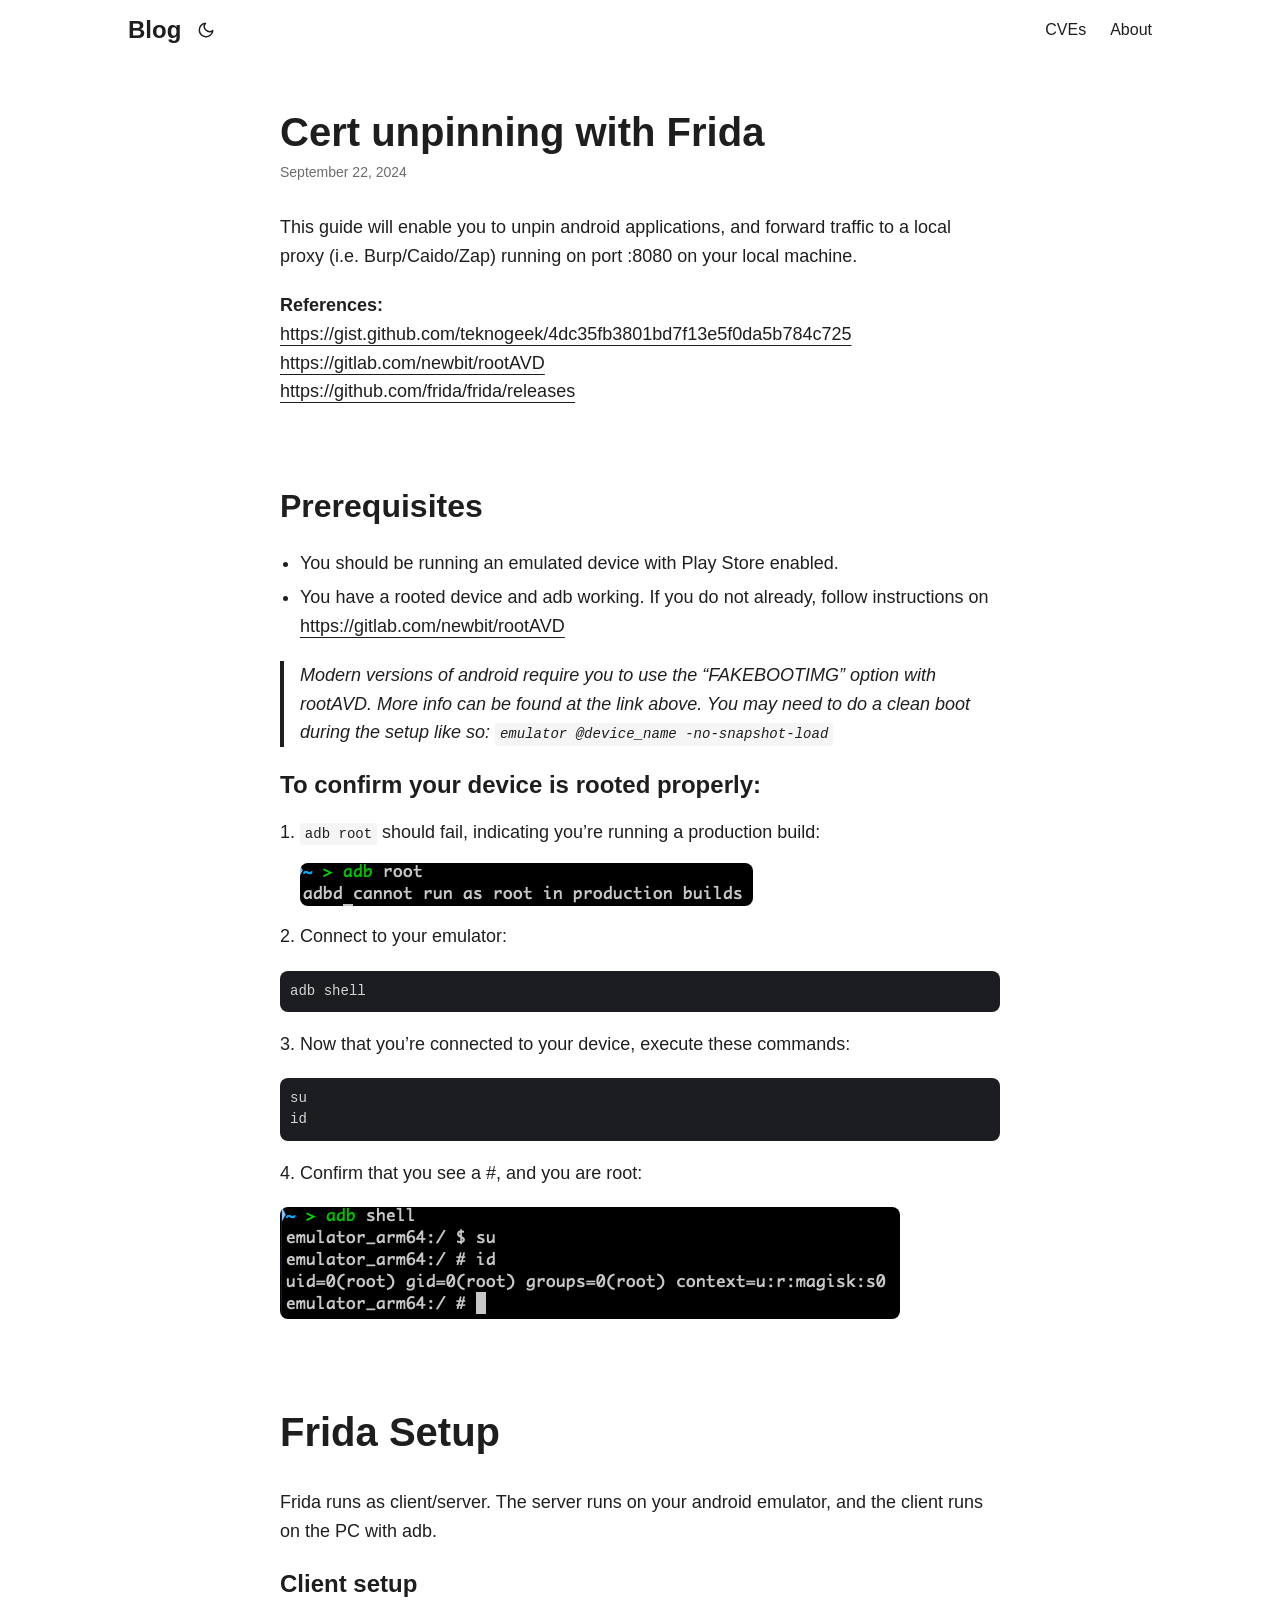
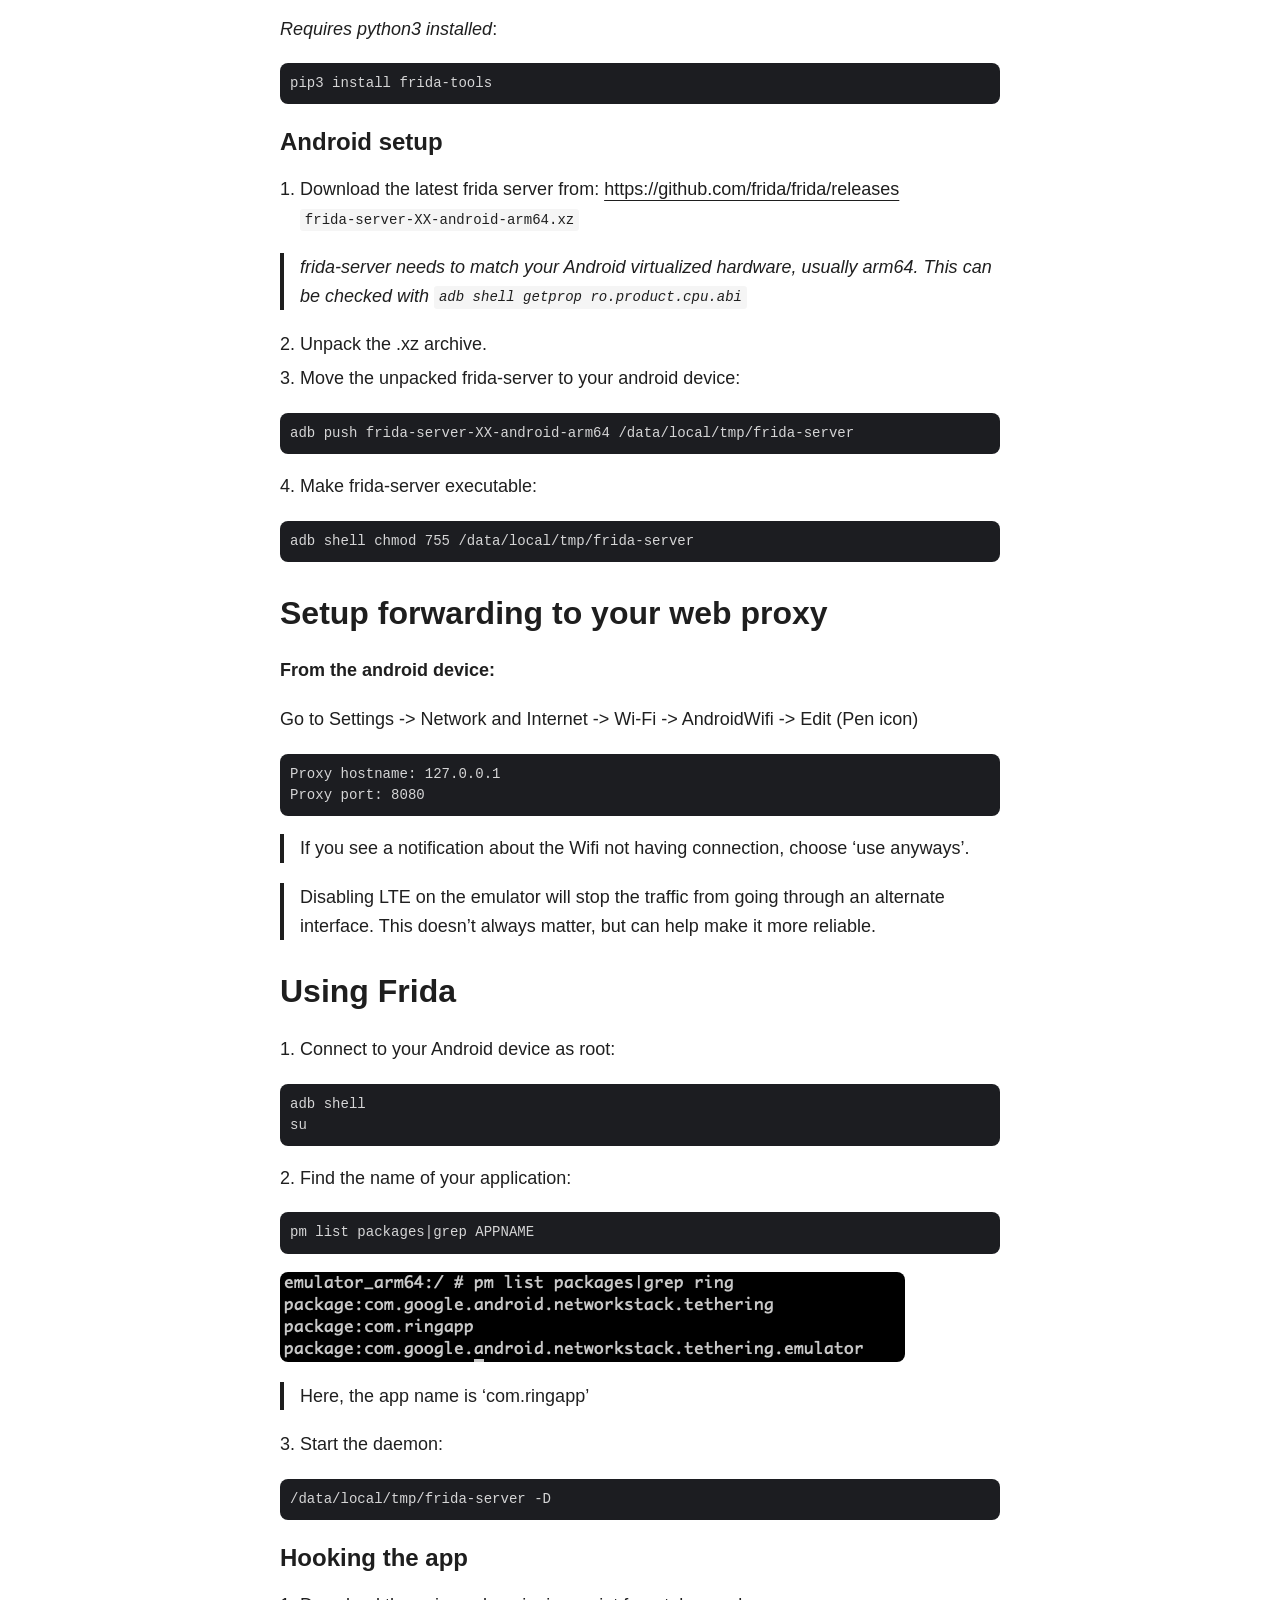
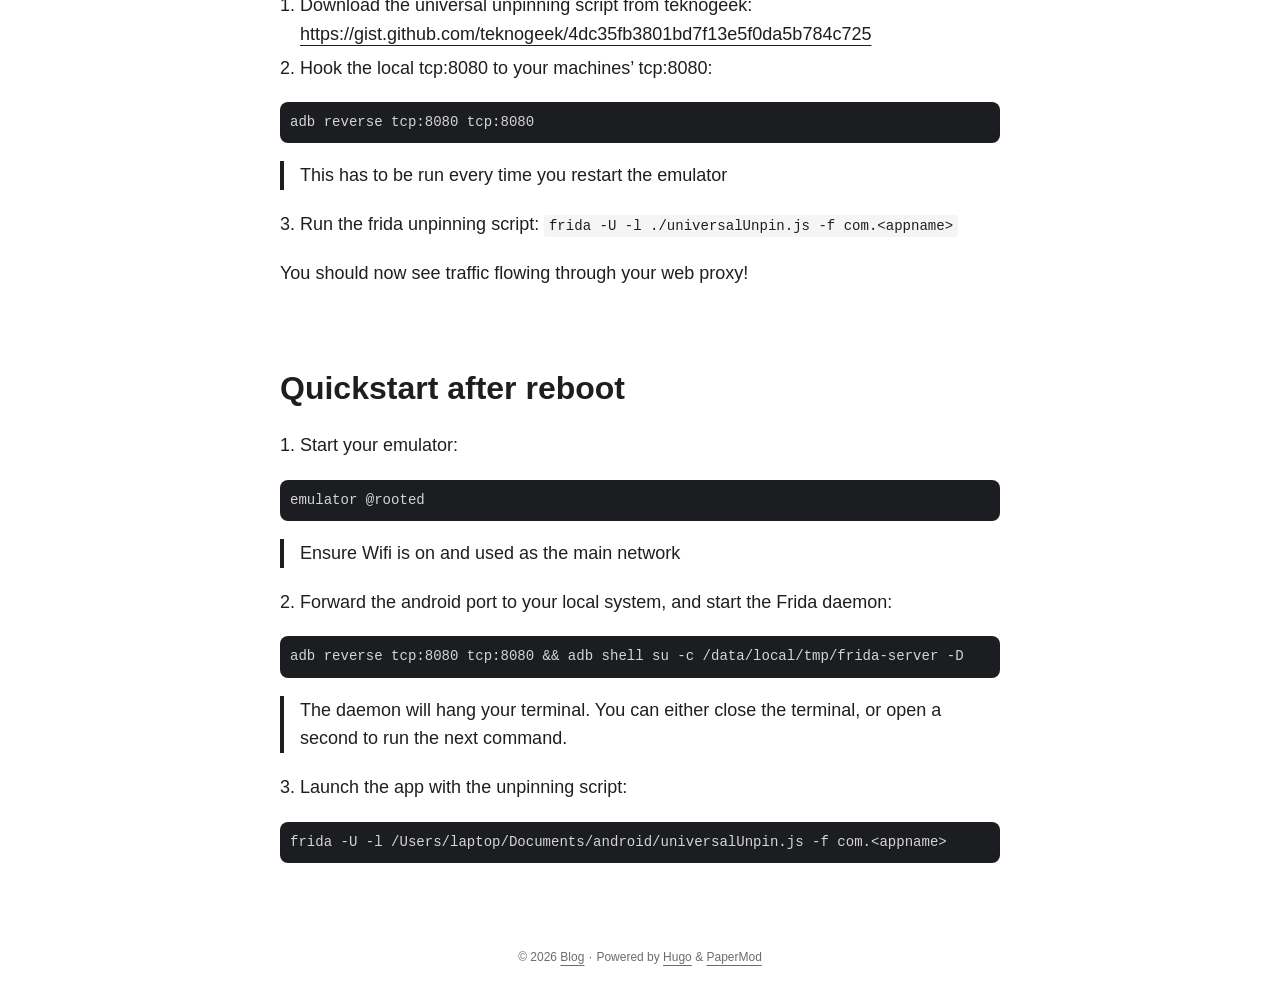
<file: post/unpinning/index.html>
<!DOCTYPE html>
<html lang="en" dir="auto" data-theme="auto">

<head><meta charset="utf-8">
<meta http-equiv="X-UA-Compatible" content="IE=edge">
<meta name="viewport" content="width=device-width, initial-scale=1, shrink-to-fit=no">
<meta name="robots" content="index, follow">
<title>Cert unpinning with Frida | Blog</title>
<meta name="keywords" content="">
<meta name="description" content="This guide will enable you to unpin android applications, and forward traffic to a local proxy (i.e. Burp/Caido/Zap) running on port :8080 on your local machine.
References:
https://gist.github.com/teknogeek/4dc35fb3801bd7f13e5f0da5b784c725
https://gitlab.com/newbit/rootAVD
https://github.com/frida/frida/releases
 
Prerequisites


You should be running an emulated device with Play Store enabled.


You have a rooted device and adb working. If you do not already, follow instructions on https://gitlab.com/newbit/rootAVD



Modern versions of android require you to use the &ldquo;FAKEBOOTIMG&rdquo; option with rootAVD. More info can be found at the link above. You may need to do a clean boot during the setup like so: emulator @device_name -no-snapshot-load">
<meta name="author" content="">
<link rel="canonical" href="https://syndrome-impostor.github.io/post/unpinning/">
<link crossorigin="anonymous" href="/assets/css/stylesheet.85bb0b5224532cdf5ebf01d3a3a8759a149d086328c34849e538da4808303f7e.css" integrity="sha256-hbsLUiRTLN9evwHTo6h1mhSdCGMow0hJ5TjaSAgwP34=" rel="preload stylesheet" as="style">
<link rel="icon" href="https://syndrome-impostor.github.io/favicon.ico">
<link rel="icon" type="image/png" sizes="16x16" href="https://syndrome-impostor.github.io/favicon-16x16.png">
<link rel="icon" type="image/png" sizes="32x32" href="https://syndrome-impostor.github.io/favicon-32x32.png">
<link rel="apple-touch-icon" href="https://syndrome-impostor.github.io/apple-touch-icon.png">
<link rel="mask-icon" href="https://syndrome-impostor.github.io/safari-pinned-tab.svg">
<meta name="theme-color" content="#2e2e33">
<meta name="msapplication-TileColor" content="#2e2e33">
<link rel="alternate" hreflang="en" href="https://syndrome-impostor.github.io/post/unpinning/">
<noscript>
    <style>
        #theme-toggle,
        .top-link {
            display: none;
        }

    </style>
    <style>
        @media (prefers-color-scheme: dark) {
            :root {
                --theme: rgb(29, 30, 32);
                --entry: rgb(46, 46, 51);
                --primary: rgb(218, 218, 219);
                --secondary: rgb(155, 156, 157);
                --tertiary: rgb(65, 66, 68);
                --content: rgb(196, 196, 197);
                --code-block-bg: rgb(46, 46, 51);
                --code-bg: rgb(55, 56, 62);
                --border: rgb(51, 51, 51);
                color-scheme: dark;
            }

            .list {
                background: var(--theme);
            }

            .toc {
                background: var(--entry);
            }
        }

    </style>
</noscript>
<script>
    if (localStorage.getItem("pref-theme") === "dark") {
        document.querySelector("html").dataset.theme = 'dark';
    } else if (localStorage.getItem("pref-theme") === "light") {
       document.querySelector("html").dataset.theme = 'light';
    } else if (window.matchMedia('(prefers-color-scheme: dark)').matches) {
        document.querySelector("html").dataset.theme = 'dark';
    } else {
        document.querySelector("html").dataset.theme = 'light';
    }

</script><meta property="og:url" content="https://syndrome-impostor.github.io/post/unpinning/">
  <meta property="og:site_name" content="Blog">
  <meta property="og:title" content="Cert unpinning with Frida">
  <meta property="og:description" content="This guide will enable you to unpin android applications, and forward traffic to a local proxy (i.e. Burp/Caido/Zap) running on port :8080 on your local machine.
References:
https://gist.github.com/teknogeek/4dc35fb3801bd7f13e5f0da5b784c725
https://gitlab.com/newbit/rootAVD
https://github.com/frida/frida/releases
Prerequisites You should be running an emulated device with Play Store enabled.
You have a rooted device and adb working. If you do not already, follow instructions on https://gitlab.com/newbit/rootAVD
Modern versions of android require you to use the “FAKEBOOTIMG” option with rootAVD. More info can be found at the link above. You may need to do a clean boot during the setup like so: emulator @device_name -no-snapshot-load">
  <meta property="og:locale" content="en_us">
  <meta property="og:type" content="article">
    <meta property="article:section" content="post">
    <meta property="article:published_time" content="2024-09-22T20:45:56-07:00">
    <meta property="article:modified_time" content="2024-09-22T20:45:56-07:00">

  <meta name="twitter:card" content="summary">
  <meta name="twitter:title" content="Cert unpinning with Frida">
  <meta name="twitter:description" content="This guide will enable you to unpin android applications, and forward traffic to a local proxy (i.e. Burp/Caido/Zap) running on port :8080 on your local machine.
References:
https://gist.github.com/teknogeek/4dc35fb3801bd7f13e5f0da5b784c725
https://gitlab.com/newbit/rootAVD
https://github.com/frida/frida/releases
Prerequisites You should be running an emulated device with Play Store enabled.
You have a rooted device and adb working. If you do not already, follow instructions on https://gitlab.com/newbit/rootAVD
Modern versions of android require you to use the “FAKEBOOTIMG” option with rootAVD. More info can be found at the link above. You may need to do a clean boot during the setup like so: emulator @device_name -no-snapshot-load">


<script type="application/ld+json">
{
  "@context": "https://schema.org",
  "@type": "BreadcrumbList",
  "itemListElement": [
    {
      "@type": "ListItem",
      "position":  1 ,
      "name": "Posts",
      "item": "https://syndrome-impostor.github.io/post/"
    }, 
    {
      "@type": "ListItem",
      "position":  2 ,
      "name": "Cert unpinning with Frida",
      "item": "https://syndrome-impostor.github.io/post/unpinning/"
    }
  ]
}
</script>
<script type="application/ld+json">
{
  "@context": "https://schema.org",
  "@type": "BlogPosting",
  "headline": "Cert unpinning with Frida",
  "name": "Cert unpinning with Frida",
  "description": "This guide will enable you to unpin android applications, and forward traffic to a local proxy (i.e. Burp/Caido/Zap) running on port :8080 on your local machine.\nReferences:\nhttps://gist.github.com/teknogeek/4dc35fb3801bd7f13e5f0da5b784c725\nhttps://gitlab.com/newbit/rootAVD\nhttps://github.com/frida/frida/releases\nPrerequisites You should be running an emulated device with Play Store enabled.\nYou have a rooted device and adb working. If you do not already, follow instructions on https://gitlab.com/newbit/rootAVD\nModern versions of android require you to use the \u0026ldquo;FAKEBOOTIMG\u0026rdquo; option with rootAVD. More info can be found at the link above. You may need to do a clean boot during the setup like so: emulator @device_name -no-snapshot-load\n",
  "keywords": [
    
  ],
  "articleBody": "This guide will enable you to unpin android applications, and forward traffic to a local proxy (i.e. Burp/Caido/Zap) running on port :8080 on your local machine.\nReferences:\nhttps://gist.github.com/teknogeek/4dc35fb3801bd7f13e5f0da5b784c725\nhttps://gitlab.com/newbit/rootAVD\nhttps://github.com/frida/frida/releases\nPrerequisites You should be running an emulated device with Play Store enabled.\nYou have a rooted device and adb working. If you do not already, follow instructions on https://gitlab.com/newbit/rootAVD\nModern versions of android require you to use the “FAKEBOOTIMG” option with rootAVD. More info can be found at the link above. You may need to do a clean boot during the setup like so: emulator @device_name -no-snapshot-load\nTo confirm your device is rooted properly: adb root should fail, indicating you’re running a production build:\nConnect to your emulator: adb shell Now that you’re connected to your device, execute these commands: su id Confirm that you see a #, and you are root: Frida Setup Frida runs as client/server. The server runs on your android emulator, and the client runs on the PC with adb.\nClient setup Requires python3 installed:\npip3 install frida-tools Android setup Download the latest frida server from: https://github.com/frida/frida/releases\nfrida-server-XX-android-arm64.xz frida-server needs to match your Android virtualized hardware, usually arm64. This can be checked with adb shell getprop ro.product.cpu.abi\nUnpack the .xz archive. Move the unpacked frida-server to your android device: adb push frida-server-XX-android-arm64 /data/local/tmp/frida-server Make frida-server executable: adb shell chmod 755 /data/local/tmp/frida-server Setup forwarding to your web proxy From the android device:\nGo to Settings -\u003e Network and Internet -\u003e Wi-Fi -\u003e AndroidWifi -\u003e Edit (Pen icon)\nProxy hostname: 127.0.0.1 Proxy port: 8080 If you see a notification about the Wifi not having connection, choose ‘use anyways’.\nDisabling LTE on the emulator will stop the traffic from going through an alternate interface. This doesn’t always matter, but can help make it more reliable.\nUsing Frida Connect to your Android device as root: adb shell su Find the name of your application: pm list packages|grep APPNAME Here, the app name is ‘com.ringapp’\nStart the daemon: /data/local/tmp/frida-server -D Hooking the app Download the universal unpinning script from teknogeek: https://gist.github.com/teknogeek/4dc35fb3801bd7f13e5f0da5b784c725\nHook the local tcp:8080 to your machines’ tcp:8080:\nadb reverse tcp:8080 tcp:8080 This has to be run every time you restart the emulator\nRun the frida unpinning script: frida -U -l ./universalUnpin.js -f com. You should now see traffic flowing through your web proxy!\nQuickstart after reboot Start your emulator: emulator @rooted Ensure Wifi is on and used as the main network\nForward the android port to your local system, and start the Frida daemon: adb reverse tcp:8080 tcp:8080 \u0026\u0026 adb shell su -c /data/local/tmp/frida-server -D The daemon will hang your terminal. You can either close the terminal, or open a second to run the next command.\nLaunch the app with the unpinning script: frida -U -l /Users/laptop/Documents/android/universalUnpin.js -f com. ",
  "wordCount" : "460",
  "inLanguage": "en",
  "datePublished": "2024-09-22T20:45:56-07:00",
  "dateModified": "2024-09-22T20:45:56-07:00",
  "mainEntityOfPage": {
    "@type": "WebPage",
    "@id": "https://syndrome-impostor.github.io/post/unpinning/"
  },
  "publisher": {
    "@type": "Organization",
    "name": "Blog",
    "logo": {
      "@type": "ImageObject",
      "url": "https://syndrome-impostor.github.io/favicon.ico"
    }
  }
}
</script>
</head>
<body id="top">
    <header class="header">
    <nav class="header-nav">
        <div class="logo">
            <a href="https://syndrome-impostor.github.io/" accesskey="h" title="Blog (Alt + H)">Blog</a>
            <div class="logo-switches">
                <button id="theme-toggle" class="theme-toggle" accesskey="t" title="(Alt + T)" aria-label="Toggle theme">
                    <svg class="moon" xmlns="http://www.w3.org/2000/svg" width="18" height="18" viewBox="0 0 24 24"
                        fill="none" stroke="currentColor" stroke-width="2" stroke-linecap="round"
                        stroke-linejoin="round">
                        <path d="M21 12.79A9 9 0 1 1 11.21 3 7 7 0 0 0 21 12.79z"></path>
                    </svg>
                    <svg class="sun" xmlns="http://www.w3.org/2000/svg" width="18" height="18" viewBox="0 0 24 24"
                        fill="none" stroke="currentColor" stroke-width="2" stroke-linecap="round"
                        stroke-linejoin="round">
                        <circle cx="12" cy="12" r="5"></circle>
                        <line x1="12" y1="1" x2="12" y2="3"></line>
                        <line x1="12" y1="21" x2="12" y2="23"></line>
                        <line x1="4.22" y1="4.22" x2="5.64" y2="5.64"></line>
                        <line x1="18.36" y1="18.36" x2="19.78" y2="19.78"></line>
                        <line x1="1" y1="12" x2="3" y2="12"></line>
                        <line x1="21" y1="12" x2="23" y2="12"></line>
                        <line x1="4.22" y1="19.78" x2="5.64" y2="18.36"></line>
                        <line x1="18.36" y1="5.64" x2="19.78" y2="4.22"></line>
                    </svg>
                </button>
            </div>
        </div>
        <ul id="menu" class="menu">
            <li>
                <a href="https://syndrome-impostor.github.io/cves/" title="CVEs">
                    <span>CVEs</span>
                </a>
            </li>
            <li>
                <a href="https://syndrome-impostor.github.io/about/" title="About">
                    <span>About</span>
                </a>
            </li>
        </ul>
    </nav>
</header>
<main class="main">

<article class="post-single">
  <header class="post-header">
    
    <h1 class="post-title entry-hint-parent">
      Cert unpinning with Frida
    </h1>
    <div class="post-meta"><span title='2024-09-22 20:45:56 -0700 PDT'>September 22, 2024</span>

</div>
  </header> 
  <div class="post-content md-content"><p>This guide will enable you to unpin android applications, and forward traffic to a local proxy (i.e. Burp/Caido/Zap) running on port :8080 on your local machine.</p>
<p><strong>References:</strong><br>
<a href="https://gist.github.com/teknogeek/4dc35fb3801bd7f13e5f0da5b784c725">https://gist.github.com/teknogeek/4dc35fb3801bd7f13e5f0da5b784c725</a><br>
<a href="https://gitlab.com/newbit/rootAVD">https://gitlab.com/newbit/rootAVD</a><br>
<a href="https://github.com/frida/frida/releases">https://github.com/frida/frida/releases</a></p>
<p> </p>
<h2 id="prerequisites">Prerequisites<a hidden class="anchor" aria-hidden="true" href="#prerequisites">#</a></h2>
<ul>
<li>
<p>You should be running an emulated device with Play Store enabled.</p>
</li>
<li>
<p>You have a rooted device and adb working. If you do not already, follow instructions on <a href="https://gitlab.com/newbit/rootAVD">https://gitlab.com/newbit/rootAVD</a></p>
</li>
</ul>
<blockquote>
<p><em>Modern versions of android require you to use the &ldquo;FAKEBOOTIMG&rdquo; option with rootAVD. More info can be found at the link above. You may need to do a clean boot during the setup like so: <code>emulator @device_name -no-snapshot-load</code></em></p>
</blockquote>
<h3 id="to-confirm-your-device-is-rooted-properly">To confirm your device is rooted properly:<a hidden class="anchor" aria-hidden="true" href="#to-confirm-your-device-is-rooted-properly">#</a></h3>
<ol>
<li><code>adb root</code> should fail, indicating you&rsquo;re running a production build:<br>
<img alt="adb root" loading="lazy" src="/post/unpinning/images/adbroot.png"></li>
<li>Connect to your emulator:</li>
</ol>
<pre tabindex="0"><code>adb shell
</code></pre><ol start="3">
<li>Now that you&rsquo;re connected to your device, execute these commands:</li>
</ol>
<pre tabindex="0"><code>su
id
</code></pre><ol start="4">
<li>Confirm that you see a #, and you are root:</li>
</ol>
<p><img alt="adb shell" loading="lazy" src="/post/unpinning/images/adbshell.png"></p>
<p> </p>
<h1 id="frida-setup">Frida Setup<a hidden class="anchor" aria-hidden="true" href="#frida-setup">#</a></h1>
<p>Frida runs as client/server. The server runs on your android emulator, and the client runs on the PC with adb.</p>
<h3 id="client-setup">Client setup<a hidden class="anchor" aria-hidden="true" href="#client-setup">#</a></h3>
<p><em>Requires python3 installed</em>:</p>
<pre tabindex="0"><code>pip3 install frida-tools
</code></pre><h3 id="android-setup">Android setup<a hidden class="anchor" aria-hidden="true" href="#android-setup">#</a></h3>
<ol>
<li>Download the latest frida server from: <a href="https://github.com/frida/frida/releases">https://github.com/frida/frida/releases</a><br>
<code>frida-server-XX-android-arm64.xz</code></li>
</ol>
<blockquote>
<p><em>frida-server needs to match your Android virtualized hardware, usually arm64. This can be checked with <code>adb shell getprop ro.product.cpu.abi</code></em></p>
</blockquote>
<ol start="2">
<li>Unpack the .xz archive.</li>
<li>Move the unpacked frida-server to your android device:</li>
</ol>
<pre tabindex="0"><code>adb push frida-server-XX-android-arm64 /data/local/tmp/frida-server
</code></pre><ol start="4">
<li>Make frida-server executable:</li>
</ol>
<pre tabindex="0"><code>adb shell chmod 755 /data/local/tmp/frida-server
</code></pre><h2 id="setup-forwarding-to-your-web-proxy">Setup forwarding to your web proxy<a hidden class="anchor" aria-hidden="true" href="#setup-forwarding-to-your-web-proxy">#</a></h2>
<p><strong>From the android device:</strong></p>
<p>Go to Settings -&gt; Network and Internet -&gt; Wi-Fi -&gt; AndroidWifi -&gt; Edit (Pen icon)</p>
<pre tabindex="0"><code>Proxy hostname: 127.0.0.1
Proxy port: 8080
</code></pre><blockquote>
<p>If you see a notification about the Wifi not having connection, choose &lsquo;use anyways&rsquo;.</p>
</blockquote>
<blockquote>
<p>Disabling LTE on the emulator will stop the traffic from going through an alternate interface. This doesn&rsquo;t always matter, but can help make it more reliable.</p>
</blockquote>
<h2 id="using-frida">Using Frida<a hidden class="anchor" aria-hidden="true" href="#using-frida">#</a></h2>
<ol>
<li>Connect to your Android device as root:</li>
</ol>
<pre tabindex="0"><code>adb shell
su
</code></pre><ol start="2">
<li>Find the name of your application:</li>
</ol>
<pre tabindex="0"><code>pm list packages|grep APPNAME
</code></pre><p><img alt="Package name" loading="lazy" src="/post/unpinning/images/package.png"></p>
<blockquote>
<p>Here, the app name is &lsquo;com.ringapp&rsquo;</p>
</blockquote>
<ol start="3">
<li>Start the daemon:</li>
</ol>
<pre tabindex="0"><code>/data/local/tmp/frida-server -D
</code></pre><h3 id="hooking-the-app">Hooking the app<a hidden class="anchor" aria-hidden="true" href="#hooking-the-app">#</a></h3>
<ol>
<li>
<p>Download the universal unpinning script from teknogeek: <a href="https://gist.github.com/teknogeek/4dc35fb3801bd7f13e5f0da5b784c725">https://gist.github.com/teknogeek/4dc35fb3801bd7f13e5f0da5b784c725</a></p>
</li>
<li>
<p>Hook the local tcp:8080 to your machines&rsquo; tcp:8080:</p>
</li>
</ol>
<pre tabindex="0"><code>adb reverse tcp:8080 tcp:8080
</code></pre><blockquote>
<p>This has to be run every time you restart the emulator</p>
</blockquote>
<ol start="3">
<li>Run the frida unpinning script: <code>frida -U -l ./universalUnpin.js -f com.&lt;appname&gt;</code></li>
</ol>
<p>You should now see traffic flowing through your web proxy!</p>
<p> </p>
<h2 id="quickstart-after-reboot">Quickstart after reboot<a hidden class="anchor" aria-hidden="true" href="#quickstart-after-reboot">#</a></h2>
<ol>
<li>Start your emulator:</li>
</ol>
<pre tabindex="0"><code>emulator @rooted
</code></pre><blockquote>
<p>Ensure Wifi is on and used as the main network</p>
</blockquote>
<ol start="2">
<li>Forward the android port to your local system, and start the Frida daemon:</li>
</ol>
<pre tabindex="0"><code>adb reverse tcp:8080 tcp:8080 &amp;&amp; adb shell su -c /data/local/tmp/frida-server -D
</code></pre><blockquote>
<p>The daemon will hang your terminal. You can either close the terminal, or open a second to run the next command.</p>
</blockquote>
<ol start="3">
<li>Launch the app with the unpinning script:</li>
</ol>
<pre tabindex="0"><code>frida -U -l /Users/laptop/Documents/android/universalUnpin.js -f com.&lt;appname&gt;
</code></pre>

  </div>

  <footer class="post-footer">
    <ul class="post-tags">
    </ul>
  </footer>
</article>
    </main>
    
<footer class="footer">
        <span>&copy; 2026 <a href="https://syndrome-impostor.github.io/">Blog</a></span> · 

    <span>
        Powered by
        <a href="https://gohugo.io/" rel="noopener noreferrer" target="_blank">Hugo</a> &
        <a href="https://github.com/adityatelange/hugo-PaperMod/" rel="noopener" target="_blank">PaperMod</a>
    </span>
</footer>
<a href="#top" id="top-link" class="top-link hidden" aria-label="go to top" title="Go to Top (Alt + G)" accesskey="g">
    <svg xmlns="http://www.w3.org/2000/svg" viewBox="0 0 24 24" fill="none" stroke="currentColor" stroke-width="2"
        stroke-linecap="round" stroke-linejoin="round" class="feather feather-chevrons-up">
        <polyline points="17 11 12 6 7 11"></polyline>
        <polyline points="17 18 12 13 7 18"></polyline>
    </svg>
</a>

<script>
    let menu = document.getElementById('menu');
    if (menu) {
        
        const scrollPosition = localStorage.getItem("menu-scroll-position");
        if (scrollPosition) {
            menu.scrollLeft = parseInt(scrollPosition, 10);
        }
        
        menu.onscroll = function () {
            localStorage.setItem("menu-scroll-position", menu.scrollLeft);
        }
    }

    document.querySelectorAll('a[href^="#"]').forEach(anchor => {
        anchor.addEventListener("click", function (e) {
            e.preventDefault();
            var id = this.getAttribute("href").substr(1);
            if (!window.matchMedia('(prefers-reduced-motion: reduce)').matches) {
                document.querySelector(`[id='${decodeURIComponent(id)}']`).scrollIntoView({
                    behavior: "smooth"
                });
            } else {
                document.querySelector(`[id='${decodeURIComponent(id)}']`).scrollIntoView();
            }
            if (id === "top") {
                history.replaceState(null, null, " ");
            } else {
                history.pushState(null, null, `#${id}`);
            }
        });
    });

</script>
<script>
    var toplink = document.getElementById("top-link");
    window.onscroll = function () {
        const scrollThreshold = window.innerHeight;
        if (document.body.scrollTop > scrollThreshold || document.documentElement.scrollTop > scrollThreshold) {
            toplink.classList.remove("hidden");
        } else {
            toplink.classList.add("hidden");
        }
    };

</script>
<script>
    document.getElementById("theme-toggle").addEventListener("click", () => {
        const html = document.querySelector("html");
        if (html.dataset.theme === "dark") {
            html.dataset.theme = 'light';
            localStorage.setItem("pref-theme", 'light');
        } else {
            html.dataset.theme = 'dark';
            localStorage.setItem("pref-theme", 'dark');
        }
    })

</script>
</body>

</html>
</file>
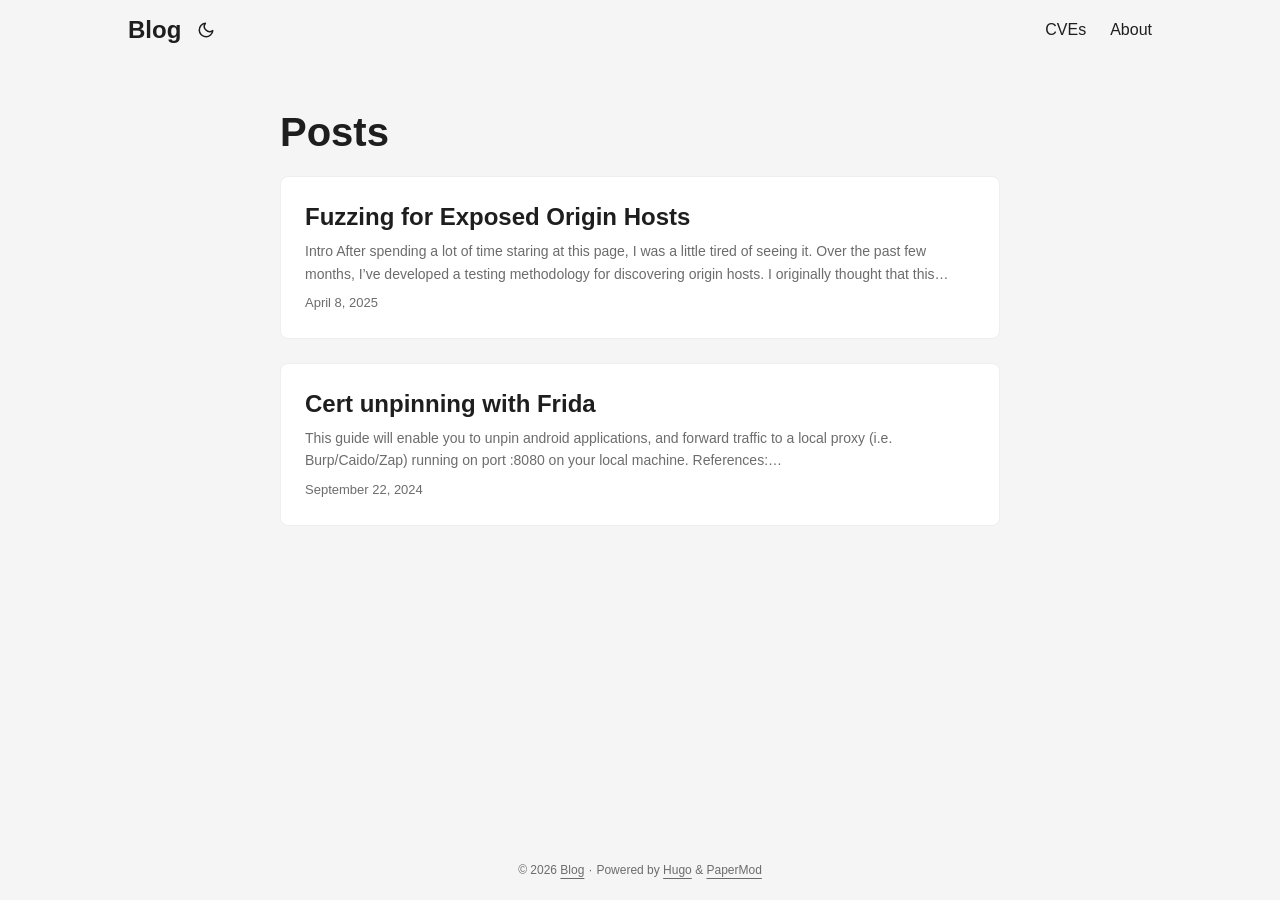
<file: post/page/1/index.html>
<!DOCTYPE html>
<html lang="en-us">
  <head>
    <title>https://syndrome-impostor.github.io/post/</title>
    <link rel="canonical" href="https://syndrome-impostor.github.io/post/">
    <meta charset="utf-8">
    <meta http-equiv="refresh" content="0; url=https://syndrome-impostor.github.io/post/">
  </head>
</html>
</file>
<file: assets/css/stylesheet.85bb0b5224532cdf5ebf01d3a3a8759a149d086328c34849e538da4808303f7e.css>
/*
  PaperMod v8+
  License: MIT https://github.com/adityatelange/hugo-PaperMod/blob/master/LICENSE
  Copyright (c) 2020 nanxiaobei and adityatelange
  Copyright (c) 2021-2026 adityatelange
*/
:root{--gap:24px;--content-gap:20px;--nav-width:1024px;--main-width:720px;--header-height:60px;--footer-height:60px;--radius:8px;--theme:rgb(255, 255, 255);--entry:rgb(255, 255, 255);--primary:rgb(30, 30, 30);--secondary:rgb(108, 108, 108);--tertiary:rgb(214, 214, 214);--content:rgb(31, 31, 31);--code-block-bg:rgb(28, 29, 33);--code-bg:rgb(245, 245, 245);--border:rgb(238, 238, 238);color-scheme:light}:root[data-theme=dark]{--theme:rgb(29, 30, 32);--entry:rgb(46, 46, 51);--primary:rgb(218, 218, 219);--secondary:rgb(155, 156, 157);--tertiary:rgb(65, 66, 68);--content:rgb(196, 196, 197);--code-block-bg:rgb(46, 46, 51);--code-bg:rgb(55, 56, 62);--border:rgb(51, 51, 51);color-scheme:dark}.list{background:var(--code-bg)}[data-theme=dark] .list{background:var(--theme)}*,::after,::before{box-sizing:border-box}html{-webkit-tap-highlight-color:transparent;overflow-y:scroll;-webkit-text-size-adjust:100%;text-size-adjust:100%}a,button,body,h1,h2,h3,h4,h5,h6{color:var(--primary)}body{font-family:-apple-system,BlinkMacSystemFont,segoe ui,Roboto,Oxygen,Ubuntu,Cantarell,open sans,helvetica neue,sans-serif;font-size:18px;line-height:1.6;word-break:break-word;background:var(--theme)}article,aside,figcaption,figure,footer,header,hgroup,main,nav,section,table{display:block}h1,h2,h3,h4,h5,h6{line-height:1.2}h1,h2,h3,h4,h5,h6,p{margin-top:0;margin-bottom:0}ul{padding:0}a{text-decoration:none}body,figure,ul{margin:0}table{width:100%;border-collapse:collapse;border-spacing:0;overflow-x:auto;word-break:keep-all}button,input,textarea{padding:0;font:inherit;background:0 0;border:0}input,textarea{outline:0}button,input[type=button],input[type=submit]{cursor:pointer}input:-webkit-autofill,textarea:-webkit-autofill{box-shadow:0 0 0 50px var(--theme)inset}img{display:block;max-width:100%}.not-found{position:absolute;left:0;right:0;display:flex;align-items:center;justify-content:center;height:80%;font-size:160px;font-weight:700}.archive-posts{width:100%;font-size:16px}.archive-year{margin-top:40px}.archive-year:not(:last-of-type){border-bottom:2px solid var(--border)}.archive-month{display:flex;align-items:flex-start;padding:10px 0}.archive-month-header{margin:25px 0;width:200px}.archive-month:not(:last-of-type){border-bottom:1px solid var(--border)}.archive-entry{position:relative;padding:5px;margin:10px 0}.archive-entry-title{margin:5px 0;font-weight:400}.archive-count,.archive-meta{color:var(--secondary);font-size:14px}.footer,.top-link{font-size:12px;color:var(--secondary)}.footer{max-width:calc(var(--main-width) + var(--gap) * 2);margin:auto;padding:calc((var(--footer-height) - var(--gap))/2)var(--gap);text-align:center;line-height:24px}.footer span{margin-inline-start:1px;margin-inline-end:1px}.footer span:last-child{white-space:nowrap}.footer a{color:inherit;text-underline-offset:.25rem;text-decoration:underline}.top-link{position:fixed;bottom:4rem;right:2rem;z-index:99;background:var(--tertiary);width:2.5rem;height:2.5rem;padding:10px;border-radius:64px;transition:visibility .3s,opacity .3s cubic-bezier(.4,0,1,1)}.hidden{visibility:hidden;opacity:0}.top-link,.top-link svg{filter:drop-shadow(0 0 0 var(--theme))}.footer a:hover,.top-link:hover{color:var(--primary)}.header-nav{display:flex;flex-wrap:wrap;justify-content:space-between;max-width:calc(var(--nav-width) + var(--gap) * 2);margin-inline-start:auto;margin-inline-end:auto;line-height:var(--header-height)}.header-nav a{display:block}.logo,.menu{display:flex;margin:auto var(--gap)}.logo{align-items:center;column-gap:.55rem;flex-wrap:wrap}.logo a{font-size:24px;font-weight:700;display:flex;align-items:center;column-gap:.55rem}.logo a img,.logo a svg{pointer-events:none;border-radius:6px}.theme-toggle{padding:0 .4rem}[data-theme=dark] .moon{display:none}[data-theme=light] .sun{display:none}.logo-switches{display:inline-flex;gap:.4rem;align-items:inherit;min-height:stretch;flex-wrap:inherit}.logo-switches>*{min-height:inherit;align-items:center;display:inline-flex}.lang-menu *{display:inherit;min-height:inherit;align-items:inherit}.lang-menu a{font-size:1rem;font-weight:500;padding:0 .4rem;display:inline-flex}.menu{list-style:none;word-break:keep-all;overflow-x:auto;white-space:nowrap}.menu li+li{margin-inline-start:var(--gap)}.menu a{font-size:16px}.menu .active{font-weight:500;border-bottom:2px solid}.main{position:relative;min-height:calc(100vh - var(--header-height) - var(--footer-height));max-width:calc(var(--main-width) + var(--gap) * 2);margin:auto;padding:var(--gap)}.page-header h1{font-size:40px}.pagination{display:flex}.pagination a{color:var(--theme);font-size:13px;line-height:36px;background:var(--primary);border-radius:calc(36px/2);padding:0 16px}.pagination .next{margin-inline-start:auto}.social-icons a{display:inline-flex;padding:10px}.social-icons a svg{height:26px;width:26px}code{direction:ltr}div.highlight,pre{position:relative}.copy-code{display:none;position:absolute;top:4px;right:4px;color:rgba(255,255,255,.8);background:rgba(78,78,78,.8);border-radius:var(--radius);padding:0 5px;font-size:14px;user-select:none}div.highlight:hover .copy-code,pre:hover .copy-code{display:block}.md-content h3,.md-content h4,.md-content h5,.md-content h6{margin:24px 0 16px}.md-content h1{margin:40px auto 32px;font-size:40px}.md-content h2{margin:32px auto 24px;font-size:32px}.md-content h3{font-size:24px}.md-content h4{font-size:16px}.md-content h5{font-size:14px}.md-content h6{font-size:12px}.md-content a{text-underline-offset:.3rem;text-decoration:underline}.md-content del{text-decoration:line-through}.md-content dl,.md-content ol,.md-content p,.md-content figure,.md-content ul{margin-bottom:var(--content-gap)}.md-content ol,.md-content ul{padding-inline-start:20px}.md-content li{margin-top:5px}.md-content li p{margin-bottom:0}.md-content dl{display:flex;flex-wrap:wrap;margin:0}.md-content dt{width:25%;font-weight:700}.md-content dd{width:75%;margin-inline-start:0;padding-inline-start:10px}.md-content dd~dd,.md-content dt~dt{margin-top:10px}.md-content table{margin-bottom:var(--content-gap)}.md-content table th,.md-content table:not(.highlighttable,.highlight table,.gist .highlight) td{min-width:80px;padding:8px 5px;line-height:1.5;border-bottom:1px solid var(--border)}.md-content table th{text-align:start}.md-content table:not(.highlighttable) td code:only-child{margin:auto 0}.md-content .highlight table{border-radius:var(--radius)}.md-content .highlight:not(table){margin-bottom:var(--content-gap);background:var(--code-block-bg)!important;border-radius:var(--radius);direction:ltr}.md-content li>.highlight{margin-inline-end:0}.md-content ul pre{margin-inline-start:calc(var(--gap) * -2)}.md-content .highlight pre{margin:0}.md-content .highlighttable{table-layout:fixed}.md-content .highlighttable td:first-child{width:40px}.md-content .highlighttable td .linenodiv{padding-inline-end:0!important}.md-content .highlighttable td .highlight,.md-content .highlighttable td .linenodiv pre{margin-bottom:0}.post-content code{padding:.2rem .3rem;font-size:.78em;line-height:1.5;background:var(--code-bg);border-radius:.2rem}.md-content pre code{display:grid;margin:auto 0;padding:10px;color:#d5d5d6;background:var(--code-block-bg)!important;border-radius:var(--radius);overflow-x:auto;word-break:break-all}.md-content blockquote{margin:1rem 0;padding-inline-start:1rem;border-inline-start:.3rem solid var(--primary)}.md-content hr{margin:30px 0;height:2px;background:var(--tertiary);border:0}.md-content iframe{max-width:100%}.md-content img{border-radius:var(--radius);margin:1rem 0}.md-content img[src*="#center"]{margin:1rem auto}.md-content figure.align-center{text-align:center}.md-content figure>figcaption{color:var(--primary);font-size:16px;font-weight:700;margin:8px 0 16px}.md-content figure>figcaption>p{color:var(--secondary);font-size:14px;font-weight:400}.md-content h1:hover .anchor,.md-content h2:hover .anchor,.md-content h3:hover .anchor,.md-content h4:hover .anchor,.md-content h5:hover .anchor,.md-content h6:hover .anchor{display:inline-flex;color:var(--secondary);margin-inline-start:8px;font-weight:500;user-select:none}.md-content img.in-text{display:inline;margin:auto}mark{border-radius:2px;padding:0 2px}audio{display:block;width:100%;border:1px solid var(--border);border-radius:var(--radius);overflow:hidden;height:2.5rem;margin-bottom:var(--content-gap)}audio::-webkit-media-controls-enclosure{border-radius:0}video{border:1px solid var(--code-bg);border-radius:var(--radius);max-width:100%}.first-entry{position:relative;display:flex;flex-direction:column;justify-content:center;min-height:320px;margin:var(--gap)0 calc(var(--gap) * 2)}.first-entry .entry-header{overflow:hidden;display:-webkit-box;-webkit-box-orient:vertical;-webkit-line-clamp:3}.first-entry .entry-header h1{font-size:34px;line-height:1.3}.first-entry .entry-header h2{font-size:40px}.first-entry .entry-content{margin:14px 0;font-size:16px;-webkit-line-clamp:3}.first-entry .entry-footer{font-size:14px}.home-info .entry-content{-webkit-line-clamp:unset;margin:0}.home-info .social-icons a:first-of-type{padding-inline-start:0}.post-entry{position:relative;margin-bottom:var(--gap);padding:var(--gap);background:var(--entry);border-radius:var(--radius);transition:transform .1s;border:1px solid var(--border)}.post-entry:active{transform:scale(.96)}.tag-entry .entry-cover{display:none}.entry-header h2{font-size:24px;line-height:1.3}.entry-content{margin:8px 0;color:var(--secondary);font-size:14px;line-height:1.6;overflow:hidden;display:-webkit-box;-webkit-box-orient:vertical;-webkit-line-clamp:2}.home-info .entry-content p{margin-block-start:1em;margin-block-end:1em}.entry-footer{color:var(--secondary);font-size:13px}.entry-link{position:absolute;left:0;right:0;top:0;bottom:0}.entry-hint{color:var(--secondary)}.entry-hint-parent{display:flex;justify-content:space-between}.entry-cover{font-size:14px;margin-bottom:var(--gap);text-align:center;border-radius:var(--radius);display:flex;flex-direction:column;gap:.5rem}.entry-cover img{border-radius:var(--radius);width:100%;height:auto}.entry-cover a{text-underline-offset:.3rem;text-decoration:underline}.page-header,.post-header{margin:24px auto var(--content-gap)}.post-title{font-size:40px}.post-description{margin-top:10px}.post-meta{margin-top:5px}.post-meta,.breadcrumbs{color:var(--secondary);font-size:14px}.breadcrumbs{display:flex;flex-wrap:wrap;align-items:center;gap:.2rem}.breadcrumbs a{font-size:16px}.breadcrumbs svg{height:1em}.i18n_list{display:inline-flex}.post-meta .i18n_list li{list-style:none;margin:auto 3px}.post-meta a,.toc a:hover{text-underline-offset:.3rem;text-decoration:underline}.post-meta a{color:var(--secondary);text-decoration-style:dotted}details.toc{margin-bottom:var(--content-gap);background:var(--code-bg);border-radius:var(--radius);border:1px solid var(--border)}[data-theme=dark] details.toc{background:var(--entry)}details.toc summary{padding:.5rem 1.2rem;border-radius:var(--radius)}details summary{cursor:pointer;display:list-item;width:100%;margin-inline-start:0;user-select:none}details .title{display:inline;font-weight:500;margin-inline-start:.2rem}details{interpolate-size:allow-keywords}details::details-content{height:0;opacity:0;overflow:clip;transition:height 150ms ease,opacity 150ms ease,content-visibility 150ms allow-discrete}details[open]::details-content{height:auto;opacity:1}details .inner{margin:0 2.4rem;padding-bottom:.6rem}details li ul{margin-inline-start:var(--gap)}.post-content{color:var(--content);margin:30px 0}.post-footer{margin-top:var(--content-gap)}.post-footer>*{margin-bottom:10px}.post-tags{display:flex;flex-wrap:wrap;gap:10px}.post-tags li{display:inline-block}.post-tags a,.share-buttons,.paginav{border-radius:var(--radius);background:var(--code-bg);border:1px solid var(--border)}.post-tags a{display:block;padding:0 14px;color:var(--secondary);font-size:14px;line-height:34px;background:var(--code-bg)}.post-tags a:hover,.paginav a:hover{background:var(--border)}.share-buttons{padding:10px;display:flex;justify-content:center;overflow-x:auto;gap:10px}.share-buttons li,.share-buttons a{display:inline-flex}.share-buttons a:not(:last-of-type){margin-inline-end:12px}.paginav{display:flex;line-height:1.2}.paginav .title{letter-spacing:1px;text-transform:uppercase;font-size:.8rem;color:var(--secondary)}.paginav a{width:50%;display:flex;flex-direction:column;gap:.5rem;padding:.8rem;border-radius:var(--radius)}.paginav span:hover:not(.title){text-underline-offset:.2rem;text-decoration:underline}.paginav .next{margin-inline-start:auto;text-align:right}[dir=rtl] .paginav .next{text-align:left}h1>a>svg{display:inline}.buttons,.main .profile{display:flex;justify-content:center}.main .profile{align-items:center;min-height:calc(100vh - var(--header-height) - var(--footer-height) - (var(--gap) * 2));text-align:center}.profile .profile_inner{display:flex;flex-direction:column;align-items:center;gap:1rem}.profile img{border-radius:50%}.buttons{flex-wrap:wrap;max-width:400px;gap:1rem}.button{background:var(--tertiary);border-radius:var(--radius);padding:.4rem .8rem}.searchbox input{padding:4px 10px;width:100%;color:var(--primary);font-weight:700;border:2px solid var(--tertiary);border-radius:var(--radius)}.searchbox input:focus{border-color:var(--secondary)}.searchResults li{list-style:none;border-radius:var(--radius);padding:10px;margin:10px 0;position:relative;font-weight:500}.searchResults{margin:10px 0;width:100%}.searchResults li:active{transition:transform .1s;transform:scale(.98)}.searchResults a{position:absolute;width:100%;height:100%;top:0;left:0}.searchResults .focus{transform:scale(.98);border:2px solid var(--tertiary)}.terms-tags{display:flex;flex-wrap:wrap;gap:20px;margin-top:var(--content-gap)}.terms-tags li{display:inline-block;font-weight:500}.terms-tags a{display:block;padding:4px 10px;background:var(--tertiary);border-radius:6px;transition:transform .1s}.terms-tags a:active{background:var(--tertiary);transform:scale(.96)}.bg{color:#cad3f5;background-color:#24273a}.chroma{color:#cad3f5;background-color:#24273a}.chroma .err{color:#ed8796}.chroma .lnlinks{outline:none;text-decoration:none;color:inherit}.chroma .lntd{vertical-align:top;padding:0;margin:0;border:0}.chroma .lntable{border-spacing:0;padding:0;margin:0;border:0}.chroma .hl{background-color:#474733}.chroma .lnt{white-space:pre;-webkit-user-select:none;user-select:none;margin-right:.4em;padding:0 .4em;color:#8087a2}.chroma .ln{white-space:pre;-webkit-user-select:none;user-select:none;margin-right:.4em;padding:0 .4em;color:#8087a2}.chroma .line{display:flex}.chroma .k{color:#c6a0f6}.chroma .kc{color:#f5a97f}.chroma .kd{color:#ed8796}.chroma .kn{color:#8bd5ca}.chroma .kp{color:#c6a0f6}.chroma .kr{color:#c6a0f6}.chroma .kt{color:#ed8796}.chroma .na{color:#8aadf4}.chroma .nb{color:#91d7e3}.chroma .bp{color:#91d7e3}.chroma .nc{color:#eed49f}.chroma .no{color:#eed49f}.chroma .nd{color:#8aadf4;font-weight:700}.chroma .ni{color:#8bd5ca}.chroma .ne{color:#f5a97f}.chroma .nf{color:#8aadf4}.chroma .fm{color:#8aadf4}.chroma .nl{color:#91d7e3}.chroma .nn{color:#f5a97f}.chroma .py{color:#f5a97f}.chroma .nt{color:#c6a0f6}.chroma .nv{color:#f4dbd6}.chroma .vc{color:#f4dbd6}.chroma .vg{color:#f4dbd6}.chroma .vi{color:#f4dbd6}.chroma .vm{color:#f4dbd6}.chroma .s{color:#a6da95}.chroma .sa{color:#ed8796}.chroma .sb{color:#a6da95}.chroma .sc{color:#a6da95}.chroma .dl{color:#8aadf4}.chroma .sd{color:#6e738d}.chroma .s2{color:#a6da95}.chroma .se{color:#8aadf4}.chroma .sh{color:#6e738d}.chroma .si{color:#a6da95}.chroma .sx{color:#a6da95}.chroma .sr{color:#8bd5ca}.chroma .s1{color:#a6da95}.chroma .ss{color:#a6da95}.chroma .m{color:#f5a97f}.chroma .mb{color:#f5a97f}.chroma .mf{color:#f5a97f}.chroma .mh{color:#f5a97f}.chroma .mi{color:#f5a97f}.chroma .il{color:#f5a97f}.chroma .mo{color:#f5a97f}.chroma .o{color:#91d7e3;font-weight:700}.chroma .ow{color:#91d7e3;font-weight:700}.chroma .c{color:#6e738d;font-style:italic}.chroma .ch{color:#6e738d;font-style:italic}.chroma .cm{color:#6e738d;font-style:italic}.chroma .c1{color:#6e738d;font-style:italic}.chroma .cs{color:#6e738d;font-style:italic}.chroma .cp{color:#6e738d;font-style:italic}.chroma .cpf{color:#6e738d;font-weight:700;font-style:italic}.chroma .gd{color:#ed8796;background-color:#363a4f}.chroma .ge{font-style:italic}.chroma .gr{color:#ed8796}.chroma .gh{color:#f5a97f;font-weight:700}.chroma .gi{color:#a6da95;background-color:#363a4f}.chroma .gs{font-weight:700}.chroma .gu{color:#f5a97f;font-weight:700}.chroma .gt{color:#ed8796}.chroma .gl{text-decoration:underline}.chroma{background-color:unset!important}.chroma .hl{display:flex}.chroma .lnt{padding:0 0 0 12px}.highlight pre.chroma code{padding:8px 0}.highlight pre.chroma .line .cl,.chroma .ln{padding:0 10px}.chroma .lntd:last-of-type{width:100%}@media screen and (max-width:768px){:root{--gap:14px}.profile img{transform:scale(.85)}.first-entry{min-height:260px}.archive-month{flex-direction:column}.archive-year{margin-top:20px}.footer{padding:calc((var(--footer-height) - var(--gap) - 10px)/2)var(--gap)}}@media screen and (max-width:900px){.list .top-link{transform:translateY(-5rem)}}@media screen and (max-width:340px){.share-buttons{justify-content:unset}}@media(prefers-reduced-motion){.terms-tags a:active,.button:active,.post-entry:active,.top-link,.searchResults .focus,.searchResults li:active{transform:none}}.cve-grid{display:grid;grid-template-columns:repeat(auto-fill,minmax(300px,1fr));gap:1rem;margin-top:1rem}.cve-card{background:var(--entry);border:1px solid var(--border);border-radius:var(--radius);padding:1.5rem;transition:transform .1s}.cve-card:hover{transform:scale(1.01);box-shadow:0 4px 10px rgba(0,0,0,.1)}.cve-header{display:flex;justify-content:space-between;align-items:center;margin-bottom:.5rem;font-family:var(--font-mono)}.cve-id a{font-weight:700;text-decoration:none;color:var(--primary)}.cve-desc{font-size:.95rem;color:var(--secondary);margin:0;line-height:1.5}.cve-badge{font-size:.75rem;padding:3px 8px;border-radius:4px;font-weight:700;letter-spacing:.5px}.cve-badge.critical{background-color:#d90429;color:#fff}.cve-badge.high{background-color:#f97316;color:#fff}.cve-badge.medium{background-color:#facc15;color:#000;border:1px solid #eab308}.cve-badge.low{background-color:#16a34a;color:#fff}
</file>
